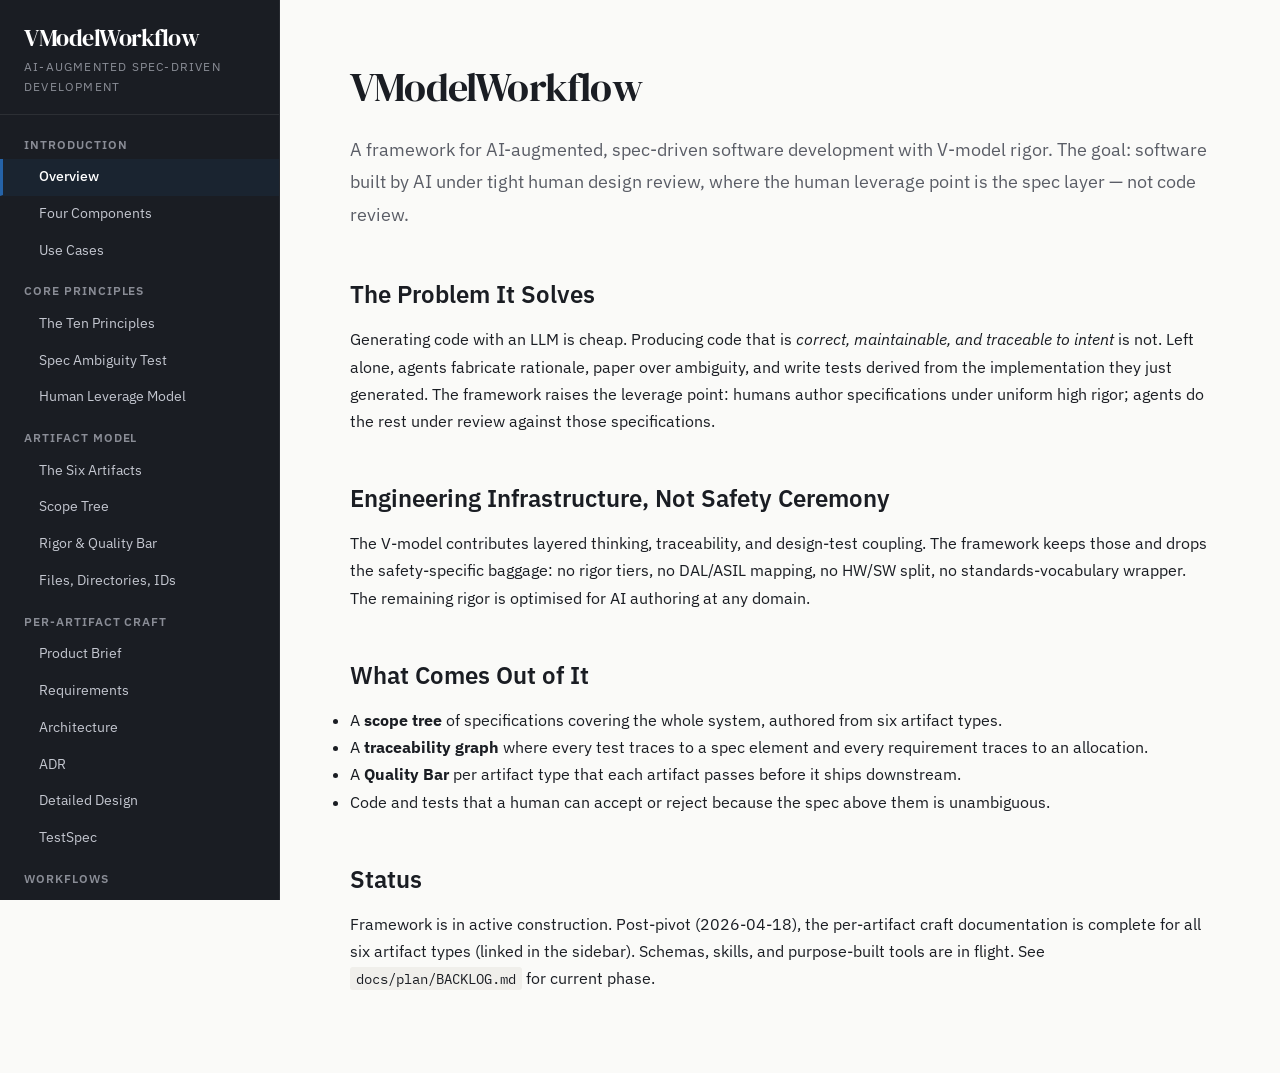
<file: docs/guide/index.html>
<!DOCTYPE html>
<html lang="en">
<head>
  <meta charset="UTF-8">
  <meta name="viewport" content="width=device-width, initial-scale=1.0">
  <title>VModelWorkflow — AI-Augmented Spec-Driven Development</title>
  <link rel="stylesheet" href="css/main.css">
</head>
<body>

<!-- ============================================================
     SIDEBAR
     ============================================================ -->
<aside class="sidebar">
  <div class="sidebar-header">
    <h1>VModelWorkflow</h1>
    <div class="subtitle">AI-Augmented Spec-Driven Development</div>
  </div>

  <nav class="sidebar-nav">
    <div class="nav-group">
      <span class="nav-group-label">Introduction</span>
      <a class="nav-link" data-section="overview" href="#overview">Overview</a>
      <a class="nav-link" data-section="four-components" href="#four-components">Four Components</a>
      <a class="nav-link" data-section="use-cases" href="#use-cases">Use Cases</a>
    </div>

    <div class="nav-group">
      <span class="nav-group-label">Core Principles</span>
      <a class="nav-link" data-section="principles" href="#principles">The Ten Principles</a>
      <a class="nav-link" data-section="spec-ambiguity-test" href="#spec-ambiguity-test">Spec Ambiguity Test</a>
      <a class="nav-link" data-section="human-leverage" href="#human-leverage">Human Leverage Model</a>
    </div>

    <div class="nav-group">
      <span class="nav-group-label">Artifact Model</span>
      <a class="nav-link" data-section="artifact-set" href="#artifact-set">The Six Artifacts</a>
      <a class="nav-link" data-section="scope-tree" href="#scope-tree">Scope Tree</a>
      <a class="nav-link" data-section="quality-bar" href="#quality-bar">Rigor &amp; Quality Bar</a>
      <a class="nav-link" data-section="file-shape" href="#file-shape">Files, Directories, IDs</a>
    </div>

    <div class="nav-group">
      <span class="nav-group-label">Per-Artifact Craft</span>
      <a class="nav-link" href="artifacts/product-brief.html">Product Brief</a>
      <a class="nav-link" href="artifacts/requirements.html">Requirements</a>
      <a class="nav-link" href="artifacts/architecture.html">Architecture</a>
      <a class="nav-link" href="artifacts/adr.html">ADR</a>
      <a class="nav-link" href="artifacts/detailed-design.html">Detailed Design</a>
      <a class="nav-link" href="artifacts/testspec.html">TestSpec</a>
    </div>

    <div class="nav-group">
      <span class="nav-group-label">Workflows</span>
      <a class="nav-link" data-section="spec-greenfield" href="#spec-greenfield">Specification (Greenfield)</a>
      <a class="nav-link" data-section="spec-retrofit" href="#spec-retrofit">Specification (Retrofit)</a>
      <a class="nav-link" data-section="update-mode" href="#update-mode">Update Mode</a>
      <a class="nav-link" data-section="build-workflow" href="#build-workflow">Build Workflow</a>
    </div>

    <div class="nav-group">
      <span class="nav-group-label">Further Reading</span>
      <a class="nav-link" data-section="skills" href="#skills">Skills Architecture</a>
      <a class="nav-link" data-section="references" href="#references">References</a>
    </div>
  </nav>
</aside>

<!-- ============================================================
     MAIN CONTENT
     ============================================================ -->
<main class="main-content">

  <!-- ===================== OVERVIEW ===================== -->
  <section id="overview" class="content-section active">
    <h2>VModelWorkflow</h2>
    <p class="lead">A framework for AI-augmented, spec-driven software development with V-model rigor. The goal: software built by AI under tight human design review, where the human leverage point is the spec layer &mdash; not code review.</p>

    <h3>The Problem It Solves</h3>
    <p>Generating code with an LLM is cheap. Producing code that is <em>correct, maintainable, and traceable to intent</em> is not. Left alone, agents fabricate rationale, paper over ambiguity, and write tests derived from the implementation they just generated. The framework raises the leverage point: humans author specifications under uniform high rigor; agents do the rest under review against those specifications.</p>

    <h3>Engineering Infrastructure, Not Safety Ceremony</h3>
    <p>The V-model contributes layered thinking, traceability, and design-test coupling. The framework keeps those and drops the safety-specific baggage: no rigor tiers, no DAL/ASIL mapping, no HW/SW split, no standards-vocabulary wrapper. The remaining rigor is optimised for AI authoring at any domain.</p>

    <h3>What Comes Out of It</h3>
    <ul>
      <li>A <strong>scope tree</strong> of specifications covering the whole system, authored from six artifact types.</li>
      <li>A <strong>traceability graph</strong> where every test traces to a spec element and every requirement traces to an allocation.</li>
      <li>A <strong>Quality Bar</strong> per artifact type that each artifact passes before it ships downstream.</li>
      <li>Code and tests that a human can accept or reject because the spec above them is unambiguous.</li>
    </ul>

    <h3>Status</h3>
    <p>Framework is in active construction. Post-pivot (2026-04-18), the per-artifact craft documentation is complete for all six artifact types (linked in the sidebar). Schemas, skills, and purpose-built tools are in flight. See <code>docs/plan/BACKLOG.md</code> for current phase.</p>
  </section>

  <!-- ===================== FOUR COMPONENTS ===================== -->
  <section id="four-components" class="content-section">
    <h2>Four Components</h2>
    <p class="lead">Four independently usable components. Adopt one, adopt all four. Full value comes from combining them.</p>

    <div class="card-grid">
      <div class="card">
        <h4>Documentation</h4>
        <p>Single source of truth. Per artifact type: five sections &mdash; V-model context, best practices, anti-patterns, examples, Quality Bar. AI skills are derived from this, not the other way round.</p>
      </div>
      <div class="card">
        <h4>Templates &amp; Schemas</h4>
        <p>Per-artifact YAML schemas encode structural rigor. Canonical Quality Bar YAML encodes semantic rigor. Scaffolder templates seed new artifacts. Schemas are mechanically validatable.</p>
      </div>
      <div class="card">
        <h4>Traceability</h4>
        <p>Forward links live in artifact front-matter. Reverse relationships (<code>realized_by</code>, <code>verified_by</code>, <code>derives</code>) are computed, not stored. Validation rules enforce completeness, cycle-freedom, and reference integrity.</p>
      </div>
      <div class="card">
        <h4>AI Skills</h4>
        <p>Craft skills (standalone authoring/review per artifact type) plus framework skills (orchestration, traceability, retrofit). Built against the documentation. Evaluated on the cheapest viable model tier.</p>
      </div>
    </div>

    <h3>Why Independent</h3>
    <div class="card">
      <p><strong>Documentation alone</strong> &mdash; teaches the craft.</p>
      <p><strong>Templates + docs</strong> &mdash; manual spec authoring.</p>
      <p><strong>Traceability + templates</strong> &mdash; automated completeness checking.</p>
      <p><strong>Craft skills + docs</strong> &mdash; AI-assisted spec authoring without framework-specific machinery.</p>
      <p><strong>All four</strong> &mdash; full AI-augmented spec-driven development.</p>
    </div>
  </section>

  <!-- ===================== USE CASES ===================== -->
  <section id="use-cases" class="content-section">
    <h2>Use Cases</h2>

    <h3>Greenfield Development</h3>
    <p>Top-down through the scope tree. Start at the root with a Product Brief. Decompose into branches (Requirements + Architecture + TestSpec at each level). Terminate at leaves with a Detailed Design + TestSpec. Each layer's specification is authored under human steering before any code is written; agents handle the mechanical decomposition work under review.</p>

    <h3>Legacy Retrofit (Primary Market Entry)</h3>
    <p>Bottom-up from existing code. Topology discovery proposes a scope tree. Per-leaf recovery drafts Detailed Design and TestSpec from code + tests. Branch and root recovery draft Architecture, Requirements, ADRs from child contracts. Human fills rationale; AI never fabricates it. The retrofit output is an honest floor of documentation &mdash; an artifact set with many <code>recovery_status: unknown</code> fields is the correct outcome when rationale is lost, not a partial failure.</p>

    <h3>Target Audience</h3>
    <p>Mid-to-senior software engineers and architects orchestrating AI agents on real codebases. Not a product-management tool; not a rigor-optional framework. If the rigor is not needed for the work at hand, this is not the right tool.</p>

    <h3>First Pilot</h3>
    <p>Java 17, Gradle, JUnit 5. A legacy codebase of ~100k lines, ~10% test coverage, requirements in mixed Word/spreadsheet/DOORS formats. The retrofit path is the primary entry vector.</p>
  </section>

  <!-- ===================== PRINCIPLES ===================== -->
  <section id="principles" class="content-section">
    <h2>The Ten Core Principles</h2>
    <p class="lead">Load-bearing axioms. Every later decision in the framework implements one or more of these.</p>

    <ol>
      <li>
        <strong>Documentation is the foundation.</strong>
        Domain knowledge lives in docs first; schemas, templates, skills are derived. If we cannot explain it in docs, we cannot claim AI skills will produce compliant output.
      </li>
      <li>
        <strong>Spec Ambiguity Test.</strong>
        Every specification artifact &mdash; at every layer &mdash; must be unambiguous enough that a junior engineer or low-mid-tier AI could act on it without guessing. Meta-gate for all specification work.
      </li>
      <li>
        <strong>Uniform high rigor.</strong>
        No rigor tiers. Every artifact is authored at maximum rigor. Rigor is encoded per-artifact as a Quality Bar checklist, not as a configurable level.
      </li>
      <li>
        <strong>Workflow decoupling.</strong>
        Specification, Build, and Retrofit are independent workflows, loosely coupled through artifacts only. No workflow calls, subscribes to, or has runtime knowledge of another.
      </li>
      <li>
        <strong>Tool/skill split.</strong>
        Tools do mechanical deterministic work (no LLM). Skills do interpretive creative work (LLM-driven). Never skills for what tools can do; never tools for what needs judgment.
      </li>
      <li>
        <strong>Tools as independent products.</strong>
        The framework bundles no tools. Tools live in their own repos, are distributed separately, and are invoked via stable CLI contracts. Each project declares its available subset.
      </li>
      <li>
        <strong>Retrofit never fabricates.</strong>
        AI must never invent content that is not derivable from code, tests, or committed evidence. Human-only fields default to <code>recovery_status: unknown</code> unless a human supplies them.
      </li>
      <li>
        <strong>Human leverage at the spec level.</strong>
        The human reviews specifications &mdash; where design intent lives &mdash; not code. Upper layers have higher human involvement per change; lower layers have higher AI autonomy.
      </li>
      <li>
        <strong>Components are independent (SOLID).</strong>
        No forced coupling between Documentation, Templates, Traceability, and Skills. Adopt incrementally.
      </li>
      <li>
        <strong>Tests derive from the layer's artifact, not from the code below.</strong>
        Unit tests derive from Detailed Design. Integration tests from Architecture. System tests from Product Brief + root Requirements. V-model verification restored.
      </li>
    </ol>
  </section>

  <!-- ===================== SPEC AMBIGUITY TEST ===================== -->
  <section id="spec-ambiguity-test" class="content-section">
    <h2>The Spec Ambiguity Test</h2>
    <p class="lead">The universal meta-gate. Every specification artifact at every layer must pass it before it is allowed downstream.</p>

    <div class="card" style="border-left: 4px solid var(--accent-trace);">
      <h4>The Test</h4>
      <p>Could a <em>junior engineer or low-mid-tier AI</em> act on this artifact and produce correct work &mdash; without guessing, without hunting external context, without pinging the author?</p>
      <p>If no, the artifact is not ready. The layer above is not done.</p>
    </div>

    <h3>Why This Is the Right Bar</h3>
    <ul>
      <li>Senior engineers silently patch ambiguity with expertise. Juniors reveal it. Low-mid-tier AI reveals it cheaply and at scale.</li>
      <li>If the cheapest capable worker can produce correct work from the spec, the spec is doing its job. If only the senior author can, the spec is a stand-in for tribal knowledge.</li>
      <li>The framework's value proposition &mdash; AI agents producing well-structured software under human design review &mdash; collapses the moment specifications require interpretation beyond what a low-mid-tier model can do.</li>
    </ul>

    <h3>Where It Bites</h3>
    <p>Every Quality Bar checklist on every artifact page ends with the Spec Ambiguity Test as its meta-gate. Passing every other checklist item does not substitute for passing this one. Failing this one blocks the artifact regardless of other passes.</p>
  </section>

  <!-- ===================== HUMAN LEVERAGE MODEL ===================== -->
  <section id="human-leverage" class="content-section">
    <h2>Human Leverage Model</h2>
    <p class="lead">Human drives at the strategic level. AI executes at the tactical level. Human verifies at the quality gate. Not an autonomous pipeline with checkpoints.</p>

    <h3>Autonomy Gradient</h3>
    <table class="field-table">
      <thead>
        <tr><th>Layer / Artifact</th><th>Agent Role</th><th>Human Role</th><th>Agent Autonomy</th></tr>
      </thead>
      <tbody>
        <tr><td>Product Brief</td><td>Proposes structure, checks gaps, drafts candidate outcomes</td><td>Drives all content &mdash; only humans know stakeholders and intent</td><td>Low</td></tr>
        <tr><td>Requirements (non-leaf)</td><td>Structures, checks completeness, suggests EARS, flags ambiguity</td><td>Drives content; validates against parent allocation</td><td>Medium</td></tr>
        <tr><td>Architecture (non-leaf)</td><td>Proposes decomposition, checks consistency, drafts Composition</td><td>Decides trade-offs; decides technology picks &rarr; ADRs</td><td>Medium</td></tr>
        <tr><td>ADR</td><td>Drafts from discussion, enforces reversibility prompt</td><td>Owns the decision</td><td>Medium drafting / Low decision</td></tr>
        <tr><td>Detailed Design (leaf)</td><td>Heavy lifting on specification</td><td>Validates trade-offs, approves</td><td>Medium-High</td></tr>
        <tr><td>TestSpec</td><td>Derives cases using derivation strategies</td><td>Reviews coverage against intent</td><td>Medium-High</td></tr>
        <tr><td>Build (code + tests)</td><td>Autonomous executor given a complete spec</td><td>Reviews output</td><td>High</td></tr>
      </tbody>
    </table>

    <p>Upper layers are interactive advisors. Lower layers are autonomous executors. Skill design matches the autonomy level of the layer it targets.</p>
  </section>

  <!-- ===================== ARTIFACT SET ===================== -->
  <section id="artifact-set" class="content-section">
    <h2>The Six Artifacts</h2>
    <p class="lead">One anchor artifact at the root. Four at every non-leaf scope. One at every leaf. ADRs cross-cutting across scopes. Every spec element is verified by tests at its own layer.</p>

    <table class="field-table">
      <thead>
        <tr><th>Artifact</th><th>Lives at</th><th>Job</th><th>Verified by</th><th>Page</th></tr>
      </thead>
      <tbody>
        <tr>
          <td><strong>Product Brief</strong></td>
          <td>Root only</td>
          <td>Anchor: why, for whom, what problem</td>
          <td>Stakeholder review</td>
          <td><a href="artifacts/product-brief.html">product-brief.html</a></td>
        </tr>
        <tr>
          <td><strong>Requirements</strong></td>
          <td>Non-leaf scopes</td>
          <td>Testable behavior specifications</td>
          <td>Acceptance / integration tests</td>
          <td><a href="artifacts/requirements.html">requirements.html</a></td>
        </tr>
        <tr>
          <td><strong>Architecture</strong></td>
          <td>Non-leaf scopes</td>
          <td>Decomposition + composition pattern</td>
          <td>Integration tests</td>
          <td><a href="artifacts/architecture.html">architecture.html</a></td>
        </tr>
        <tr>
          <td><strong>ADR</strong></td>
          <td>Cross-cutting</td>
          <td>Justify individual load-bearing decisions</td>
          <td>Review</td>
          <td><a href="artifacts/adr.html">adr.html</a></td>
        </tr>
        <tr>
          <td><strong>Detailed Design</strong></td>
          <td>Leaf scopes</td>
          <td>Internal logic, contracts, algorithms</td>
          <td>Unit tests</td>
          <td><a href="artifacts/detailed-design.html">detailed-design.html</a></td>
        </tr>
        <tr>
          <td><strong>TestSpec</strong></td>
          <td>Every scope</td>
          <td>Test specification for this scope</td>
          <td>(its own test code)</td>
          <td><a href="artifacts/testspec.html">testspec.html</a></td>
        </tr>
      </tbody>
    </table>

    <h3>ADRs Are Cross-Cutting</h3>
    <p>ADRs are pulled out as first-class artifacts, not inlined in Architecture. They live in a flat <code>/specs/adrs/</code> directory and are referenced by <code>governing_adrs</code> from any spec artifact they bound. Authoring default: <em>during</em> Architecture authoring as the composition exposes a decision.</p>

    <h3>TestSpec Has Three Flavors</h3>
    <p>Same envelope, different weight per layer. <strong>Leaf</strong> tests are unit tests &mdash; thin TestSpec cases; test code carries most of the intent. <strong>Branch</strong> tests are integration tests &mdash; preconditions, fixtures, doubles. <strong>Root</strong> tests are system / e2e scenarios &mdash; heavy steps, preconditions, expected; scenarios map to Product Brief outcomes.</p>

    <p>The canonical structural reference for all six artifacts is <code>docs/plan/TARGET_ARCHITECTURE.md §5.3</code>. Each sidebar-linked page teaches the craft for one artifact under the five-section structure.</p>
  </section>

  <!-- ===================== SCOPE TREE ===================== -->
  <section id="scope-tree" class="content-section">
    <h2>Scope Tree</h2>
    <p class="lead">The system is modelled as a tree of scopes, discovered per-system, of variable depth. The same decision types apply at every depth.</p>

    <h3>Abstract Vocabulary</h3>
    <ul>
      <li><strong>Root</strong> &mdash; the whole product. Exactly one per system. Holds the Product Brief.</li>
      <li><strong>Branch</strong> &mdash; any non-leaf scope. Holds its own Requirements, Architecture, TestSpec, and child scopes.</li>
      <li><strong>Leaf</strong> &mdash; where subdivision stops earning its keep. Holds a Detailed Design, TestSpec, and ultimately code.</li>
    </ul>

    <p>Projects may tag scopes with domain-local names (<code>level_name: "subsystem" | "component" | "module"</code>) for display. The framework still uses root/branch/leaf internally. <strong>Layer axis = decision kind, not structural scope.</strong> Requirements / architecture / design / tests are decision types that apply at any scope depth.</p>

    <h3>Heuristics for When to Subdivide</h3>
    <ul>
      <li><strong>Depth test</strong> &mdash; if children interact in ways the parent's Architecture cannot explain, go deeper.</li>
      <li><strong>Cognitive-load test</strong> &mdash; a scope should fit in one Requirements+Architecture pair a reviewer can hold in their head.</li>
      <li><strong>Change-blast test</strong> &mdash; if subdividing would not let parts change independently, you have gone too deep.</li>
    </ul>

    <h3>Deployment and Wiring</h3>
    <p>Architecture Composition is the authoritative spec for runtime pattern, wiring approach, and deployment intent. IaC artifacts (terraform / Kubernetes / docker-compose) implement that intent &mdash; no separate Detailed Design layer above them. Integration and end-to-end coverage are carried by branch- and root-scope TestSpec tracing to Architecture Composition and child interfaces.</p>
  </section>

  <!-- ===================== QUALITY BAR ===================== -->
  <section id="quality-bar" class="content-section">
    <h2>Rigor &amp; Quality Bar</h2>
    <p class="lead">No tiers. No T0/T1/T2, no DAL, no ASIL. Every artifact is authored at uniform highest rigor, encoded per-artifact as a Quality Bar checklist.</p>

    <h3>Why Uniform</h3>
    <p>Tier systems create escape valves that defeat themselves. The rigor-cost curve is flat for AI authoring: the marginal cost of producing a well-structured artifact versus a lightly-structured one is negligible once the authoring skill exists. Tiers add configuration complexity, invite miscalibration, and give authors a plausible-deniability lever for cutting corners.</p>

    <h3>Two Layers of Rigor</h3>
    <div class="card-grid">
      <div class="card">
        <h4>Structural (mechanical)</h4>
        <p>Lives in the artifact schema. Mandatory sections, required fields, required traceability links. Mechanically validatable: <code>vmodel validate &lt;artifact&gt;</code> returns pass/fail.</p>
      </div>
      <div class="card">
        <h4>Semantic (Quality Bar)</h4>
        <p>A concrete Yes/No checklist grouped by concern, subject to the Spec Ambiguity Test as its meta-gate. Authored as the fifth section in each artifact page; extracted as canonical YAML in Phase 3.</p>
      </div>
    </div>

    <h3>Cascade</h3>
    <p>Quality Bar is additive per layer. Upstream failure blocks downstream approval. A leaf Detailed Design cannot pass review if its parent Architecture Quality Bar has unresolved items. Tooling surfaces the chain rather than allowing a reviewer to rubber-stamp a leaf on top of a broken parent.</p>

    <h3>No Relaxed Variants</h3>
    <p>There is no "lightweight mode" for small projects or prototypes. If the rigor is not needed, the framework is not the right tool.</p>

    <h3>Per-Artifact Dimensions</h3>
    <table class="field-table">
      <thead>
        <tr><th>Artifact</th><th>Key dimensions</th></tr>
      </thead>
      <tbody>
        <tr><td>Product Brief</td><td>Stakeholder completeness, problem evidence, outcome specificity, non-goals explicit, success criteria measurable</td></tr>
        <tr><td>Requirements</td><td>EARS where apt, rationale present, QAs measurable, interface contracts, constraint inheritance traced</td></tr>
        <tr><td>Architecture</td><td>Composition section complete (patterns, wiring, deployment intent), every child allocated, every req allocated, ADRs linked, interfaces contracted</td></tr>
        <tr><td>ADR</td><td>Context specific, &ge; 2 alternatives, reversibility sub-prompt answered, affected scopes listed</td></tr>
        <tr><td>Detailed Design</td><td>Junior-implementable, contracts on every public function, state machines explicit, error handling complete, language-portable</td></tr>
        <tr><td>TestSpec</td><td>Derivation strategies applied, coverage targets declared, every spec element has &ge; 1 test, non-empty <code>verifies</code> on every case</td></tr>
      </tbody>
    </table>
  </section>

  <!-- ===================== FILE SHAPE ===================== -->
  <section id="file-shape" class="content-section">
    <h2>Files, Directories, IDs</h2>

    <h3>File Shape</h3>
    <p>Single-file Markdown per artifact. YAML front-matter for metadata and outgoing traceability links. Body: prose sections + embedded YAML blocks for repeated structured items (per-requirement, per-child, per-test-case, per-function) + Mermaid diagrams. <strong>Artifacts are self-contained</strong> &mdash; an artifact that requires a separate lookup to be understood fails the Spec Ambiguity Test.</p>

    <h3>Directory Layout</h3>
    <p>The scope tree mirrors the directory tree under a configurable <code>/specs/</code> root. ADRs flat in <code>/specs/adrs/</code>.</p>

    <div class="code-block"><code>/specs/
  product_brief.md            # root scope
  requirements.md             # root scope
  architecture.md             # root scope
  testspec.md                 # root scope
  /adrs/                      # flat, cross-cutting
    adr-001-use-postgres.md
  /app/                       # branch scope
    requirements.md
    architecture.md
    testspec.md
    /checkout/                # leaf scope
      detailed_design.md
      testspec.md</code></div>

    <p>Root-scope artifacts live directly at <code>/specs/</code>. "Root" is implicit, not a directory name. Scope directories use <code>kebab-case</code>; artifact filenames are <code>snake_case</code>.</p>

    <h3>ID Scheme</h3>
    <p>Prefix-scope-sequence, stable across file renames. Traceability links reference IDs, not paths.</p>

    <table class="field-table">
      <thead>
        <tr><th>Artifact</th><th>Format</th><th>Example</th></tr>
      </thead>
      <tbody>
        <tr><td>Product Brief</td><td><code>PB</code></td><td><code>PB</code></td></tr>
        <tr><td>Requirement</td><td><code>REQ-{scope}-{seq}</code></td><td><code>REQ-app-checkout-042</code></td></tr>
        <tr><td>Architecture</td><td><code>ARCH-{scope}</code></td><td><code>ARCH-app-checkout</code></td></tr>
        <tr><td>Detailed Design</td><td><code>DD-{scope}-{name}</code></td><td><code>DD-app-checkout-discount-calc</code></td></tr>
        <tr><td>TestSpec</td><td><code>TS-{scope}</code></td><td><code>TS-app-checkout</code></td></tr>
        <tr><td>Test Case</td><td><code>TC-{testspec-id}-{seq}</code></td><td><code>TC-TS-app-checkout-007</code></td></tr>
        <tr><td>ADR</td><td><code>ADR-{seq}-{slug}</code></td><td><code>ADR-012-use-postgres</code></td></tr>
      </tbody>
    </table>
  </section>

  <!-- ===================== SPEC GREENFIELD ===================== -->
  <section id="spec-greenfield" class="content-section">
    <h2>Specification Workflow &mdash; Greenfield</h2>
    <p class="lead">Top-down from root scope. Per-layer unified pattern: specify &rarr; (build elsewhere) &rarr; allocate to children &rarr; recurse.</p>

    <h3>Per-Layer Pattern</h3>
    <div class="code-block"><code>Input: parent allocation (or Product Brief at root)
        &darr;
   SPECIFY (what)
   &mdash; Non-leaf: Requirements + Architecture
   &mdash; Leaf:     Detailed Design
   &mdash; Any:      ADRs (technical picks &rarr; constraints flow down)
   &mdash; Any:      TestSpec (authored here, before any code)
        &darr;
   (Build workflow &mdash; separately, elsewhere)
   &mdash; Root:    deploy orchestration + e2e / system tests
   &mdash; Branch:  wiring / glue code   + integration tests
   &mdash; Leaf:    code                 + unit tests
        &darr;
   Non-leaf: allocate reqs to children &rarr; recurse</code></div>

    <h3>Completion Criterion Per Scope</h3>
    <ul>
      <li>Every spec artifact passes its Quality Bar (structural + semantic).</li>
      <li>Traceability validation passes for the scope.</li>
      <li>Every TestSpec case has non-empty <code>verifies</code>.</li>
      <li>No <code>recovery_status: unknown</code> on any blocking field.</li>
    </ul>
    <p>Anyone can query this. The Specification workflow emits it <em>at nobody</em>; it is a derived property of the traceability graph.</p>

    <h3>Human-Gate Gradient</h3>
    <p>Higher layers drive more human involvement per change; lower layers have higher AI autonomy. This is a property of skills and flow, not encoded in schemas. See <a href="#human-leverage" onclick="window.showSection &amp;&amp; showSection('human-leverage')">Human Leverage Model</a>.</p>
  </section>

  <!-- ===================== SPEC RETROFIT ===================== -->
  <section id="spec-retrofit" class="content-section">
    <h2>Specification Workflow &mdash; Retrofit</h2>
    <p class="lead">Not a separate workflow. The Specification workflow run bottom-up with a topology-discovery phase prepended. Same artifact set, same Quality Bar, same Spec Ambiguity Test.</p>

    <h3>Four Phases</h3>
    <ol>
      <li><strong>Topology discovery.</strong> Dependency / package / module analysis produces a candidate scope tree. AI proposes; human validates. Output: an agreed scope tree before any artifact authoring.</li>
      <li><strong>Leaf recovery.</strong> Per leaf, from code + existing tests, draft a Detailed Design, TestSpec, and leaf ADRs for visible technology. Human adds intent (why this leaf exists, what invariants must hold). Spec Ambiguity Test is the gate.</li>
      <li><strong>Branch + root recovery.</strong> Bottom-up. Draft Architecture from child designs (composition pattern, interfaces, allocations). Draft Requirements from child contracts + externally supplied QAs. Draft TestSpec (integration at branch, system at root). Draft ADRs for visible technology. Human supplies missing rationale.</li>
      <li><strong>Product Brief recovery</strong> (optional). Requires conversations with product owners / users. Deferred when stakeholders are inaccessible; the system runs on everything below without it.</li>
    </ol>

    <h3>Read-Only on Code</h3>
    <p>Retrofit produces specifications + a gap report. Code modifications are a separate follow-up activity.</p>

    <h3>Recovery Status Discipline</h3>
    <p>Fields split by type.</p>
    <div class="card-grid">
      <div class="card">
        <h4>Code-derivable fields</h4>
        <p>Evidence exists in code, tests, git, schemas, committed comments.</p>
        <p>Allowed states: <code>verified</code> | <code>reconstructed</code> | <code>unknown</code>.</p>
      </div>
      <div class="card" style="border-left: 4px solid var(--accent-trace);">
        <h4>Human-only fields</h4>
        <p>No code-derivable source. ADR context / alternatives / rationale / anticipated consequences. Requirements rationale. Product Brief sections. Detailed Design intent.</p>
        <p>Allowed states: <code>verified</code> | <code>unknown</code> only. <strong>No <code>reconstructed</code> state.</strong></p>
      </div>
    </div>
    <p>The retrofit skill <strong>must refuse</strong> to populate human-only fields with AI inference. Enforced at the skill / tool level. Fabrication of rationale is a hard rule violation, not a quality issue.</p>

    <h3>Gap Report</h3>
    <p>First-class deliverable, alongside artifacts.</p>
    <table class="field-table">
      <thead>
        <tr><th>Gap</th><th>Meaning</th><th>Framework response</th></tr>
      </thead>
      <tbody>
        <tr><td>Unintentioned leaf</td><td>Leaf with no discoverable purpose after human review</td><td>Candidate for removal / refactoring</td></tr>
        <tr><td>Test coverage gap</td><td>DD contract has no linked test</td><td>Backlog item for test writing</td></tr>
        <tr><td>Ambiguous spec</td><td>Artifact fails Spec Ambiguity Test even after human review</td><td>Refactor code for clarity, or document the gap</td></tr>
        <tr><td>Lost rationale</td><td>Requirement derivable but rationale absent</td><td><code>recovery_status: unknown</code> &rarr; stakeholder follow-up</td></tr>
        <tr><td>Structural drift</td><td>Retrofit-derived architecture differs from existing documented architecture</td><td>Flag; reconciliation required</td></tr>
        <tr><td>ADR without decision record</td><td>Technology visible in code but context lost</td><td>ADR drafted with <code>recovery_status: unknown</code> on context / alternatives</td></tr>
      </tbody>
    </table>

    <p>Primary purpose of retrofit: establish an honest floor of documentation from which forward development can proceed. Secondary: surface gaps. A retrofit output with many <code>unknown</code> fields is not a partial failure &mdash; it is the correct outcome when rationale is lost.</p>
  </section>

  <!-- ===================== UPDATE MODE ===================== -->
  <section id="update-mode" class="content-section">
    <h2>Update Mode</h2>
    <p class="lead">Enter at the highest layer that must change. A change enters at layer N if N is where something genuinely new (not derivable from existing artifacts) gets introduced.</p>

    <h3>Entry-Layer Decision Table</h3>
    <table class="field-table">
      <thead>
        <tr><th>Change source</th><th>Entry layer</th></tr>
      </thead>
      <tbody>
        <tr><td>New stakeholder, outcome, scope expansion</td><td>Product Brief</td></tr>
        <tr><td>New behavior under an existing outcome</td><td>Requirements (at the scope where it applies)</td></tr>
        <tr><td>Re-allocation of existing behavior to a different component</td><td>Architecture</td></tr>
        <tr><td>Technology swap / pattern change</td><td>ADR + Architecture Composition</td></tr>
        <tr><td>Algorithm or state-machine change</td><td>Detailed Design</td></tr>
        <tr><td>Bug fix where spec was correct, code was wrong</td><td>Implementation (Build workflow)</td></tr>
        <tr><td>Bug fix where spec was ambiguous or wrong</td><td>The layer whose spec was wrong</td></tr>
      </tbody>
    </table>

    <h3>Candidate-Set Propagation</h3>
    <p>Tooling walks traceability forward from the entry-layer change and produces a <strong>candidate set</strong> of artifacts that may need updates. The change is incomplete until every candidate is either updated or explicitly closed as "no change needed" with a brief reason.</p>

    <h3>Upward Propagation</h3>
    <p>If a gap is discovered downstream, the change's entry layer retroactively rises. The impact set recomputes from the higher entry. If a code fix implies the spec was wrong, the spec is the entry &mdash; not the code.</p>
  </section>

  <!-- ===================== BUILD WORKFLOW ===================== -->
  <section id="build-workflow" class="content-section">
    <h2>Build Workflow</h2>
    <p class="lead">Consumes specifications, produces code + tests. Designed in its own later session; decisions already fixed below.</p>

    <h3>Already Decided</h3>
    <ul>
      <li><strong>No runtime coupling to Specification.</strong> Artifacts are the sole contract.</li>
      <li><strong>Build chunks as it sees fit.</strong> Pick-up strategy is Build's call based on its own context budget and decomposition choices.</li>
      <li><strong>Build-side artifacts add <code>realizes</code> links</strong> to the traceability graph. Spec artifacts stay oblivious to them.</li>
      <li><strong>Insufficient spec &rarr; escalate.</strong> When Build cannot implement, the change enters the Specification workflow at the appropriate layer. Build does not hunt external channels for intent; if intent is not in the spec, the spec failed the Spec Ambiguity Test and the spec updates.</li>
      <li><strong>Declarative IaC has no extra DD layer.</strong> Architecture Composition is the intent spec; IaC (terraform / k8s / compose) is the implementation.</li>
    </ul>

    <h3>Open Question</h3>
    <p>Whether imperative wiring code (DI containers, middleware stacks, event-bus setup) warrants its own Detailed Design, or whether Architecture Composition + integration TestSpec is sufficient. Deferred to the Build workflow design session.</p>
  </section>

  <!-- ===================== SKILLS ===================== -->
  <section id="skills" class="content-section">
    <h2>Skills Architecture</h2>
    <p class="lead">Three-layer model: skills (atomic units) &rarr; agents (specialised execution environments) &rarr; orchestration (pipeline control). Skills are built against the Documentation component.</p>

    <h3>The Three Layers</h3>
    <ul>
      <li><strong>Skills</strong> &mdash; atomic units. <em>Craft skills</em> (standalone best practices, framework-independent) and <em>framework skills</em> (VModelWorkflow-specific: template formats, traceability link creation, orchestration glue).</li>
      <li><strong>Agents</strong> &mdash; specialised execution environments. Subagents with isolated contexts, scoped tool access, structured I/O contracts. Compose skills into producer and reviewer roles.</li>
      <li><strong>Orchestration</strong> &mdash; pipeline control. Research / plan session, task decomposer, pipeline controller. Document-based handoffs via YAML on disk &mdash; any session can crash and restart from the last written artifact.</li>
    </ul>

    <h3>Skill Design Rules</h3>
    <ul>
      <li>Naming: <code>vmodel-skill-*</code> and <code>vmodel-agent-*</code>.</li>
      <li>Evaluated on the cheapest viable model tier (typically Haiku) with baseline comparison. Skills must prove value at the cheap tier &mdash; otherwise the leverage is illusory.</li>
      <li>Document-based handoffs for crash-tolerance and auditability.</li>
    </ul>

    <div class="card">
      <p><strong>Stale-reference note.</strong> The detailed skills-architecture HTML at <a href="skills-architecture.html">skills-architecture.html</a> is <em>pre-pivot</em> and does not reflect the six-artifact model. It will be rewritten in Phase 5 (<code>BACKLOG §3.5</code>). Until then, treat the detailed page as historical record; this section plus <code>TARGET_ARCHITECTURE §11</code> are authoritative.</p>
    </div>
  </section>

  <!-- ===================== REFERENCES ===================== -->
  <section id="references" class="content-section">
    <h2>References</h2>

    <h3>Planning Documents (authoritative)</h3>
    <ul>
      <li><code>docs/plan/TARGET_ARCHITECTURE.md</code> &mdash; stable architectural reference. Six-artifact model, workflows, rigor model, traceability model, tools architecture, open questions.</li>
      <li><code>docs/plan/BACKLOG.md</code> &mdash; execution plan. Phase state, upcoming work, deferred items.</li>
      <li><code>docs/plan/PHASE2_AUTHORING_PATTERN.md</code> &mdash; craft-documentation authoring pattern captured during Phase 2.</li>
      <li><code>CLAUDE.md</code> &mdash; project conventions and working process.</li>
    </ul>

    <h3>Per-Artifact Craft Pages</h3>
    <ul>
      <li><a href="artifacts/product-brief.html">Product Brief</a></li>
      <li><a href="artifacts/requirements.html">Requirements</a></li>
      <li><a href="artifacts/architecture.html">Architecture</a></li>
      <li><a href="artifacts/adr.html">ADR</a></li>
      <li><a href="artifacts/detailed-design.html">Detailed Design</a></li>
      <li><a href="artifacts/testspec.html">TestSpec</a></li>
    </ul>

    <h3>Archive</h3>
    <p>Pre-pivot design record preserved at <code>archive/pre-pivot-2026-04-18/</code>. Includes: original status session (<code>status.md</code>), concept-map README, pre-pivot artifact HTML pages (superseded by the six post-pivot pages above), and archived domain-translation JSON plugins.</p>
  </section>

</main>

<!-- ============================================================
     SCRIPTS
     ============================================================ -->
<script src="js/app.js"></script>
<script>
(function() {
  'use strict';

  const nav = createNavigation(document);

  window.showSection = function(sectionId) {
    nav.showSection(sectionId);
    history.replaceState(null, '', '#' + sectionId);
  };

  document.querySelectorAll('.nav-link').forEach(link => {
    link.addEventListener('click', function(e) {
      const href = this.getAttribute('href') || '';
      if (href && !href.startsWith('#')) return;
      e.preventDefault();
      const section = this.getAttribute('data-section');
      if (section) window.showSection(section);
    });
  });

  function navigateFromHash() {
    const hash = window.location.hash.replace('#', '');
    if (hash) {
      nav.showSection(hash);
    } else {
      nav.showSection('overview');
    }
  }
  window.addEventListener('hashchange', navigateFromHash);
  navigateFromHash();
})();
</script>

</body>
</html>
</file>
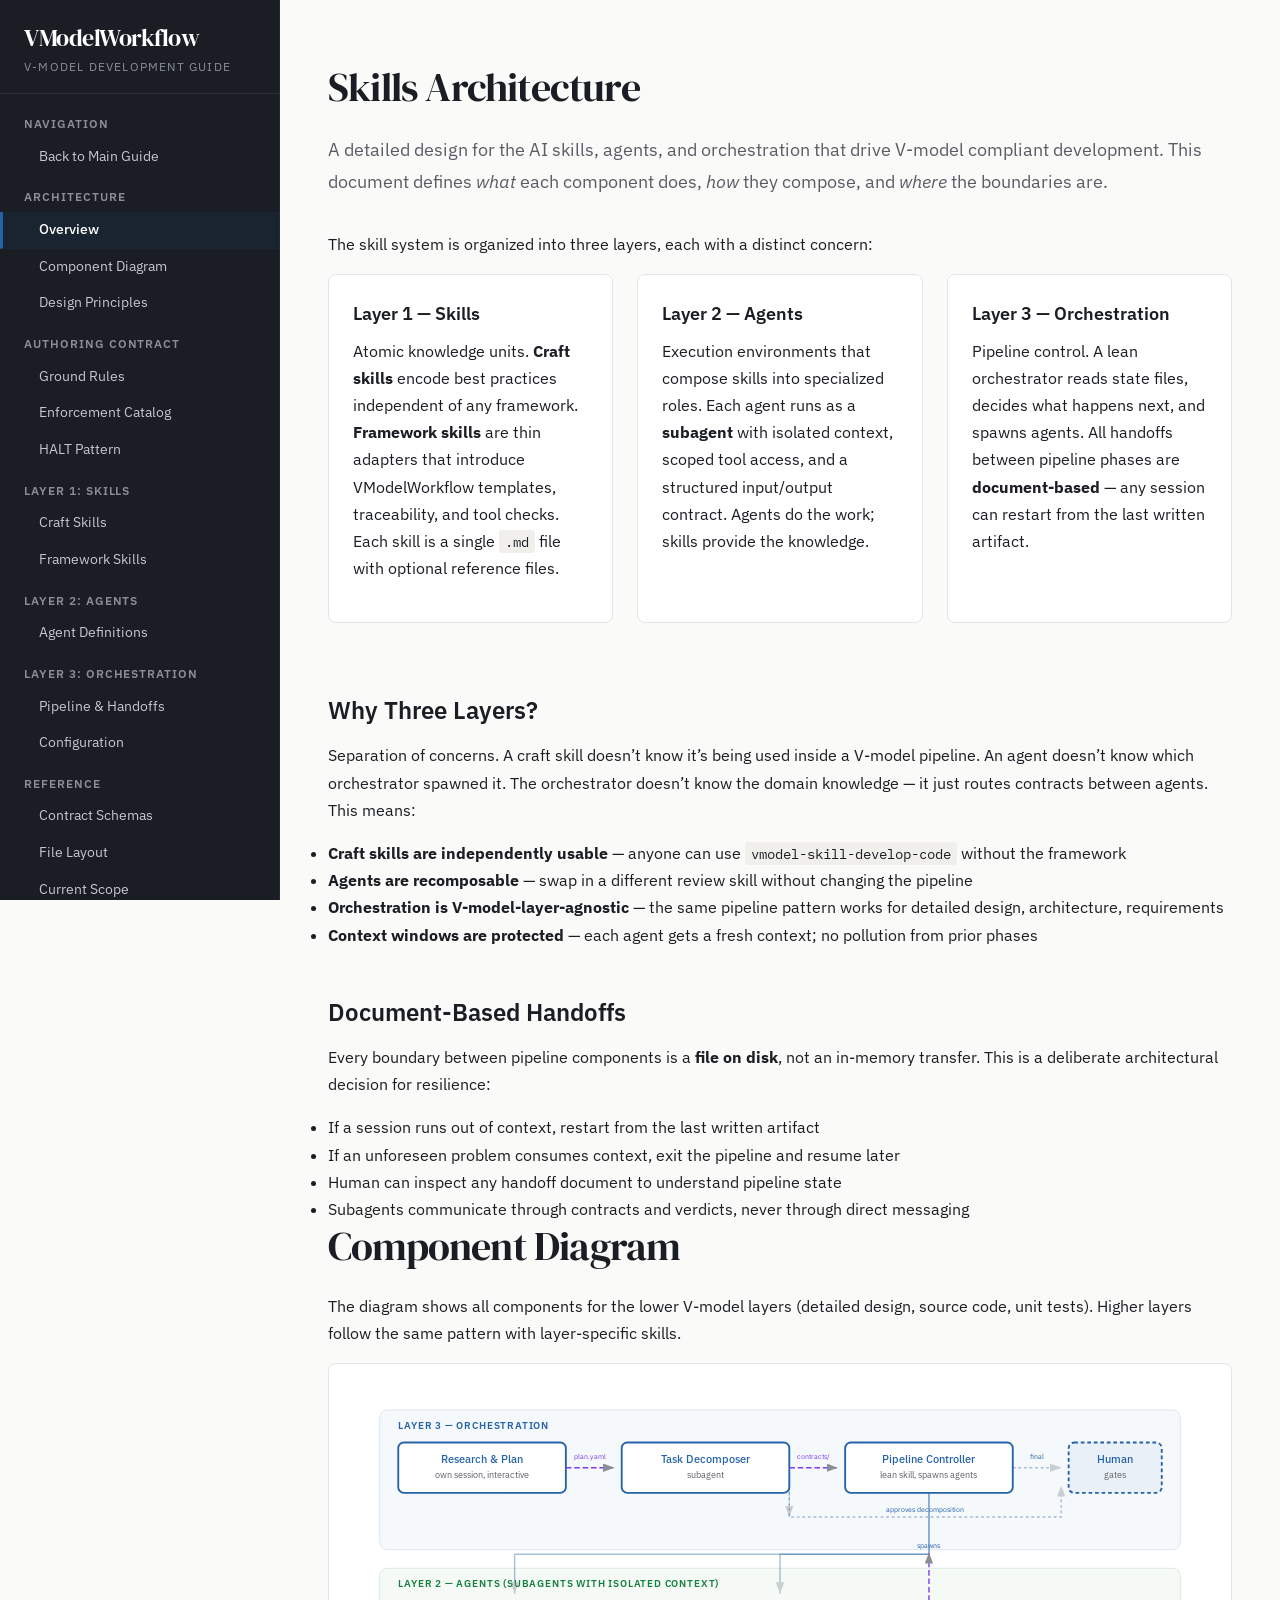
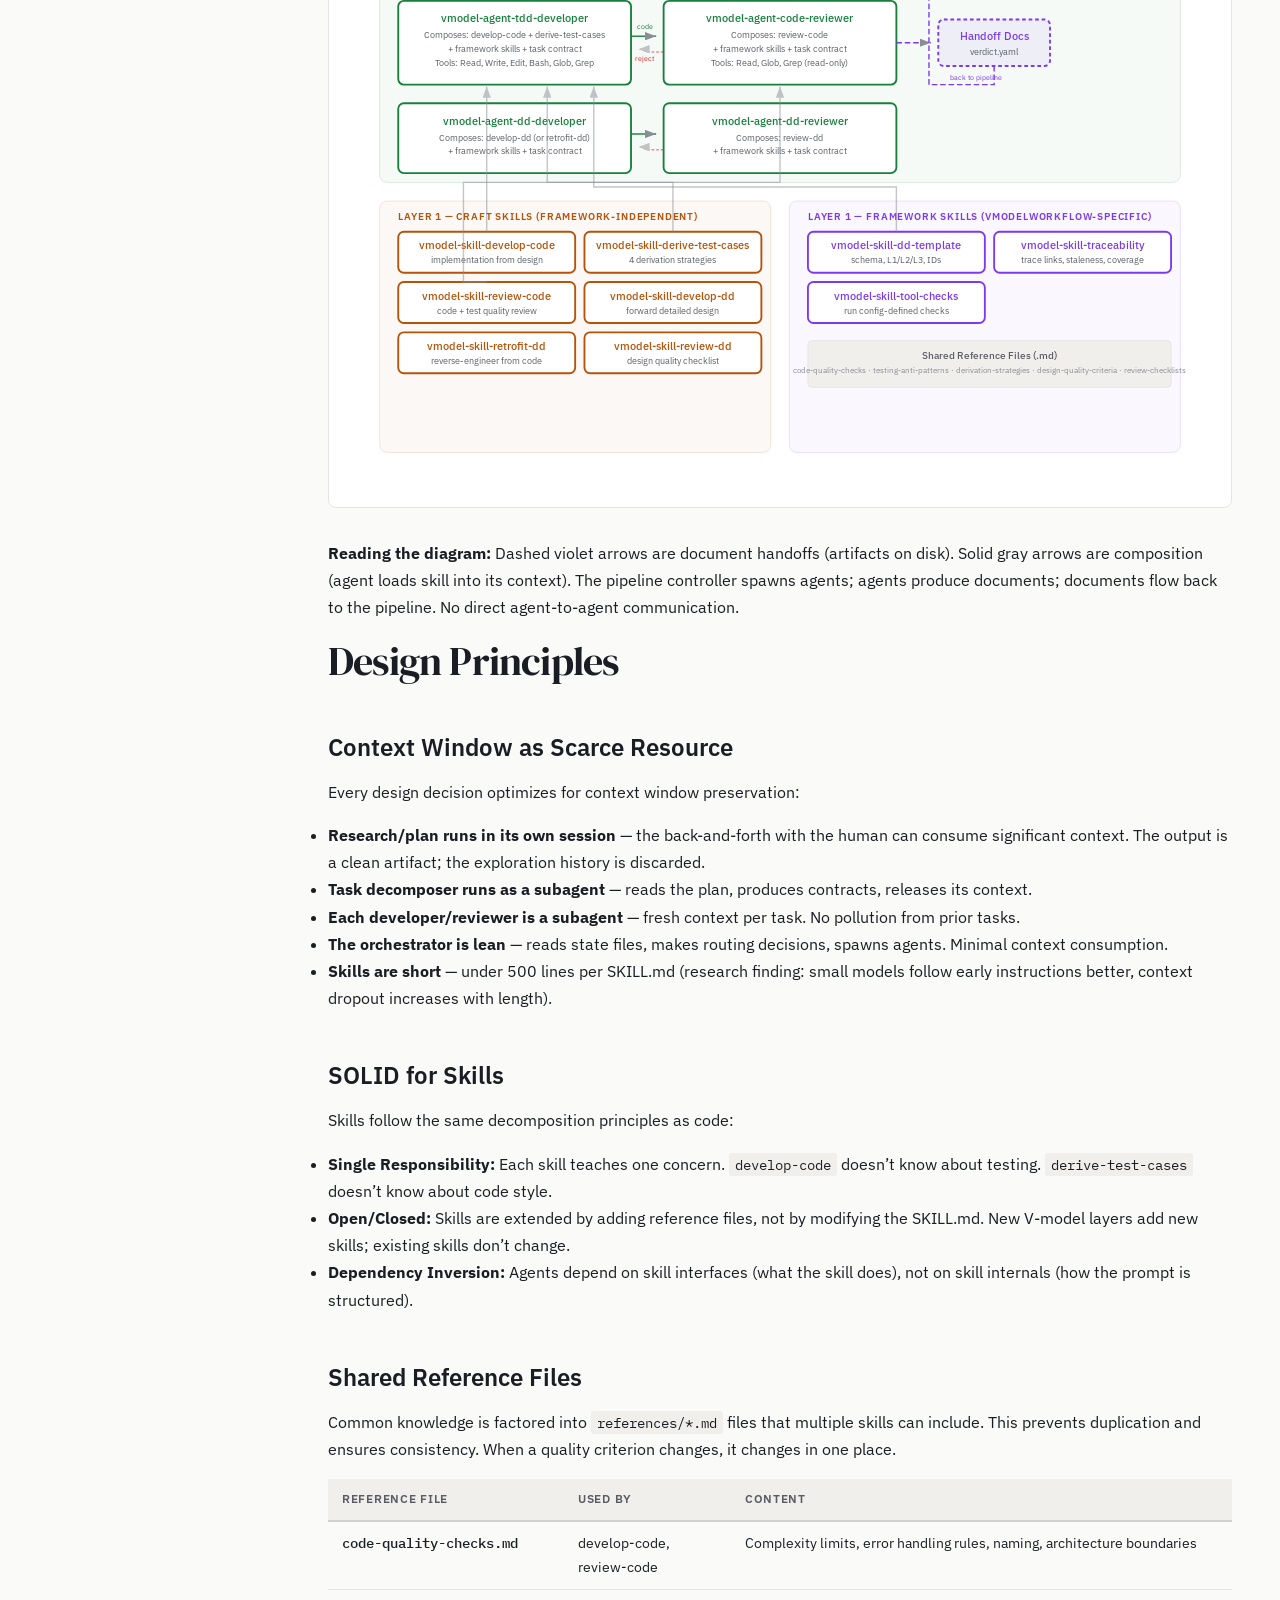
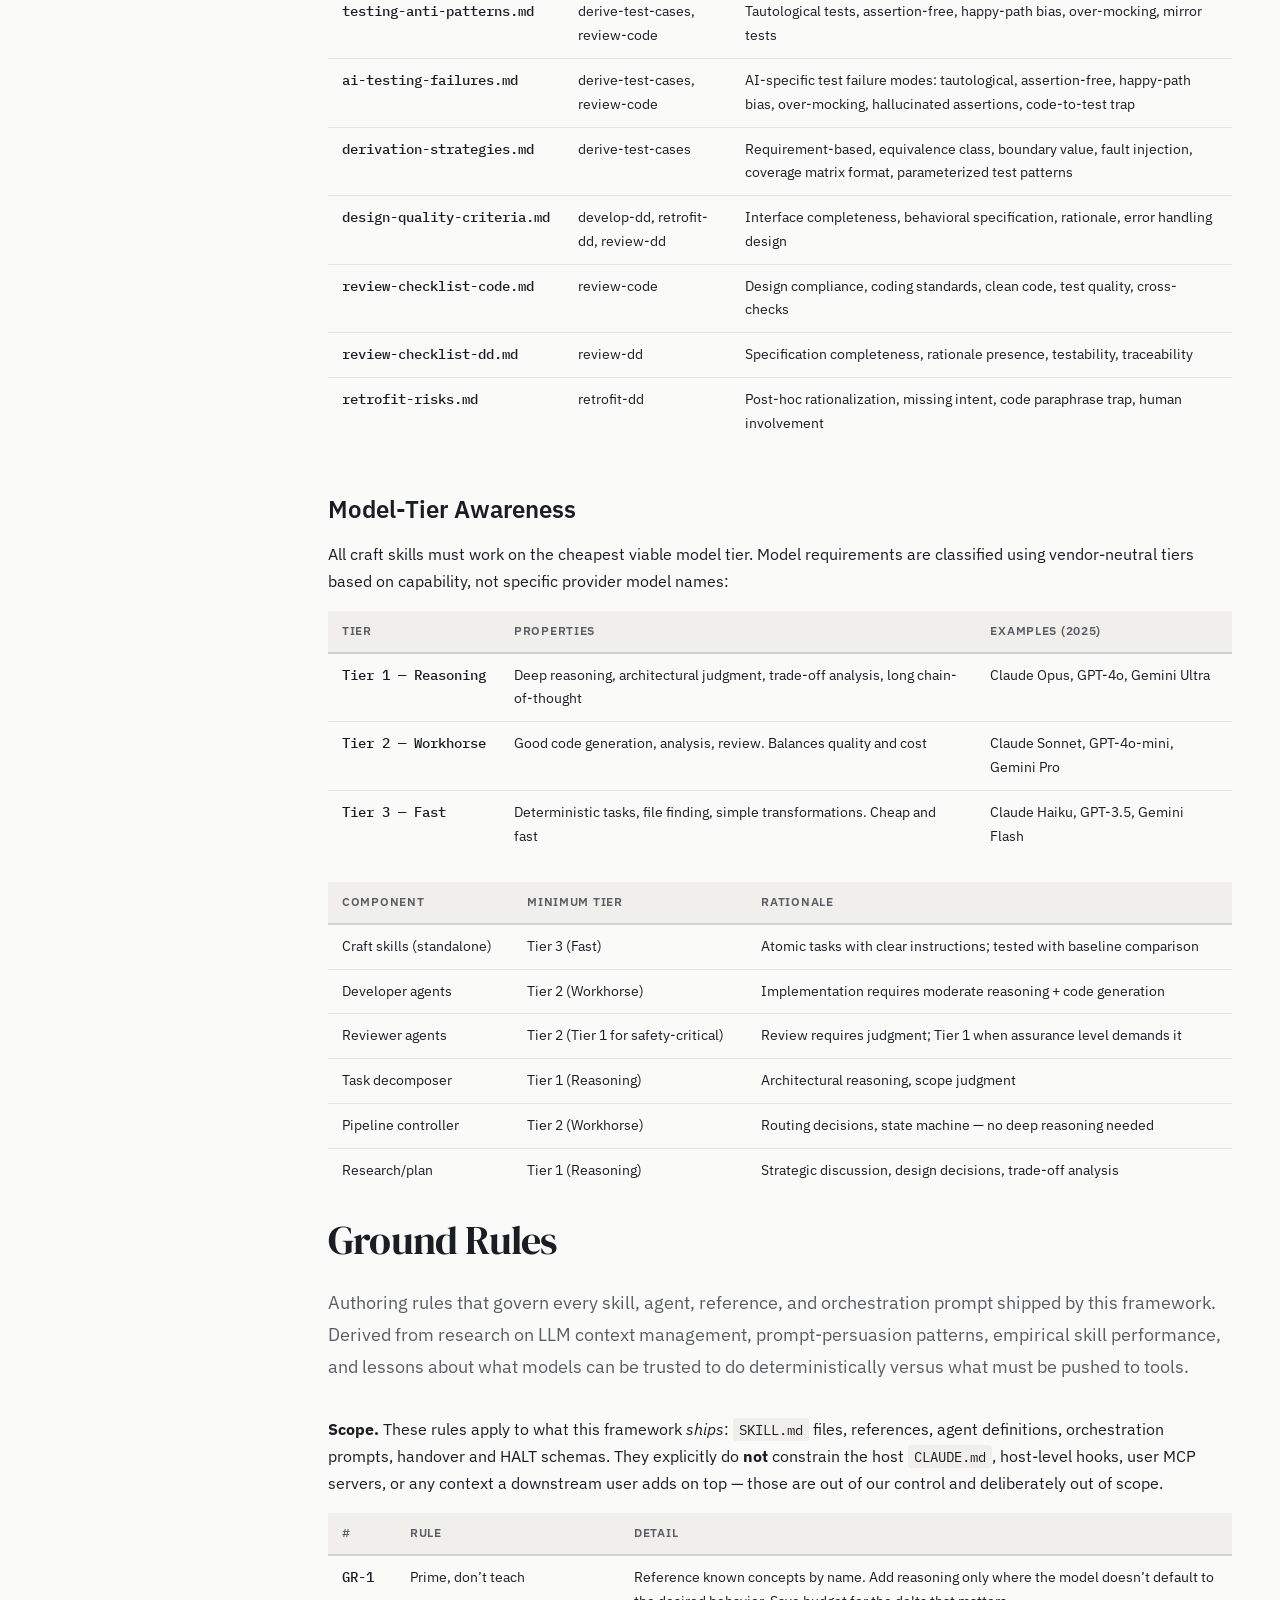
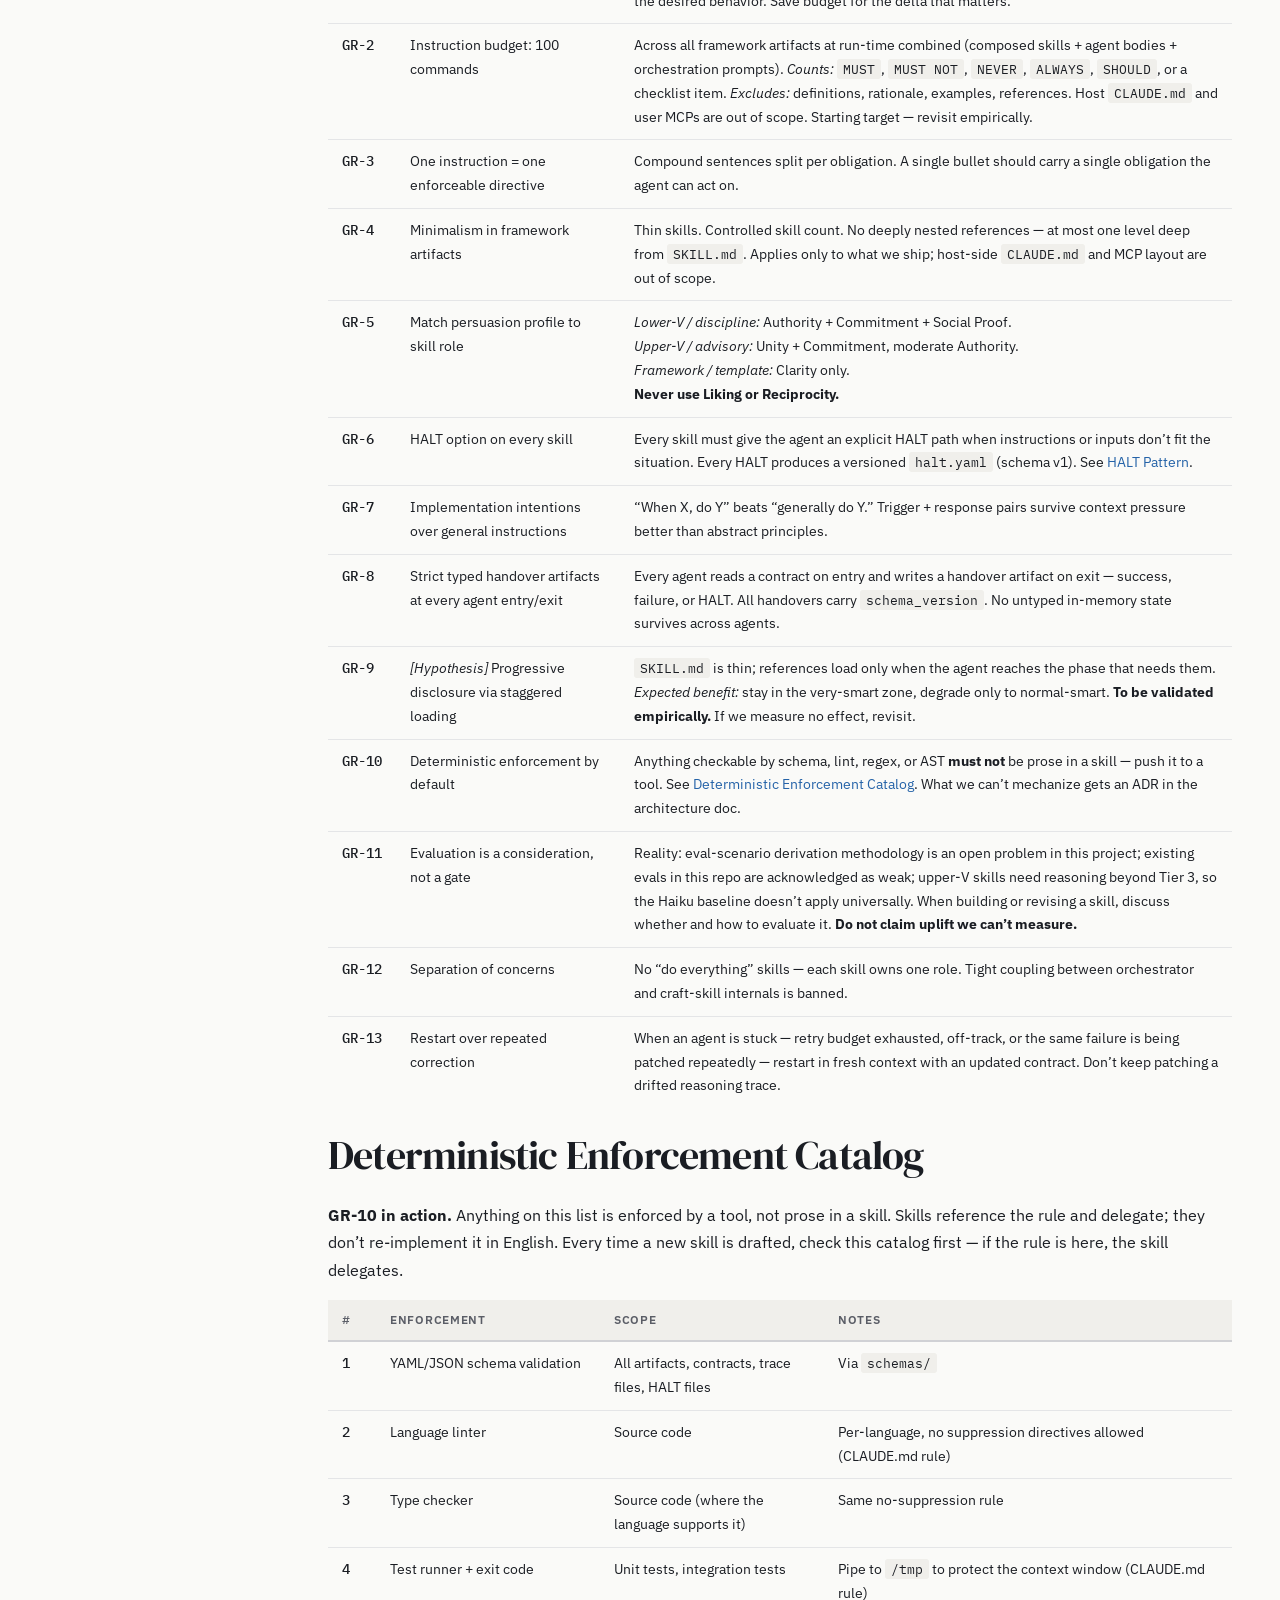
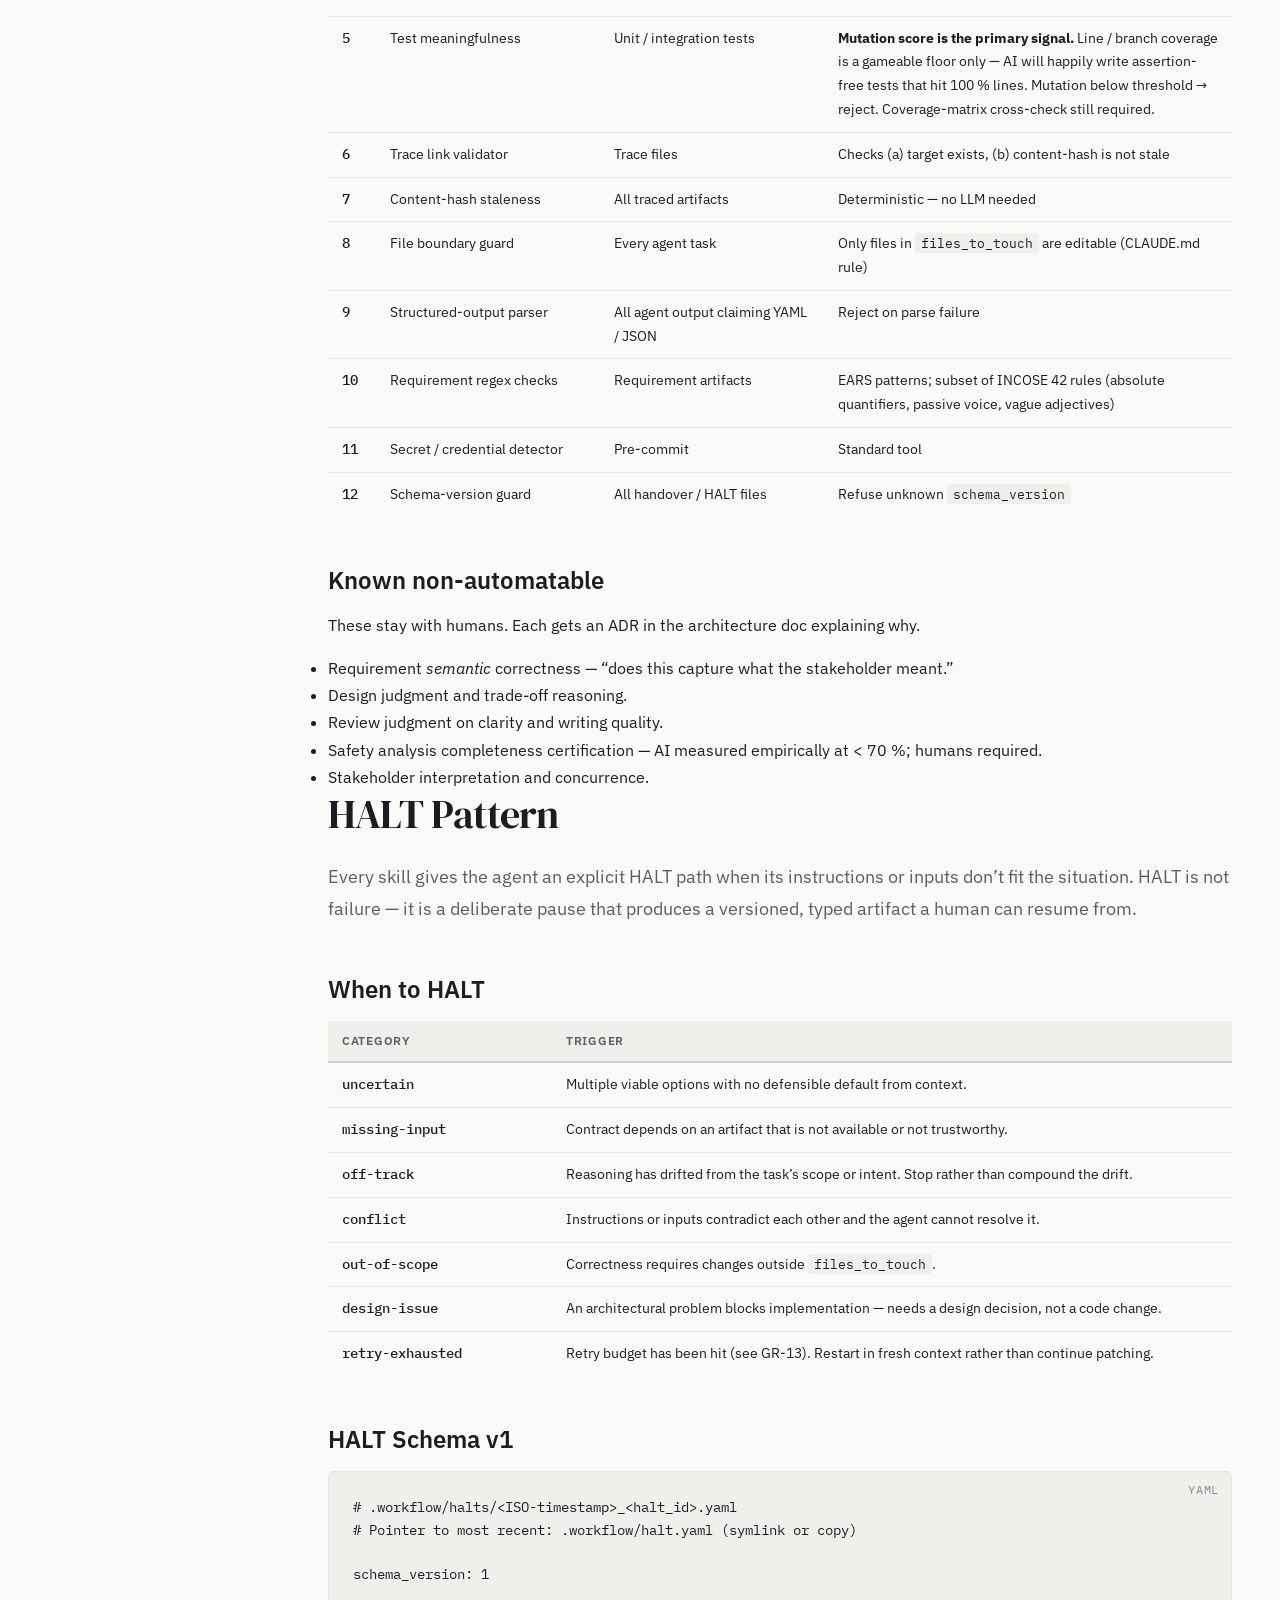
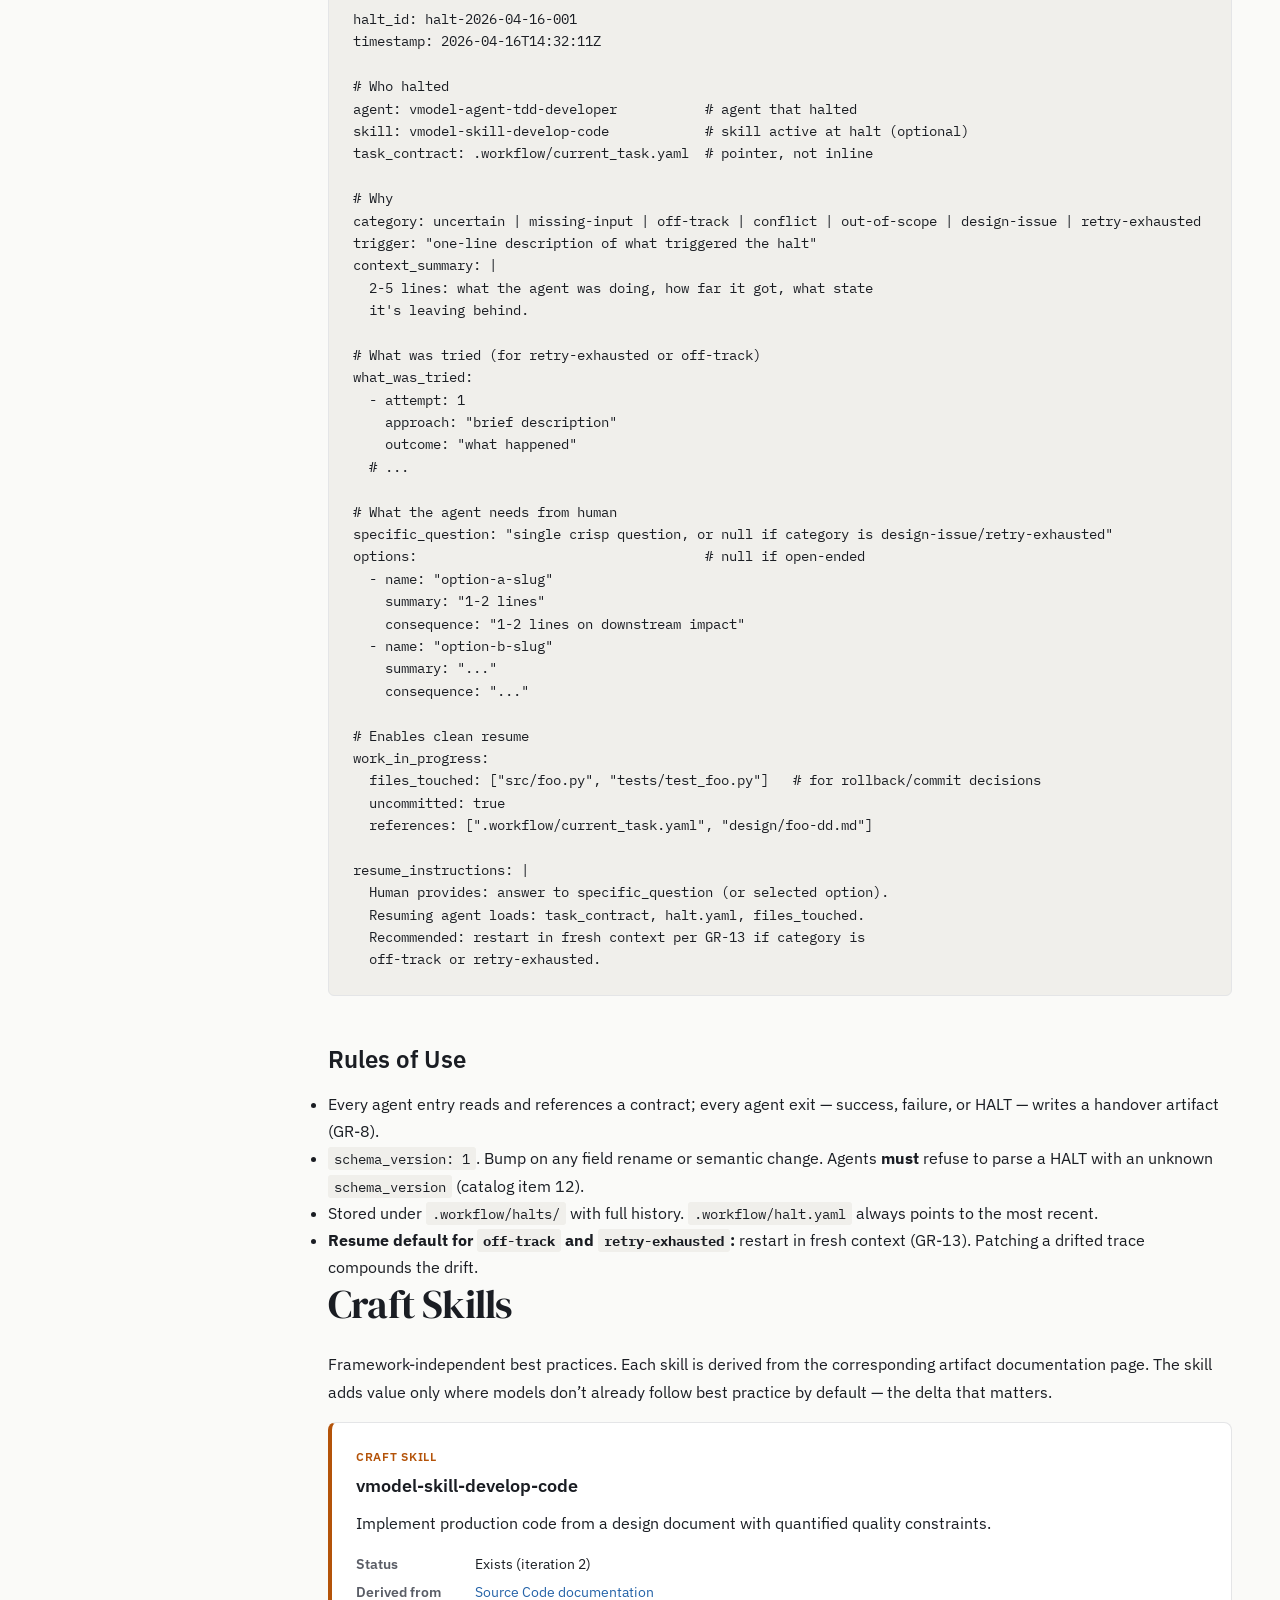
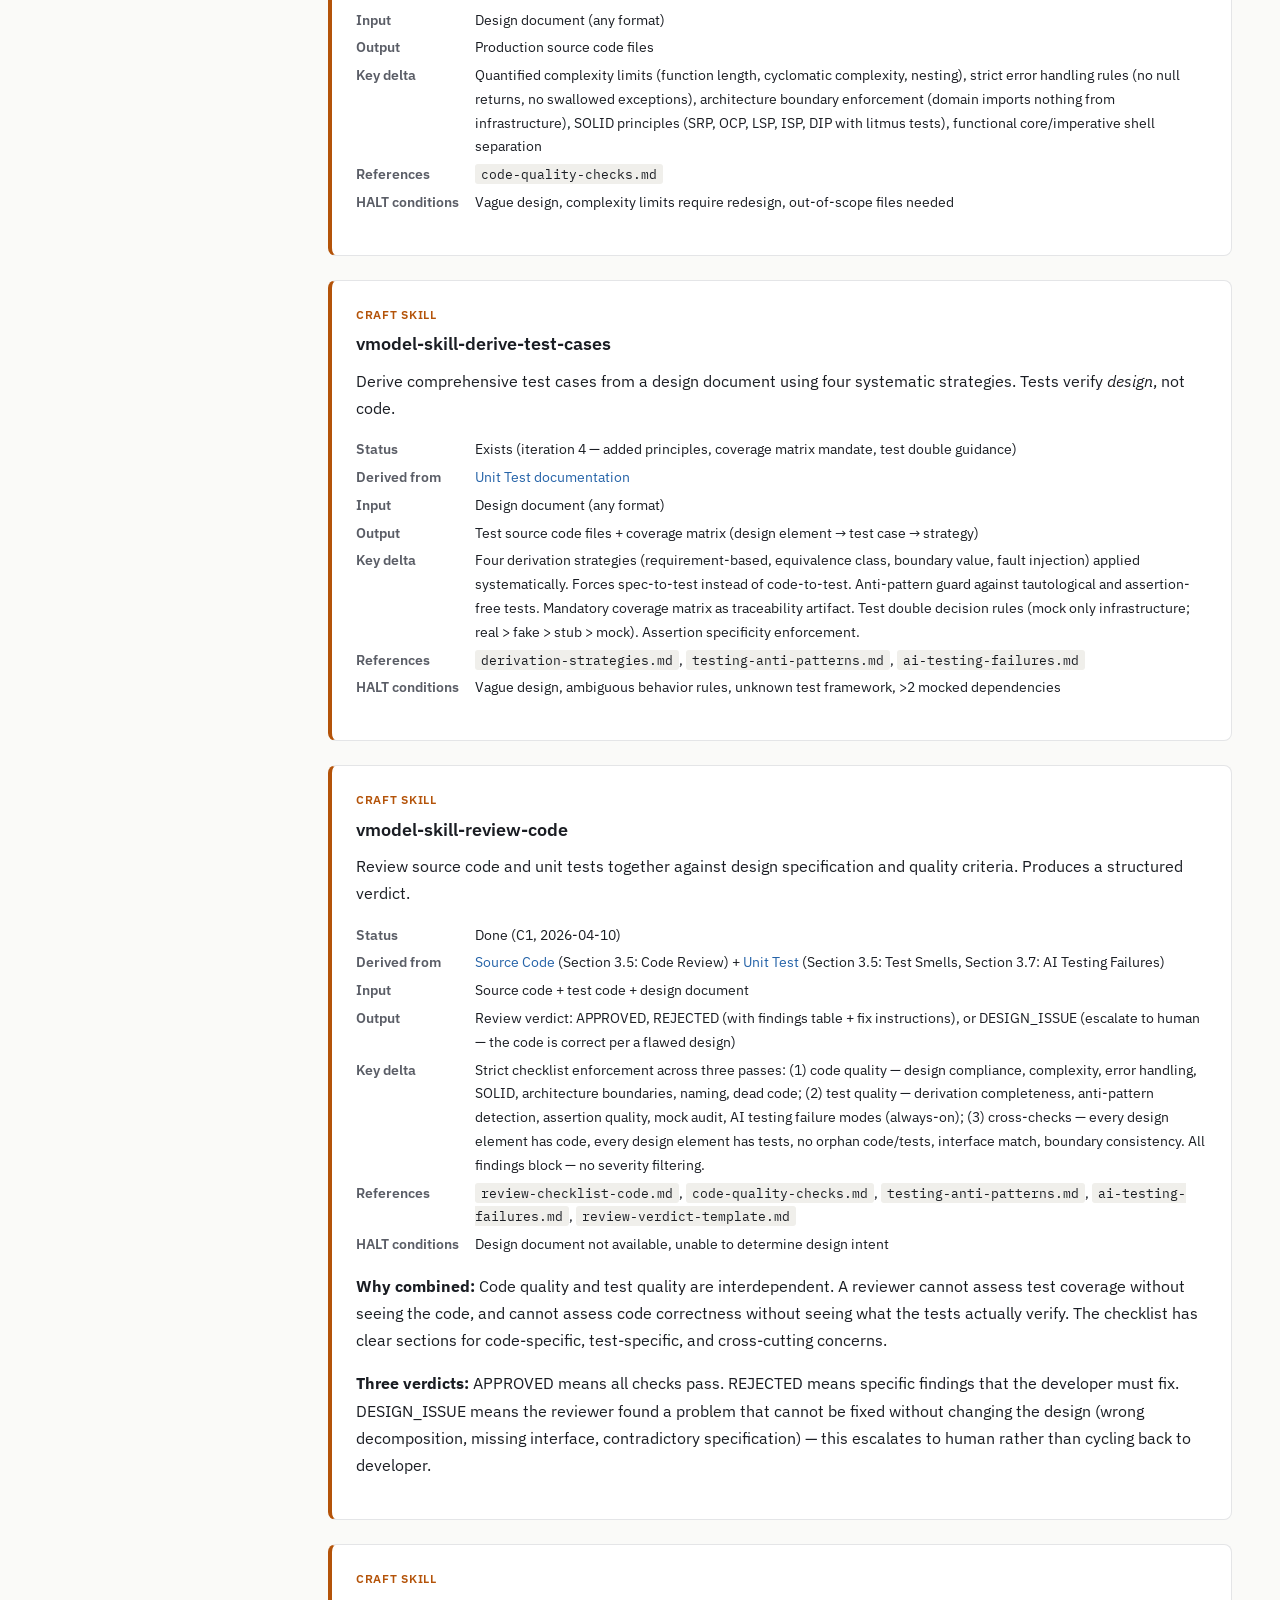
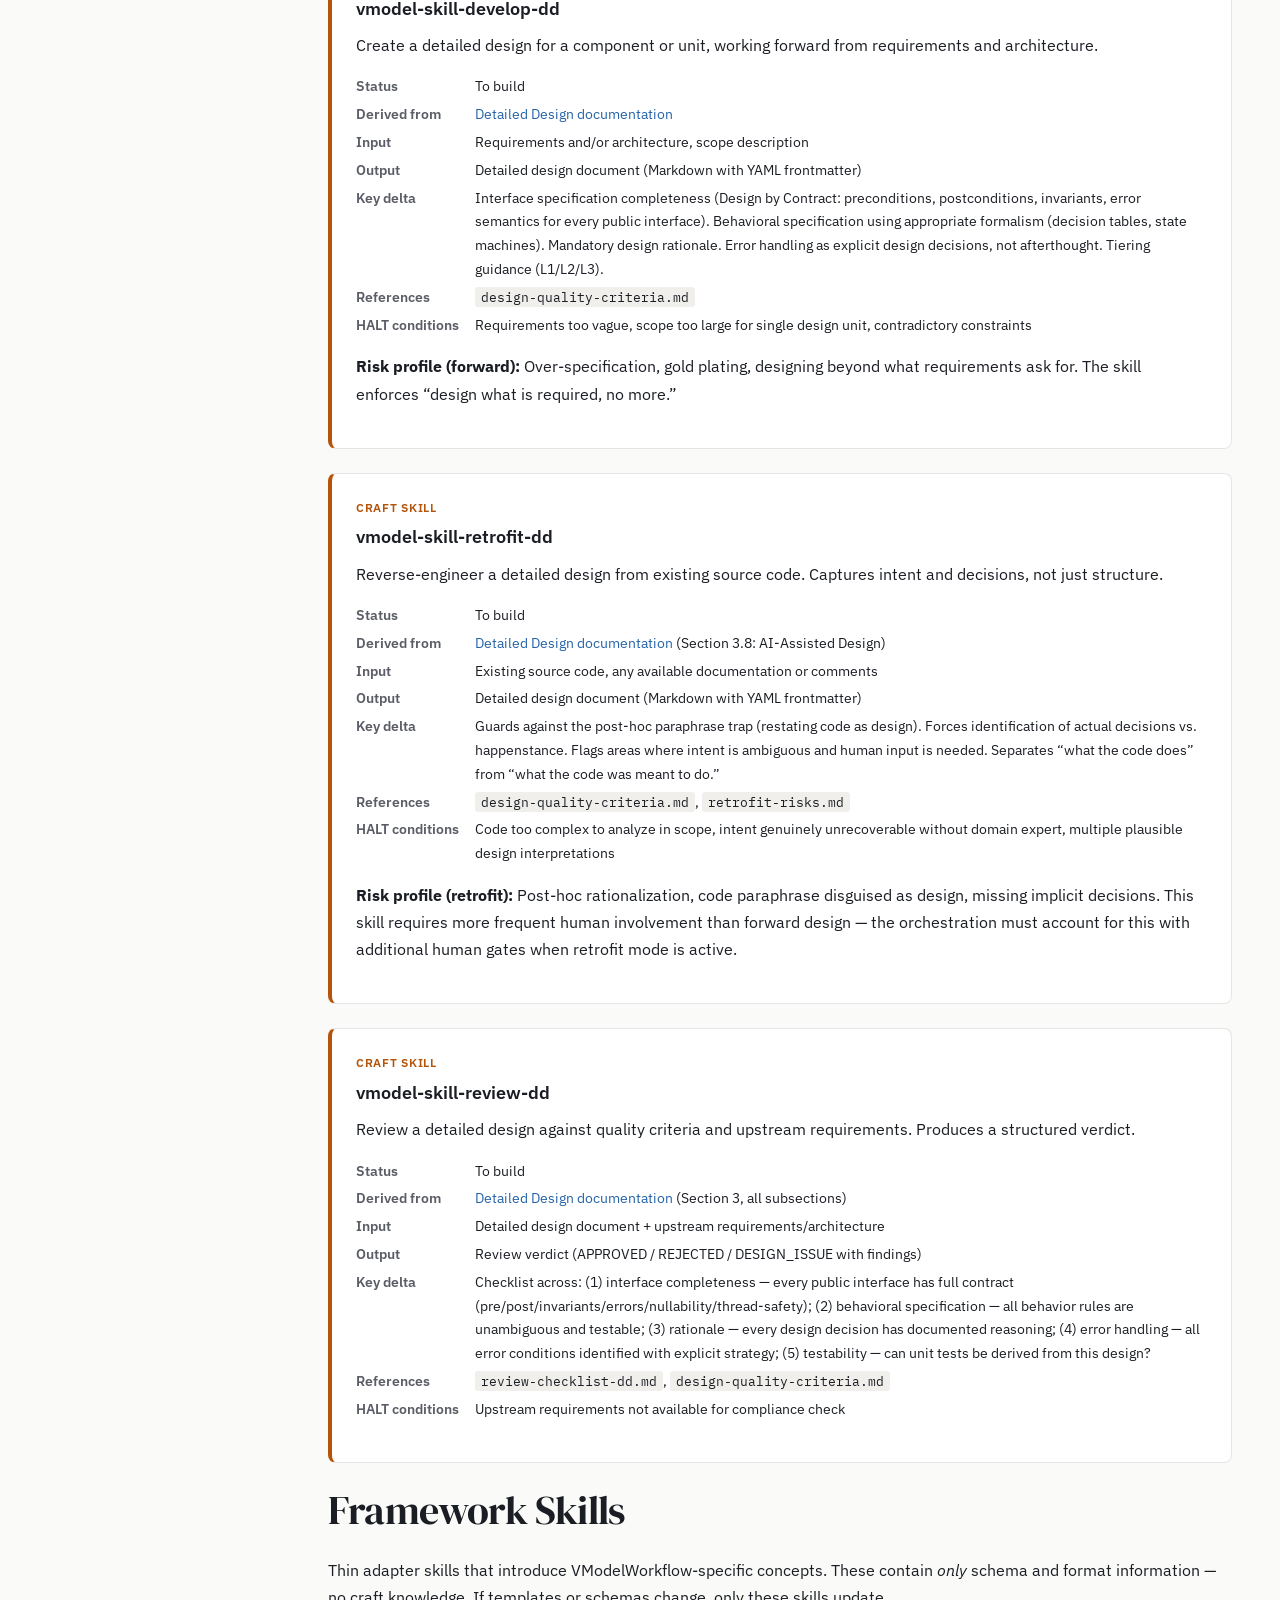
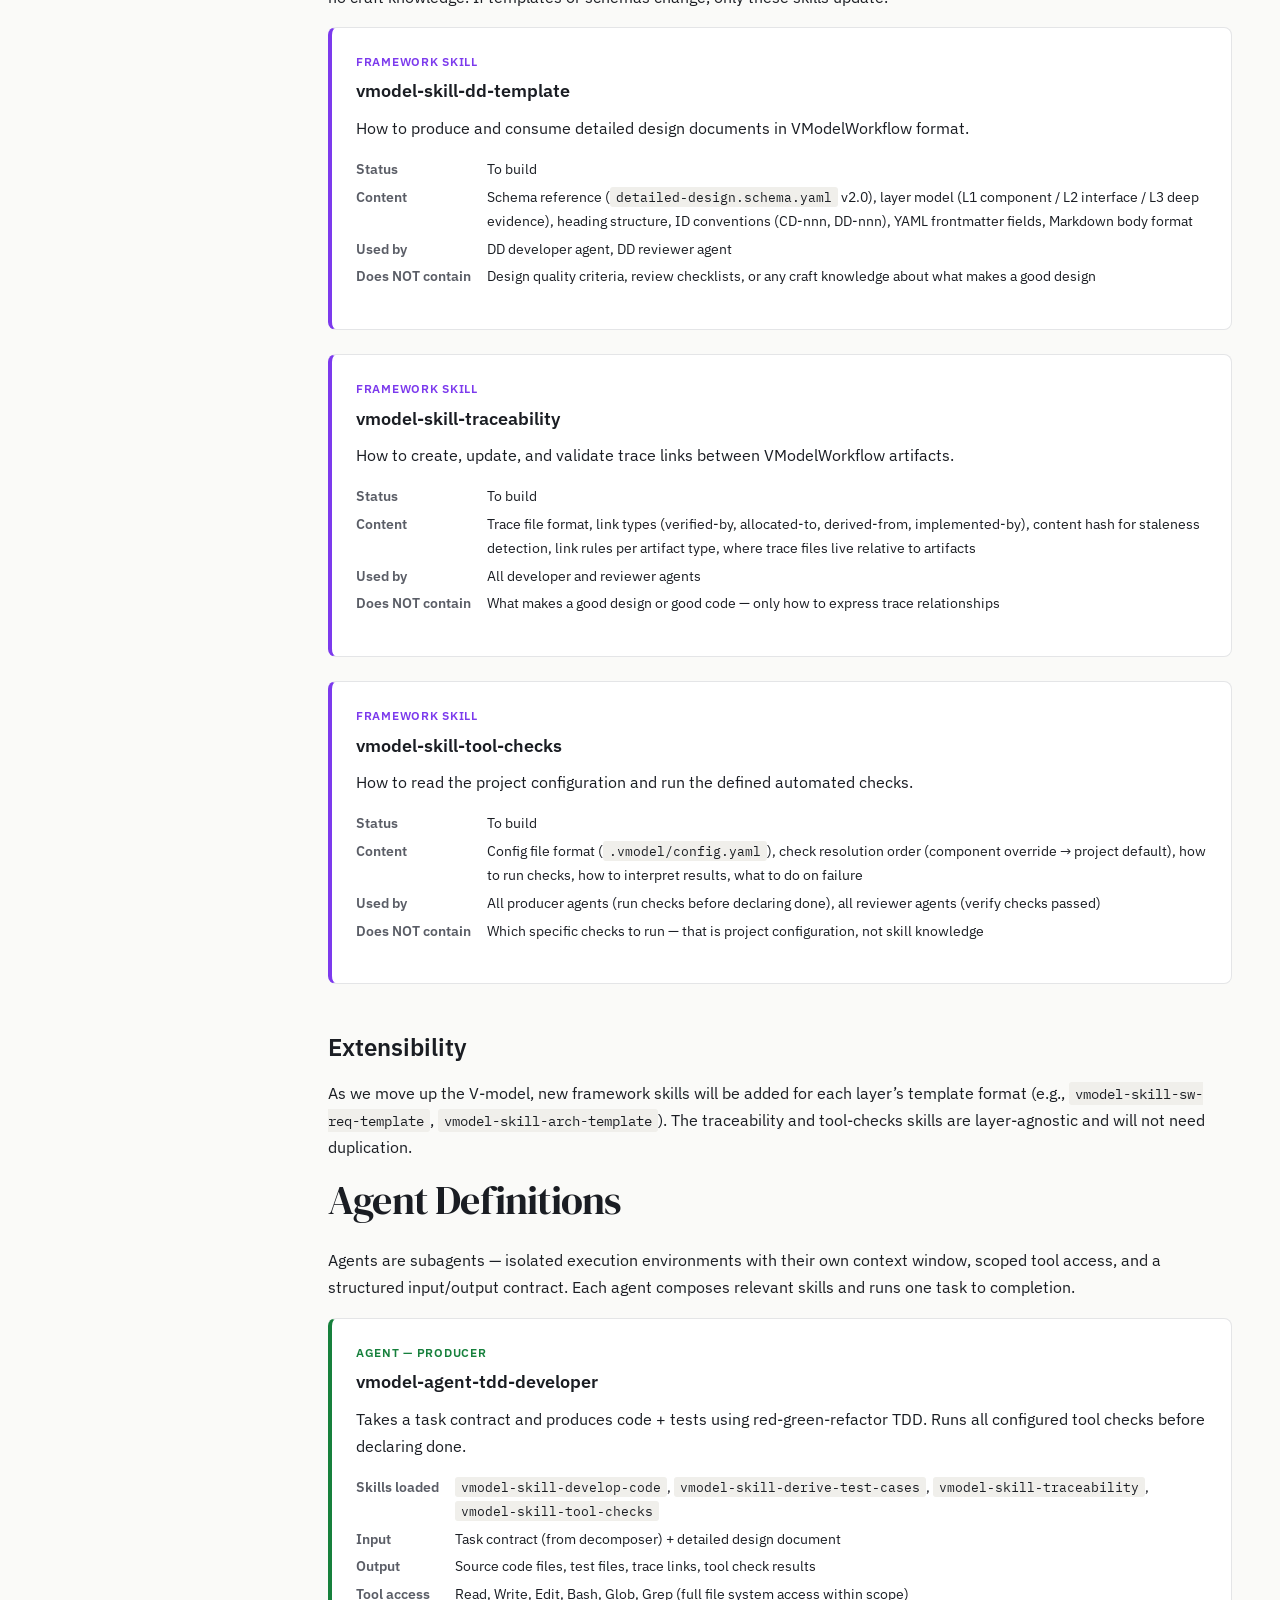
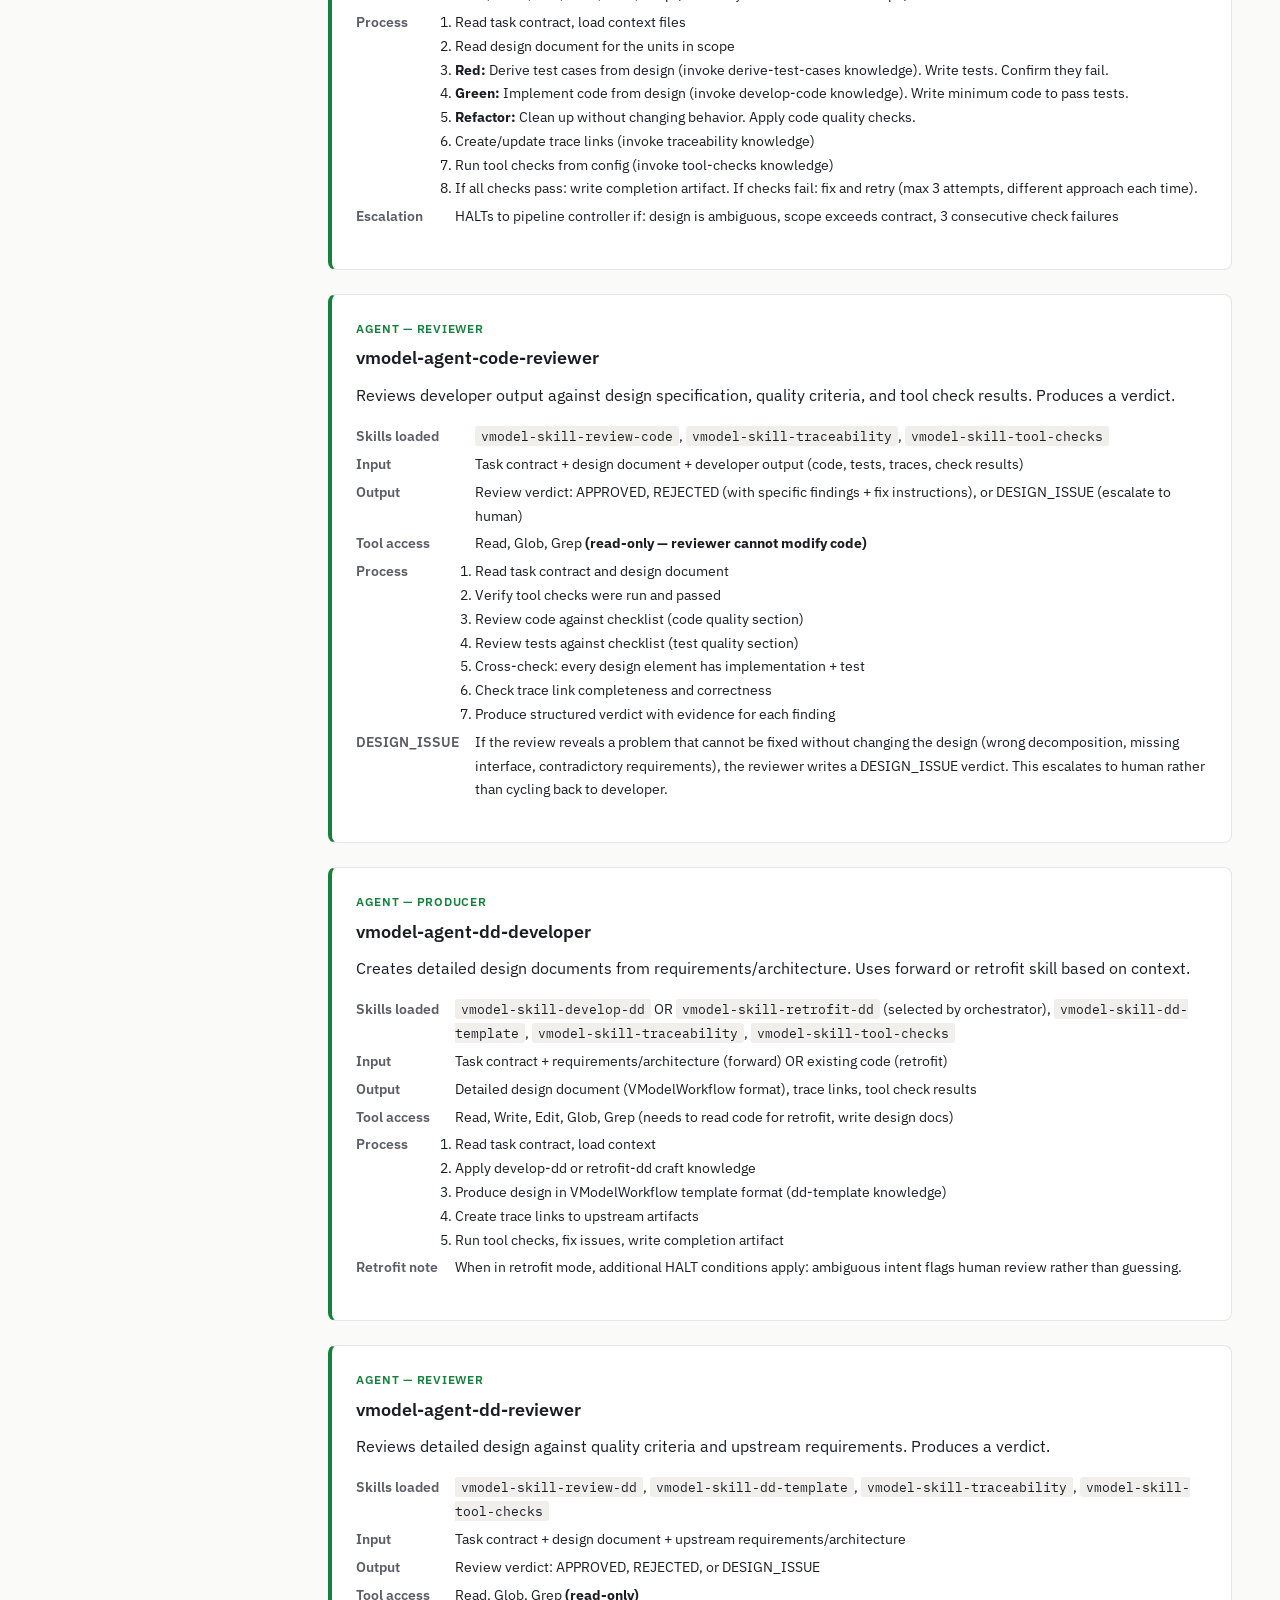
<file: docs/guide/skills-architecture.html>
<!DOCTYPE html>
<html lang="en">
<head>
  <meta charset="UTF-8">
  <meta name="viewport" content="width=device-width, initial-scale=1.0">
  <title>Skills Architecture — VModelWorkflow Guide</title>
  <link rel="stylesheet" href="css/main.css">
  <style>
    /* Skills Architecture — page-specific styles */
    .arch-diagram {
      width: 100%;
      height: auto;
      font-family: var(--font-body);
    }
    .arch-diagram .layer-bg {
      rx: 8;
      ry: 8;
    }
    .arch-diagram .component-box {
      rx: 6;
      ry: 6;
      stroke-width: 2;
      cursor: default;
      transition: filter 0.2s var(--ease-out);
    }
    .arch-diagram .component-box:hover {
      filter: drop-shadow(0 2px 8px rgba(0,0,0,0.12));
    }
    .arch-diagram text {
      font-family: var(--font-body);
      pointer-events: none;
    }
    .arch-diagram .layer-label {
      font-size: 11px;
      font-weight: 600;
      text-transform: uppercase;
      letter-spacing: 0.08em;
    }
    .arch-diagram .comp-label {
      font-size: 12px;
      font-weight: 500;
    }
    .arch-diagram .comp-sublabel {
      font-size: 10px;
      fill: var(--fg-secondary);
    }
    .arch-diagram .flow-arrow {
      stroke-width: 1.5;
      fill: none;
      marker-end: url(#arrowhead);
    }
    .arch-diagram .doc-flow {
      stroke: var(--accent-trace);
      stroke-dasharray: 6,3;
    }
    .arch-diagram .compose-flow {
      stroke: var(--fg-muted);
      opacity: 0.5;
    }

    .skill-card {
      border-left: 4px solid var(--accent-left);
    }
    .skill-card.craft {
      border-left-color: var(--accent-bottom);
    }
    .skill-card.framework {
      border-left-color: var(--accent-trace);
    }
    .skill-card.agent {
      border-left-color: var(--accent-right);
    }
    .skill-card.orchestration {
      border-left-color: var(--accent-left);
    }
    .skill-card .skill-type {
      font-size: var(--size-xs);
      font-weight: 600;
      text-transform: uppercase;
      letter-spacing: 0.06em;
      margin-bottom: var(--space-xs);
    }
    .skill-card.craft .skill-type { color: var(--accent-bottom); }
    .skill-card.framework .skill-type { color: var(--accent-trace); }
    .skill-card.agent .skill-type { color: var(--accent-right); }
    .skill-card.orchestration .skill-type { color: var(--accent-left); }

    .pipeline-flow {
      display: flex;
      align-items: stretch;
      gap: 0;
      margin: var(--space-xl) 0;
      overflow-x: auto;
    }
    .pipeline-step {
      flex: 1;
      min-width: 160px;
      padding: var(--space-md);
      background: var(--bg-surface);
      border: 1px solid var(--border-subtle);
      text-align: center;
      position: relative;
    }
    .pipeline-step:first-child {
      border-radius: 8px 0 0 8px;
    }
    .pipeline-step:last-child {
      border-radius: 0 8px 8px 0;
    }
    .pipeline-step .step-label {
      font-size: var(--size-xs);
      font-weight: 600;
      text-transform: uppercase;
      letter-spacing: 0.06em;
      color: var(--fg-muted);
      margin-bottom: var(--space-xs);
    }
    .pipeline-step .step-name {
      font-weight: 600;
      font-size: var(--size-sm);
    }
    .pipeline-step .step-detail {
      font-size: var(--size-xs);
      color: var(--fg-secondary);
      margin-top: var(--space-xs);
    }
    .pipeline-step .step-artifact {
      font-family: var(--font-mono);
      font-size: var(--size-xs);
      color: var(--accent-trace);
      margin-top: var(--space-sm);
      padding-top: var(--space-sm);
      border-top: 1px solid var(--border-subtle);
    }
    .pipeline-step + .pipeline-step::before {
      content: '';
      position: absolute;
      left: -1px;
      top: 50%;
      transform: translateY(-50%);
      width: 0;
      height: 0;
      border-top: 8px solid transparent;
      border-bottom: 8px solid transparent;
      border-left: 8px solid var(--border-medium);
    }

    .human-gate {
      background: rgba(37, 99, 168, 0.04);
      border-color: var(--accent-left);
      border-width: 2px;
    }
    .human-gate .step-label {
      color: var(--accent-left);
    }

    .feedback-arrow {
      display: flex;
      align-items: center;
      justify-content: center;
      padding: var(--space-sm);
      color: var(--fg-muted);
      font-size: var(--size-xs);
      font-style: italic;
    }

    .ref-grid {
      display: grid;
      grid-template-columns: auto 1fr;
      gap: var(--space-xs) var(--space-md);
      font-size: var(--size-sm);
      margin-bottom: var(--space-md);
    }
    .ref-grid dt {
      font-weight: 600;
      color: var(--fg-secondary);
      white-space: nowrap;
    }
    .ref-grid dd {
      color: var(--fg-primary);
    }
  </style>
</head>
<body>

<!-- ============================================================
     SIDEBAR
     ============================================================ -->
<aside class="sidebar">
  <div class="sidebar-header">
    <h1>VModelWorkflow</h1>
    <div class="subtitle">V-Model Development Guide</div>
  </div>

  <nav class="sidebar-nav">
    <div class="nav-group">
      <span class="nav-group-label">Navigation</span>
      <a class="nav-link" href="index.html">Back to Main Guide</a>
    </div>

    <div class="nav-group">
      <span class="nav-group-label">Architecture</span>
      <a class="nav-link" href="#sa-intro">Overview</a>
      <a class="nav-link" href="#sa-diagram">Component Diagram</a>
      <a class="nav-link" href="#sa-principles">Design Principles</a>
    </div>

    <div class="nav-group">
      <span class="nav-group-label">Authoring Contract</span>
      <a class="nav-link" href="#sa-ground-rules">Ground Rules</a>
      <a class="nav-link" href="#sa-enforcement">Enforcement Catalog</a>
      <a class="nav-link" href="#sa-halt">HALT Pattern</a>
    </div>

    <div class="nav-group">
      <span class="nav-group-label">Layer 1: Skills</span>
      <a class="nav-link" href="#sa-craft">Craft Skills</a>
      <a class="nav-link" href="#sa-framework">Framework Skills</a>
    </div>

    <div class="nav-group">
      <span class="nav-group-label">Layer 2: Agents</span>
      <a class="nav-link" href="#sa-agents">Agent Definitions</a>
    </div>

    <div class="nav-group">
      <span class="nav-group-label">Layer 3: Orchestration</span>
      <a class="nav-link" href="#sa-pipeline">Pipeline &amp; Handoffs</a>
      <a class="nav-link" href="#sa-config">Configuration</a>
    </div>

    <div class="nav-group">
      <span class="nav-group-label">Reference</span>
      <a class="nav-link" href="#sa-contracts">Contract Schemas</a>
      <a class="nav-link" href="#sa-file-layout">File Layout</a>
      <a class="nav-link" href="#sa-scope">Current Scope</a>
    </div>

    <div class="nav-group">
      <span class="nav-group-label">Related</span>
      <a class="nav-link" href="artifacts/detailed-design.html">Detailed Design</a>
      <a class="nav-link" href="artifacts/source-code.html">Source Code</a>
      <a class="nav-link" href="artifacts/unit-test.html">Unit Test</a>
    </div>
  </nav>
</aside>

<!-- ============================================================
     MAIN CONTENT
     ============================================================ -->
<main class="main-content" style="margin-left: var(--sidebar-width); padding: var(--space-3xl) var(--space-2xl); max-width: calc(var(--content-max) + var(--space-2xl) * 2 + var(--sidebar-width));">


  <!-- ===================== SECTION 1: OVERVIEW ===================== -->
  <section id="sa-intro">
    <h2>Skills Architecture</h2>
    <p class="lead">A detailed design for the AI skills, agents, and orchestration that drive V-model compliant development. This document defines <em>what</em> each component does, <em>how</em> they compose, and <em>where</em> the boundaries are.</p>

    <p>The skill system is organized into three layers, each with a distinct concern:</p>

    <div class="card-grid">
      <div class="card">
        <h4>Layer 1 &mdash; Skills</h4>
        <p>Atomic knowledge units. <strong>Craft skills</strong> encode best practices independent of any framework. <strong>Framework skills</strong> are thin adapters that introduce VModelWorkflow templates, traceability, and tool checks. Each skill is a single <code>.md</code> file with optional reference files.</p>
      </div>
      <div class="card">
        <h4>Layer 2 &mdash; Agents</h4>
        <p>Execution environments that compose skills into specialized roles. Each agent runs as a <strong>subagent</strong> with isolated context, scoped tool access, and a structured input/output contract. Agents do the work; skills provide the knowledge.</p>
      </div>
      <div class="card">
        <h4>Layer 3 &mdash; Orchestration</h4>
        <p>Pipeline control. A lean orchestrator reads state files, decides what happens next, and spawns agents. All handoffs between pipeline phases are <strong>document-based</strong> &mdash; any session can restart from the last written artifact.</p>
      </div>
    </div>

    <h3>Why Three Layers?</h3>
    <p>Separation of concerns. A craft skill doesn&rsquo;t know it&rsquo;s being used inside a V-model pipeline. An agent doesn&rsquo;t know which orchestrator spawned it. The orchestrator doesn&rsquo;t know the domain knowledge &mdash; it just routes contracts between agents. This means:</p>
    <ul>
      <li><strong>Craft skills are independently usable</strong> &mdash; anyone can use <code>vmodel-skill-develop-code</code> without the framework</li>
      <li><strong>Agents are recomposable</strong> &mdash; swap in a different review skill without changing the pipeline</li>
      <li><strong>Orchestration is V-model-layer-agnostic</strong> &mdash; the same pipeline pattern works for detailed design, architecture, requirements</li>
      <li><strong>Context windows are protected</strong> &mdash; each agent gets a fresh context; no pollution from prior phases</li>
    </ul>

    <h3>Document-Based Handoffs</h3>
    <p>Every boundary between pipeline components is a <strong>file on disk</strong>, not an in-memory transfer. This is a deliberate architectural decision for resilience:</p>
    <ul>
      <li>If a session runs out of context, restart from the last written artifact</li>
      <li>If an unforeseen problem consumes context, exit the pipeline and resume later</li>
      <li>Human can inspect any handoff document to understand pipeline state</li>
      <li>Subagents communicate through contracts and verdicts, never through direct messaging</li>
    </ul>
  </section>


  <!-- ===================== SECTION 2: COMPONENT DIAGRAM ===================== -->
  <section id="sa-diagram">
    <h2>Component Diagram</h2>
    <p>The diagram shows all components for the lower V-model layers (detailed design, source code, unit tests). Higher layers follow the same pattern with layer-specific skills.</p>

    <div class="v-diagram-container">
      <svg class="arch-diagram" viewBox="0 0 900 720" xmlns="http://www.w3.org/2000/svg">
        <defs>
          <marker id="arrowhead" markerWidth="8" markerHeight="6" refX="8" refY="3" orient="auto">
            <polygon points="0 0, 8 3, 0 6" fill="var(--fg-muted)" />
          </marker>
          <marker id="arrowhead-trace" markerWidth="8" markerHeight="6" refX="8" refY="3" orient="auto">
            <polygon points="0 0, 8 3, 0 6" fill="var(--accent-trace)" />
          </marker>
        </defs>

        <!-- ═══════ LAYER 3: ORCHESTRATION ═══════ -->
        <rect class="layer-bg" x="20" y="15" width="860" height="150" fill="rgba(37,99,168,0.04)" stroke="rgba(37,99,168,0.15)" stroke-width="1" />
        <text class="layer-label" x="40" y="35" fill="var(--accent-left)">Layer 3 — Orchestration</text>

        <!-- Research-Plan (separate session) -->
        <rect class="component-box" x="40" y="50" width="180" height="54" fill="var(--bg-surface)" stroke="var(--accent-left)" />
        <text class="comp-label" x="130" y="72" text-anchor="middle" fill="var(--accent-left)">Research &amp; Plan</text>
        <text class="comp-sublabel" x="130" y="88" text-anchor="middle">own session, interactive</text>

        <!-- Task Decomposer -->
        <rect class="component-box" x="280" y="50" width="180" height="54" fill="var(--bg-surface)" stroke="var(--accent-left)" />
        <text class="comp-label" x="370" y="72" text-anchor="middle" fill="var(--accent-left)">Task Decomposer</text>
        <text class="comp-sublabel" x="370" y="88" text-anchor="middle">subagent</text>

        <!-- Pipeline Controller -->
        <rect class="component-box" x="520" y="50" width="180" height="54" fill="var(--bg-surface)" stroke="var(--accent-left)" />
        <text class="comp-label" x="610" y="72" text-anchor="middle" fill="var(--accent-left)">Pipeline Controller</text>
        <text class="comp-sublabel" x="610" y="88" text-anchor="middle">lean skill, spawns agents</text>

        <!-- Human gates -->
        <rect class="component-box" x="760" y="50" width="100" height="54" fill="rgba(37,99,168,0.06)" stroke="var(--accent-left)" stroke-dasharray="4,3" />
        <text class="comp-label" x="810" y="72" text-anchor="middle" fill="var(--accent-left)">Human</text>
        <text class="comp-sublabel" x="810" y="88" text-anchor="middle">gates</text>

        <!-- Handoff arrows L3 -->
        <line class="flow-arrow doc-flow" x1="220" y1="77" x2="272" y2="77" stroke="var(--accent-trace)" marker-end="url(#arrowhead-trace)" />
        <text x="246" y="68" font-size="8" fill="var(--accent-trace)" text-anchor="middle">plan.yaml</text>

        <line class="flow-arrow doc-flow" x1="460" y1="77" x2="512" y2="77" stroke="var(--accent-trace)" marker-end="url(#arrowhead-trace)" />
        <text x="486" y="68" font-size="8" fill="var(--accent-trace)" text-anchor="middle">contracts/</text>

        <!-- Human gate arrows -->
        <line class="flow-arrow" x1="460" y1="92" x2="460" y2="130" x2="760" y2="92" stroke="var(--accent-left)" stroke-dasharray="3,3" opacity="0.4" />
        <path class="flow-arrow" d="M 460 96 L 460 130 L 752 130 L 752 96" stroke="var(--accent-left)" stroke-dasharray="3,3" opacity="0.4" fill="none" marker-end="url(#arrowhead)" />
        <text x="606" y="125" font-size="8" fill="var(--accent-left)" text-anchor="middle">approves decomposition</text>

        <path class="flow-arrow" d="M 700 77 L 752 77" stroke="var(--accent-left)" stroke-dasharray="3,3" opacity="0.4" fill="none" marker-end="url(#arrowhead)" />
        <text x="726" y="68" font-size="8" fill="var(--accent-left)" text-anchor="middle">final</text>

        <!-- ═══════ LAYER 2: AGENTS ═══════ -->
        <rect class="layer-bg" x="20" y="185" width="860" height="230" fill="rgba(22,128,60,0.04)" stroke="rgba(22,128,60,0.15)" stroke-width="1" />
        <text class="layer-label" x="40" y="205" fill="var(--accent-right)">Layer 2 — Agents (subagents with isolated context)</text>

        <!-- TDD Developer Agent -->
        <rect class="component-box" x="40" y="220" width="250" height="90" fill="var(--bg-surface)" stroke="var(--accent-right)" />
        <text class="comp-label" x="165" y="243" text-anchor="middle" fill="var(--accent-right)">vmodel-agent-tdd-developer</text>
        <text class="comp-sublabel" x="165" y="260" text-anchor="middle">Composes: develop-code + derive-test-cases</text>
        <text class="comp-sublabel" x="165" y="275" text-anchor="middle">+ framework skills + task contract</text>
        <text class="comp-sublabel" x="165" y="290" text-anchor="middle">Tools: Read, Write, Edit, Bash, Glob, Grep</text>

        <!-- Code Reviewer Agent -->
        <rect class="component-box" x="325" y="220" width="250" height="90" fill="var(--bg-surface)" stroke="var(--accent-right)" />
        <text class="comp-label" x="450" y="243" text-anchor="middle" fill="var(--accent-right)">vmodel-agent-code-reviewer</text>
        <text class="comp-sublabel" x="450" y="260" text-anchor="middle">Composes: review-code</text>
        <text class="comp-sublabel" x="450" y="275" text-anchor="middle">+ framework skills + task contract</text>
        <text class="comp-sublabel" x="450" y="290" text-anchor="middle">Tools: Read, Glob, Grep (read-only)</text>

        <!-- Feedback arrow between developer and reviewer -->
        <line class="flow-arrow" x1="290" y1="258" x2="317" y2="258" stroke="var(--accent-right)" marker-end="url(#arrowhead)" />
        <path class="flow-arrow" d="M 325 275 L 305 275 L 305 272 L 298 272" stroke="#dc2626" stroke-dasharray="3,2" fill="none" marker-end="url(#arrowhead)" opacity="0.5" />
        <text x="305" y="250" font-size="7" fill="var(--accent-right)" text-anchor="middle">code</text>
        <text x="305" y="285" font-size="7" fill="#dc2626" text-anchor="middle">reject</text>

        <!-- DD Developer Agent -->
        <rect class="component-box" x="40" y="330" width="250" height="75" fill="var(--bg-surface)" stroke="var(--accent-right)" />
        <text class="comp-label" x="165" y="353" text-anchor="middle" fill="var(--accent-right)">vmodel-agent-dd-developer</text>
        <text class="comp-sublabel" x="165" y="370" text-anchor="middle">Composes: develop-dd (or retrofit-dd)</text>
        <text class="comp-sublabel" x="165" y="385" text-anchor="middle">+ framework skills + task contract</text>

        <!-- DD Reviewer Agent -->
        <rect class="component-box" x="325" y="330" width="250" height="75" fill="var(--bg-surface)" stroke="var(--accent-right)" />
        <text class="comp-label" x="450" y="353" text-anchor="middle" fill="var(--accent-right)">vmodel-agent-dd-reviewer</text>
        <text class="comp-sublabel" x="450" y="370" text-anchor="middle">Composes: review-dd</text>
        <text class="comp-sublabel" x="450" y="385" text-anchor="middle">+ framework skills + task contract</text>

        <!-- Feedback arrow between DD developer and reviewer -->
        <line class="flow-arrow" x1="290" y1="363" x2="317" y2="363" stroke="var(--accent-right)" marker-end="url(#arrowhead)" />
        <path class="flow-arrow" d="M 325 380 L 305 380 L 305 377 L 298 377" stroke="#dc2626" stroke-dasharray="3,2" fill="none" marker-end="url(#arrowhead)" opacity="0.5" />

        <!-- Pipeline controller to agents -->
        <path class="flow-arrow" d="M 610 104 L 610 170 L 165 170 L 165 212" stroke="var(--accent-left)" fill="none" marker-end="url(#arrowhead)" opacity="0.4" />
        <path class="flow-arrow" d="M 610 104 L 610 170 L 450 170 L 450 212" stroke="var(--accent-left)" fill="none" marker-end="url(#arrowhead)" opacity="0.4" />
        <text x="610" y="163" font-size="8" fill="var(--accent-left)" text-anchor="middle">spawns</text>

        <!-- Verdict document flow -->
        <rect class="component-box" x="620" y="240" width="120" height="50" fill="rgba(124,58,237,0.06)" stroke="var(--accent-trace)" stroke-dasharray="4,3" />
        <text class="comp-label" x="680" y="262" text-anchor="middle" fill="var(--accent-trace)" font-size="11">Handoff Docs</text>
        <text class="comp-sublabel" x="680" y="278" text-anchor="middle">verdict.yaml</text>

        <line class="flow-arrow doc-flow" x1="575" y1="265" x2="612" y2="265" stroke="var(--accent-trace)" marker-end="url(#arrowhead-trace)" />
        <path class="flow-arrow doc-flow" d="M 680 290 L 680 310 L 610 310 L 610 168" stroke="var(--accent-trace)" fill="none" marker-end="url(#arrowhead-trace)" />
        <text x="660" y="305" font-size="7" fill="var(--accent-trace)" text-anchor="middle">back to pipeline</text>

        <!-- ═══════ LAYER 1: SKILLS ═══════ -->
        <rect class="layer-bg" x="20" y="435" width="420" height="270" fill="rgba(180,83,9,0.04)" stroke="rgba(180,83,9,0.15)" stroke-width="1" />
        <text class="layer-label" x="40" y="455" fill="var(--accent-bottom)">Layer 1 — Craft Skills (framework-independent)</text>

        <rect class="layer-bg" x="460" y="435" width="420" height="270" fill="rgba(124,58,237,0.04)" stroke="rgba(124,58,237,0.15)" stroke-width="1" />
        <text class="layer-label" x="480" y="455" fill="var(--accent-trace)">Layer 1 — Framework Skills (VModelWorkflow-specific)</text>

        <!-- Craft Skills -->
        <rect class="component-box" x="40" y="468" width="190" height="44" fill="var(--bg-surface)" stroke="var(--accent-bottom)" />
        <text class="comp-label" x="135" y="487" text-anchor="middle" fill="var(--accent-bottom)" font-size="11">vmodel-skill-develop-code</text>
        <text class="comp-sublabel" x="135" y="502" text-anchor="middle">implementation from design</text>

        <rect class="component-box" x="240" y="468" width="190" height="44" fill="var(--bg-surface)" stroke="var(--accent-bottom)" />
        <text class="comp-label" x="335" y="487" text-anchor="middle" fill="var(--accent-bottom)" font-size="11">vmodel-skill-derive-test-cases</text>
        <text class="comp-sublabel" x="335" y="502" text-anchor="middle">4 derivation strategies</text>

        <rect class="component-box" x="40" y="522" width="190" height="44" fill="var(--bg-surface)" stroke="var(--accent-bottom)" />
        <text class="comp-label" x="135" y="541" text-anchor="middle" fill="var(--accent-bottom)" font-size="11">vmodel-skill-review-code</text>
        <text class="comp-sublabel" x="135" y="556" text-anchor="middle">code + test quality review</text>

        <rect class="component-box" x="240" y="522" width="190" height="44" fill="var(--bg-surface)" stroke="var(--accent-bottom)" />
        <text class="comp-label" x="335" y="541" text-anchor="middle" fill="var(--accent-bottom)" font-size="11">vmodel-skill-develop-dd</text>
        <text class="comp-sublabel" x="335" y="556" text-anchor="middle">forward detailed design</text>

        <rect class="component-box" x="40" y="576" width="190" height="44" fill="var(--bg-surface)" stroke="var(--accent-bottom)" />
        <text class="comp-label" x="135" y="595" text-anchor="middle" fill="var(--accent-bottom)" font-size="11">vmodel-skill-retrofit-dd</text>
        <text class="comp-sublabel" x="135" y="610" text-anchor="middle">reverse-engineer from code</text>

        <rect class="component-box" x="240" y="576" width="190" height="44" fill="var(--bg-surface)" stroke="var(--accent-bottom)" />
        <text class="comp-label" x="335" y="595" text-anchor="middle" fill="var(--accent-bottom)" font-size="11">vmodel-skill-review-dd</text>
        <text class="comp-sublabel" x="335" y="610" text-anchor="middle">design quality checklist</text>

        <!-- Framework Skills -->
        <rect class="component-box" x="480" y="468" width="190" height="44" fill="var(--bg-surface)" stroke="var(--accent-trace)" />
        <text class="comp-label" x="575" y="487" text-anchor="middle" fill="var(--accent-trace)" font-size="11">vmodel-skill-dd-template</text>
        <text class="comp-sublabel" x="575" y="502" text-anchor="middle">schema, L1/L2/L3, IDs</text>

        <rect class="component-box" x="680" y="468" width="190" height="44" fill="var(--bg-surface)" stroke="var(--accent-trace)" />
        <text class="comp-label" x="775" y="487" text-anchor="middle" fill="var(--accent-trace)" font-size="11">vmodel-skill-traceability</text>
        <text class="comp-sublabel" x="775" y="502" text-anchor="middle">trace links, staleness, coverage</text>

        <rect class="component-box" x="480" y="522" width="190" height="44" fill="var(--bg-surface)" stroke="var(--accent-trace)" />
        <text class="comp-label" x="575" y="541" text-anchor="middle" fill="var(--accent-trace)" font-size="11">vmodel-skill-tool-checks</text>
        <text class="comp-sublabel" x="575" y="556" text-anchor="middle">run config-defined checks</text>

        <!-- Shared reference files -->
        <rect x="480" y="585" width="390" height="50" rx="4" fill="var(--bg-code)" stroke="var(--border-subtle)" />
        <text x="675" y="605" text-anchor="middle" font-size="11" fill="var(--fg-secondary)" font-weight="500">Shared Reference Files (.md)</text>
        <text x="675" y="620" text-anchor="middle" font-size="9" fill="var(--fg-muted)">code-quality-checks · testing-anti-patterns · derivation-strategies · design-quality-criteria · review-checklists</text>

        <!-- Composition arrows (skills to agents) -->
        <path class="flow-arrow compose-flow" d="M 135 468 L 135 415 L 135 312" stroke="var(--fg-muted)" fill="none" marker-end="url(#arrowhead)" />
        <path class="flow-arrow compose-flow" d="M 335 468 L 335 415 L 200 415 L 200 312" stroke="var(--fg-muted)" fill="none" marker-end="url(#arrowhead)" />
        <path class="flow-arrow compose-flow" d="M 135 522 L 110 522 L 110 415 L 450 415 L 450 312" stroke="var(--fg-muted)" fill="none" marker-end="url(#arrowhead)" />
        <path class="flow-arrow compose-flow" d="M 575 468 L 575 420 L 250 420 L 250 312" stroke="var(--fg-muted)" fill="none" marker-end="url(#arrowhead)" />
      </svg>
    </div>

    <p><strong>Reading the diagram:</strong> Dashed violet arrows are document handoffs (artifacts on disk). Solid gray arrows are composition (agent loads skill into its context). The pipeline controller spawns agents; agents produce documents; documents flow back to the pipeline. No direct agent-to-agent communication.</p>
  </section>


  <!-- ===================== SECTION 3: DESIGN PRINCIPLES ===================== -->
  <section id="sa-principles">
    <h2>Design Principles</h2>

    <h3>Context Window as Scarce Resource</h3>
    <p>Every design decision optimizes for context window preservation:</p>
    <ul>
      <li><strong>Research/plan runs in its own session</strong> &mdash; the back-and-forth with the human can consume significant context. The output is a clean artifact; the exploration history is discarded.</li>
      <li><strong>Task decomposer runs as a subagent</strong> &mdash; reads the plan, produces contracts, releases its context.</li>
      <li><strong>Each developer/reviewer is a subagent</strong> &mdash; fresh context per task. No pollution from prior tasks.</li>
      <li><strong>The orchestrator is lean</strong> &mdash; reads state files, makes routing decisions, spawns agents. Minimal context consumption.</li>
      <li><strong>Skills are short</strong> &mdash; under 500 lines per SKILL.md (research finding: small models follow early instructions better, context dropout increases with length).</li>
    </ul>

    <h3>SOLID for Skills</h3>
    <p>Skills follow the same decomposition principles as code:</p>
    <ul>
      <li><strong>Single Responsibility:</strong> Each skill teaches one concern. <code>develop-code</code> doesn&rsquo;t know about testing. <code>derive-test-cases</code> doesn&rsquo;t know about code style.</li>
      <li><strong>Open/Closed:</strong> Skills are extended by adding reference files, not by modifying the SKILL.md. New V-model layers add new skills; existing skills don&rsquo;t change.</li>
      <li><strong>Dependency Inversion:</strong> Agents depend on skill interfaces (what the skill does), not on skill internals (how the prompt is structured).</li>
    </ul>

    <h3>Shared Reference Files</h3>
    <p>Common knowledge is factored into <code>references/*.md</code> files that multiple skills can include. This prevents duplication and ensures consistency. When a quality criterion changes, it changes in one place.</p>

    <table class="field-table">
      <thead>
        <tr><th>Reference File</th><th>Used By</th><th>Content</th></tr>
      </thead>
      <tbody>
        <tr>
          <td class="field-name">code-quality-checks.md</td>
          <td>develop-code, review-code</td>
          <td>Complexity limits, error handling rules, naming, architecture boundaries</td>
        </tr>
        <tr>
          <td class="field-name">testing-anti-patterns.md</td>
          <td>derive-test-cases, review-code</td>
          <td>Tautological tests, assertion-free, happy-path bias, over-mocking, mirror tests</td>
        </tr>
        <tr>
          <td class="field-name">ai-testing-failures.md</td>
          <td>derive-test-cases, review-code</td>
          <td>AI-specific test failure modes: tautological, assertion-free, happy-path bias, over-mocking, hallucinated assertions, code-to-test trap</td>
        </tr>
        <tr>
          <td class="field-name">derivation-strategies.md</td>
          <td>derive-test-cases</td>
          <td>Requirement-based, equivalence class, boundary value, fault injection, coverage matrix format, parameterized test patterns</td>
        </tr>
        <tr>
          <td class="field-name">design-quality-criteria.md</td>
          <td>develop-dd, retrofit-dd, review-dd</td>
          <td>Interface completeness, behavioral specification, rationale, error handling design</td>
        </tr>
        <tr>
          <td class="field-name">review-checklist-code.md</td>
          <td>review-code</td>
          <td>Design compliance, coding standards, clean code, test quality, cross-checks</td>
        </tr>
        <tr>
          <td class="field-name">review-checklist-dd.md</td>
          <td>review-dd</td>
          <td>Specification completeness, rationale presence, testability, traceability</td>
        </tr>
        <tr>
          <td class="field-name">retrofit-risks.md</td>
          <td>retrofit-dd</td>
          <td>Post-hoc rationalization, missing intent, code paraphrase trap, human involvement</td>
        </tr>
      </tbody>
    </table>

    <h3>Model-Tier Awareness</h3>
    <p>All craft skills must work on the cheapest viable model tier. Model requirements are classified using vendor-neutral tiers based on capability, not specific provider model names:</p>

    <table class="field-table">
      <thead>
        <tr><th>Tier</th><th>Properties</th><th>Examples (2025)</th></tr>
      </thead>
      <tbody>
        <tr><td class="field-name">Tier 1 &mdash; Reasoning</td><td>Deep reasoning, architectural judgment, trade-off analysis, long chain-of-thought</td><td>Claude Opus, GPT-4o, Gemini Ultra</td></tr>
        <tr><td class="field-name">Tier 2 &mdash; Workhorse</td><td>Good code generation, analysis, review. Balances quality and cost</td><td>Claude Sonnet, GPT-4o-mini, Gemini Pro</td></tr>
        <tr><td class="field-name">Tier 3 &mdash; Fast</td><td>Deterministic tasks, file finding, simple transformations. Cheap and fast</td><td>Claude Haiku, GPT-3.5, Gemini Flash</td></tr>
      </tbody>
    </table>

    <table class="field-table" style="margin-top: var(--space-lg);">
      <thead>
        <tr><th>Component</th><th>Minimum Tier</th><th>Rationale</th></tr>
      </thead>
      <tbody>
        <tr><td>Craft skills (standalone)</td><td>Tier 3 (Fast)</td><td>Atomic tasks with clear instructions; tested with baseline comparison</td></tr>
        <tr><td>Developer agents</td><td>Tier 2 (Workhorse)</td><td>Implementation requires moderate reasoning + code generation</td></tr>
        <tr><td>Reviewer agents</td><td>Tier 2 (Tier 1 for safety-critical)</td><td>Review requires judgment; Tier 1 when assurance level demands it</td></tr>
        <tr><td>Task decomposer</td><td>Tier 1 (Reasoning)</td><td>Architectural reasoning, scope judgment</td></tr>
        <tr><td>Pipeline controller</td><td>Tier 2 (Workhorse)</td><td>Routing decisions, state machine &mdash; no deep reasoning needed</td></tr>
        <tr><td>Research/plan</td><td>Tier 1 (Reasoning)</td><td>Strategic discussion, design decisions, trade-off analysis</td></tr>
      </tbody>
    </table>
  </section>


  <!-- ===================== SECTION: GROUND RULES ===================== -->
  <section id="sa-ground-rules">
    <h2>Ground Rules</h2>
    <p class="lead">Authoring rules that govern every skill, agent, reference, and orchestration prompt shipped by this framework. Derived from research on LLM context management, prompt-persuasion patterns, empirical skill performance, and lessons about what models can be trusted to do deterministically versus what must be pushed to tools.</p>

    <p><strong>Scope.</strong> These rules apply to what this framework <em>ships</em>: <code>SKILL.md</code> files, references, agent definitions, orchestration prompts, handover and HALT schemas. They explicitly do <strong>not</strong> constrain the host <code>CLAUDE.md</code>, host-level hooks, user MCP servers, or any context a downstream user adds on top &mdash; those are out of our control and deliberately out of scope.</p>

    <table class="field-table">
      <thead>
        <tr><th style="width: 4rem;">#</th><th style="width: 14rem;">Rule</th><th>Detail</th></tr>
      </thead>
      <tbody>
        <tr>
          <td class="field-name">GR-1</td>
          <td>Prime, don&rsquo;t teach</td>
          <td>Reference known concepts by name. Add reasoning only where the model doesn&rsquo;t default to the desired behavior. Save budget for the delta that matters.</td>
        </tr>
        <tr>
          <td class="field-name">GR-2</td>
          <td>Instruction budget: 100 commands</td>
          <td>Across all framework artifacts at run-time combined (composed skills + agent bodies + orchestration prompts). <em>Counts:</em> <code>MUST</code>, <code>MUST NOT</code>, <code>NEVER</code>, <code>ALWAYS</code>, <code>SHOULD</code>, or a checklist item. <em>Excludes:</em> definitions, rationale, examples, references. Host <code>CLAUDE.md</code> and user MCPs are out of scope. Starting target &mdash; revisit empirically.</td>
        </tr>
        <tr>
          <td class="field-name">GR-3</td>
          <td>One instruction = one enforceable directive</td>
          <td>Compound sentences split per obligation. A single bullet should carry a single obligation the agent can act on.</td>
        </tr>
        <tr>
          <td class="field-name">GR-4</td>
          <td>Minimalism in framework artifacts</td>
          <td>Thin skills. Controlled skill count. No deeply nested references &mdash; at most one level deep from <code>SKILL.md</code>. Applies only to what we ship; host-side <code>CLAUDE.md</code> and MCP layout are out of scope.</td>
        </tr>
        <tr>
          <td class="field-name">GR-5</td>
          <td>Match persuasion profile to skill role</td>
          <td>
            <em>Lower-V / discipline:</em> Authority + Commitment + Social Proof.<br>
            <em>Upper-V / advisory:</em> Unity + Commitment, moderate Authority.<br>
            <em>Framework / template:</em> Clarity only.<br>
            <strong>Never use Liking or Reciprocity.</strong>
          </td>
        </tr>
        <tr>
          <td class="field-name">GR-6</td>
          <td>HALT option on every skill</td>
          <td>Every skill must give the agent an explicit HALT path when instructions or inputs don&rsquo;t fit the situation. Every HALT produces a versioned <code>halt.yaml</code> (schema v1). See <a href="#sa-halt">HALT Pattern</a>.</td>
        </tr>
        <tr>
          <td class="field-name">GR-7</td>
          <td>Implementation intentions over general instructions</td>
          <td>&ldquo;When X, do Y&rdquo; beats &ldquo;generally do Y.&rdquo; Trigger + response pairs survive context pressure better than abstract principles.</td>
        </tr>
        <tr>
          <td class="field-name">GR-8</td>
          <td>Strict typed handover artifacts at every agent entry/exit</td>
          <td>Every agent reads a contract on entry and writes a handover artifact on exit &mdash; success, failure, or HALT. All handovers carry <code>schema_version</code>. No untyped in-memory state survives across agents.</td>
        </tr>
        <tr>
          <td class="field-name">GR-9</td>
          <td><em>[Hypothesis]</em> Progressive disclosure via staggered loading</td>
          <td><code>SKILL.md</code> is thin; references load only when the agent reaches the phase that needs them. <em>Expected benefit:</em> stay in the very-smart zone, degrade only to normal-smart. <strong>To be validated empirically.</strong> If we measure no effect, revisit.</td>
        </tr>
        <tr>
          <td class="field-name">GR-10</td>
          <td>Deterministic enforcement by default</td>
          <td>Anything checkable by schema, lint, regex, or AST <strong>must not</strong> be prose in a skill &mdash; push it to a tool. See <a href="#sa-enforcement">Deterministic Enforcement Catalog</a>. What we can&rsquo;t mechanize gets an ADR in the architecture doc.</td>
        </tr>
        <tr>
          <td class="field-name">GR-11</td>
          <td>Evaluation is a consideration, not a gate</td>
          <td>Reality: eval-scenario derivation methodology is an open problem in this project; existing evals in this repo are acknowledged as weak; upper-V skills need reasoning beyond Tier 3, so the Haiku baseline doesn&rsquo;t apply universally. When building or revising a skill, discuss whether and how to evaluate it. <strong>Do not claim uplift we can&rsquo;t measure.</strong></td>
        </tr>
        <tr>
          <td class="field-name">GR-12</td>
          <td>Separation of concerns</td>
          <td>No &ldquo;do everything&rdquo; skills &mdash; each skill owns one role. Tight coupling between orchestrator and craft-skill internals is banned.</td>
        </tr>
        <tr>
          <td class="field-name">GR-13</td>
          <td>Restart over repeated correction</td>
          <td>When an agent is stuck &mdash; retry budget exhausted, off-track, or the same failure is being patched repeatedly &mdash; restart in fresh context with an updated contract. Don&rsquo;t keep patching a drifted reasoning trace.</td>
        </tr>
      </tbody>
    </table>
  </section>


  <!-- ===================== SECTION: ENFORCEMENT CATALOG ===================== -->
  <section id="sa-enforcement">
    <h2>Deterministic Enforcement Catalog</h2>
    <p><strong>GR-10 in action.</strong> Anything on this list is enforced by a tool, not prose in a skill. Skills reference the rule and delegate; they don&rsquo;t re-implement it in English. Every time a new skill is drafted, check this catalog first &mdash; if the rule is here, the skill delegates.</p>

    <table class="field-table">
      <thead>
        <tr><th style="width: 3rem;">#</th><th style="width: 14rem;">Enforcement</th><th style="width: 14rem;">Scope</th><th>Notes</th></tr>
      </thead>
      <tbody>
        <tr>
          <td class="field-name">1</td>
          <td>YAML/JSON schema validation</td>
          <td>All artifacts, contracts, trace files, HALT files</td>
          <td>Via <code>schemas/</code></td>
        </tr>
        <tr>
          <td class="field-name">2</td>
          <td>Language linter</td>
          <td>Source code</td>
          <td>Per-language, no suppression directives allowed (CLAUDE.md rule)</td>
        </tr>
        <tr>
          <td class="field-name">3</td>
          <td>Type checker</td>
          <td>Source code (where the language supports it)</td>
          <td>Same no-suppression rule</td>
        </tr>
        <tr>
          <td class="field-name">4</td>
          <td>Test runner + exit code</td>
          <td>Unit tests, integration tests</td>
          <td>Pipe to <code>/tmp</code> to protect the context window (CLAUDE.md rule)</td>
        </tr>
        <tr>
          <td class="field-name">5</td>
          <td>Test meaningfulness</td>
          <td>Unit / integration tests</td>
          <td><strong>Mutation score is the primary signal.</strong> Line / branch coverage is a gameable floor only &mdash; AI will happily write assertion-free tests that hit 100&nbsp;% lines. Mutation below threshold &rarr; reject. Coverage-matrix cross-check still required.</td>
        </tr>
        <tr>
          <td class="field-name">6</td>
          <td>Trace link validator</td>
          <td>Trace files</td>
          <td>Checks (a) target exists, (b) content-hash is not stale</td>
        </tr>
        <tr>
          <td class="field-name">7</td>
          <td>Content-hash staleness</td>
          <td>All traced artifacts</td>
          <td>Deterministic &mdash; no LLM needed</td>
        </tr>
        <tr>
          <td class="field-name">8</td>
          <td>File boundary guard</td>
          <td>Every agent task</td>
          <td>Only files in <code>files_to_touch</code> are editable (CLAUDE.md rule)</td>
        </tr>
        <tr>
          <td class="field-name">9</td>
          <td>Structured-output parser</td>
          <td>All agent output claiming YAML / JSON</td>
          <td>Reject on parse failure</td>
        </tr>
        <tr>
          <td class="field-name">10</td>
          <td>Requirement regex checks</td>
          <td>Requirement artifacts</td>
          <td>EARS patterns; subset of INCOSE&nbsp;42 rules (absolute quantifiers, passive voice, vague adjectives)</td>
        </tr>
        <tr>
          <td class="field-name">11</td>
          <td>Secret / credential detector</td>
          <td>Pre-commit</td>
          <td>Standard tool</td>
        </tr>
        <tr>
          <td class="field-name">12</td>
          <td>Schema-version guard</td>
          <td>All handover / HALT files</td>
          <td>Refuse unknown <code>schema_version</code></td>
        </tr>
      </tbody>
    </table>

    <h3>Known non-automatable</h3>
    <p>These stay with humans. Each gets an ADR in the architecture doc explaining why.</p>
    <ul>
      <li>Requirement <em>semantic</em> correctness &mdash; &ldquo;does this capture what the stakeholder meant.&rdquo;</li>
      <li>Design judgment and trade-off reasoning.</li>
      <li>Review judgment on clarity and writing quality.</li>
      <li>Safety analysis completeness certification &mdash; AI measured empirically at &lt;&nbsp;70&nbsp;%; humans required.</li>
      <li>Stakeholder interpretation and concurrence.</li>
    </ul>
  </section>


  <!-- ===================== SECTION: HALT PATTERN ===================== -->
  <section id="sa-halt">
    <h2>HALT Pattern</h2>
    <p class="lead">Every skill gives the agent an explicit HALT path when its instructions or inputs don&rsquo;t fit the situation. HALT is not failure &mdash; it is a deliberate pause that produces a versioned, typed artifact a human can resume from.</p>

    <h3>When to HALT</h3>
    <table class="field-table">
      <thead>
        <tr><th style="width: 14rem;">Category</th><th>Trigger</th></tr>
      </thead>
      <tbody>
        <tr><td class="field-name">uncertain</td><td>Multiple viable options with no defensible default from context.</td></tr>
        <tr><td class="field-name">missing-input</td><td>Contract depends on an artifact that is not available or not trustworthy.</td></tr>
        <tr><td class="field-name">off-track</td><td>Reasoning has drifted from the task&rsquo;s scope or intent. Stop rather than compound the drift.</td></tr>
        <tr><td class="field-name">conflict</td><td>Instructions or inputs contradict each other and the agent cannot resolve it.</td></tr>
        <tr><td class="field-name">out-of-scope</td><td>Correctness requires changes outside <code>files_to_touch</code>.</td></tr>
        <tr><td class="field-name">design-issue</td><td>An architectural problem blocks implementation &mdash; needs a design decision, not a code change.</td></tr>
        <tr><td class="field-name">retry-exhausted</td><td>Retry budget has been hit (see GR-13). Restart in fresh context rather than continue patching.</td></tr>
      </tbody>
    </table>

    <h3>HALT Schema v1</h3>
    <div class="code-block">
      <span class="lang-label">YAML</span>
      <code># .workflow/halts/&lt;ISO-timestamp&gt;_&lt;halt_id&gt;.yaml
# Pointer to most recent: .workflow/halt.yaml (symlink or copy)

schema_version: 1

halt_id: halt-2026-04-16-001
timestamp: 2026-04-16T14:32:11Z

# Who halted
agent: vmodel-agent-tdd-developer           # agent that halted
skill: vmodel-skill-develop-code            # skill active at halt (optional)
task_contract: .workflow/current_task.yaml  # pointer, not inline

# Why
category: uncertain | missing-input | off-track | conflict | out-of-scope | design-issue | retry-exhausted
trigger: "one-line description of what triggered the halt"
context_summary: |
  2-5 lines: what the agent was doing, how far it got, what state
  it's leaving behind.

# What was tried (for retry-exhausted or off-track)
what_was_tried:
  - attempt: 1
    approach: "brief description"
    outcome: "what happened"
  # ...

# What the agent needs from human
specific_question: "single crisp question, or null if category is design-issue/retry-exhausted"
options:                                    # null if open-ended
  - name: "option-a-slug"
    summary: "1-2 lines"
    consequence: "1-2 lines on downstream impact"
  - name: "option-b-slug"
    summary: "..."
    consequence: "..."

# Enables clean resume
work_in_progress:
  files_touched: ["src/foo.py", "tests/test_foo.py"]   # for rollback/commit decisions
  uncommitted: true
  references: [".workflow/current_task.yaml", "design/foo-dd.md"]

resume_instructions: |
  Human provides: answer to specific_question (or selected option).
  Resuming agent loads: task_contract, halt.yaml, files_touched.
  Recommended: restart in fresh context per GR-13 if category is
  off-track or retry-exhausted.</code>
    </div>

    <h3>Rules of Use</h3>
    <ul>
      <li>Every agent entry reads and references a contract; every agent exit &mdash; success, failure, or HALT &mdash; writes a handover artifact (GR-8).</li>
      <li><code>schema_version: 1</code>. Bump on any field rename or semantic change. Agents <strong>must</strong> refuse to parse a HALT with an unknown <code>schema_version</code> (catalog item&nbsp;12).</li>
      <li>Stored under <code>.workflow/halts/</code> with full history. <code>.workflow/halt.yaml</code> always points to the most recent.</li>
      <li><strong>Resume default for <code>off-track</code> and <code>retry-exhausted</code>:</strong> restart in fresh context (GR-13). Patching a drifted trace compounds the drift.</li>
    </ul>
  </section>


  <!-- ===================== SECTION 4: CRAFT SKILLS ===================== -->
  <section id="sa-craft">
    <h2>Craft Skills</h2>
    <p>Framework-independent best practices. Each skill is derived from the corresponding artifact documentation page. The skill adds value only where models don&rsquo;t already follow best practice by default &mdash; the delta that matters.</p>

    <!-- develop-code -->
    <div class="card skill-card craft">
      <div class="skill-type">Craft Skill</div>
      <h4>vmodel-skill-develop-code</h4>
      <p>Implement production code from a design document with quantified quality constraints.</p>
      <dl class="ref-grid">
        <dt>Status</dt><dd>Exists (iteration 2)</dd>
        <dt>Derived from</dt><dd><a href="artifacts/source-code.html">Source Code documentation</a></dd>
        <dt>Input</dt><dd>Design document (any format)</dd>
        <dt>Output</dt><dd>Production source code files</dd>
        <dt>Key delta</dt><dd>Quantified complexity limits (function length, cyclomatic complexity, nesting), strict error handling rules (no null returns, no swallowed exceptions), architecture boundary enforcement (domain imports nothing from infrastructure), SOLID principles (SRP, OCP, LSP, ISP, DIP with litmus tests), functional core/imperative shell separation</dd>
        <dt>References</dt><dd><code>code-quality-checks.md</code></dd>
        <dt>HALT conditions</dt><dd>Vague design, complexity limits require redesign, out-of-scope files needed</dd>
      </dl>
    </div>

    <!-- derive-test-cases -->
    <div class="card skill-card craft">
      <div class="skill-type">Craft Skill</div>
      <h4>vmodel-skill-derive-test-cases</h4>
      <p>Derive comprehensive test cases from a design document using four systematic strategies. Tests verify <em>design</em>, not code.</p>
      <dl class="ref-grid">
        <dt>Status</dt><dd>Exists (iteration 4 &mdash; added principles, coverage matrix mandate, test double guidance)</dd>
        <dt>Derived from</dt><dd><a href="artifacts/unit-test.html">Unit Test documentation</a></dd>
        <dt>Input</dt><dd>Design document (any format)</dd>
        <dt>Output</dt><dd>Test source code files + coverage matrix (design element &rarr; test case &rarr; strategy)</dd>
        <dt>Key delta</dt><dd>Four derivation strategies (requirement-based, equivalence class, boundary value, fault injection) applied systematically. Forces spec-to-test instead of code-to-test. Anti-pattern guard against tautological and assertion-free tests. Mandatory coverage matrix as traceability artifact. Test double decision rules (mock only infrastructure; real &gt; fake &gt; stub &gt; mock). Assertion specificity enforcement.</dd>
        <dt>References</dt><dd><code>derivation-strategies.md</code>, <code>testing-anti-patterns.md</code>, <code>ai-testing-failures.md</code></dd>
        <dt>HALT conditions</dt><dd>Vague design, ambiguous behavior rules, unknown test framework, &gt;2 mocked dependencies</dd>
      </dl>
    </div>

    <!-- review-code -->
    <div class="card skill-card craft">
      <div class="skill-type">Craft Skill</div>
      <h4>vmodel-skill-review-code</h4>
      <p>Review source code and unit tests together against design specification and quality criteria. Produces a structured verdict.</p>
      <dl class="ref-grid">
        <dt>Status</dt><dd>Done (C1, 2026-04-10)</dd>
        <dt>Derived from</dt><dd><a href="artifacts/source-code.html">Source Code</a> (Section 3.5: Code Review) + <a href="artifacts/unit-test.html">Unit Test</a> (Section 3.5: Test Smells, Section 3.7: AI Testing Failures)</dd>
        <dt>Input</dt><dd>Source code + test code + design document</dd>
        <dt>Output</dt><dd>Review verdict: APPROVED, REJECTED (with findings table + fix instructions), or DESIGN_ISSUE (escalate to human &mdash; the code is correct per a flawed design)</dd>
        <dt>Key delta</dt><dd>Strict checklist enforcement across three passes: (1) code quality &mdash; design compliance, complexity, error handling, SOLID, architecture boundaries, naming, dead code; (2) test quality &mdash; derivation completeness, anti-pattern detection, assertion quality, mock audit, AI testing failure modes (always-on); (3) cross-checks &mdash; every design element has code, every design element has tests, no orphan code/tests, interface match, boundary consistency. All findings block &mdash; no severity filtering.</dd>
        <dt>References</dt><dd><code>review-checklist-code.md</code>, <code>code-quality-checks.md</code>, <code>testing-anti-patterns.md</code>, <code>ai-testing-failures.md</code>, <code>review-verdict-template.md</code></dd>
        <dt>HALT conditions</dt><dd>Design document not available, unable to determine design intent</dd>
      </dl>
      <p><strong>Why combined:</strong> Code quality and test quality are interdependent. A reviewer cannot assess test coverage without seeing the code, and cannot assess code correctness without seeing what the tests actually verify. The checklist has clear sections for code-specific, test-specific, and cross-cutting concerns.</p>
      <p><strong>Three verdicts:</strong> APPROVED means all checks pass. REJECTED means specific findings that the developer must fix. DESIGN_ISSUE means the reviewer found a problem that cannot be fixed without changing the design (wrong decomposition, missing interface, contradictory specification) &mdash; this escalates to human rather than cycling back to developer.</p>
    </div>

    <!-- develop-dd -->
    <div class="card skill-card craft">
      <div class="skill-type">Craft Skill</div>
      <h4>vmodel-skill-develop-dd</h4>
      <p>Create a detailed design for a component or unit, working forward from requirements and architecture.</p>
      <dl class="ref-grid">
        <dt>Status</dt><dd>To build</dd>
        <dt>Derived from</dt><dd><a href="artifacts/detailed-design.html">Detailed Design documentation</a></dd>
        <dt>Input</dt><dd>Requirements and/or architecture, scope description</dd>
        <dt>Output</dt><dd>Detailed design document (Markdown with YAML frontmatter)</dd>
        <dt>Key delta</dt><dd>Interface specification completeness (Design by Contract: preconditions, postconditions, invariants, error semantics for every public interface). Behavioral specification using appropriate formalism (decision tables, state machines). Mandatory design rationale. Error handling as explicit design decisions, not afterthought. Tiering guidance (L1/L2/L3).</dd>
        <dt>References</dt><dd><code>design-quality-criteria.md</code></dd>
        <dt>HALT conditions</dt><dd>Requirements too vague, scope too large for single design unit, contradictory constraints</dd>
      </dl>
      <p><strong>Risk profile (forward):</strong> Over-specification, gold plating, designing beyond what requirements ask for. The skill enforces &ldquo;design what is required, no more.&rdquo;</p>
    </div>

    <!-- retrofit-dd -->
    <div class="card skill-card craft">
      <div class="skill-type">Craft Skill</div>
      <h4>vmodel-skill-retrofit-dd</h4>
      <p>Reverse-engineer a detailed design from existing source code. Captures intent and decisions, not just structure.</p>
      <dl class="ref-grid">
        <dt>Status</dt><dd>To build</dd>
        <dt>Derived from</dt><dd><a href="artifacts/detailed-design.html">Detailed Design documentation</a> (Section 3.8: AI-Assisted Design)</dd>
        <dt>Input</dt><dd>Existing source code, any available documentation or comments</dd>
        <dt>Output</dt><dd>Detailed design document (Markdown with YAML frontmatter)</dd>
        <dt>Key delta</dt><dd>Guards against the post-hoc paraphrase trap (restating code as design). Forces identification of actual decisions vs. happenstance. Flags areas where intent is ambiguous and human input is needed. Separates &ldquo;what the code does&rdquo; from &ldquo;what the code was meant to do.&rdquo;</dd>
        <dt>References</dt><dd><code>design-quality-criteria.md</code>, <code>retrofit-risks.md</code></dd>
        <dt>HALT conditions</dt><dd>Code too complex to analyze in scope, intent genuinely unrecoverable without domain expert, multiple plausible design interpretations</dd>
      </dl>
      <p><strong>Risk profile (retrofit):</strong> Post-hoc rationalization, code paraphrase disguised as design, missing implicit decisions. This skill requires more frequent human involvement than forward design &mdash; the orchestration must account for this with additional human gates when retrofit mode is active.</p>
    </div>

    <!-- review-dd -->
    <div class="card skill-card craft">
      <div class="skill-type">Craft Skill</div>
      <h4>vmodel-skill-review-dd</h4>
      <p>Review a detailed design against quality criteria and upstream requirements. Produces a structured verdict.</p>
      <dl class="ref-grid">
        <dt>Status</dt><dd>To build</dd>
        <dt>Derived from</dt><dd><a href="artifacts/detailed-design.html">Detailed Design documentation</a> (Section 3, all subsections)</dd>
        <dt>Input</dt><dd>Detailed design document + upstream requirements/architecture</dd>
        <dt>Output</dt><dd>Review verdict (APPROVED / REJECTED / DESIGN_ISSUE with findings)</dd>
        <dt>Key delta</dt><dd>Checklist across: (1) interface completeness &mdash; every public interface has full contract (pre/post/invariants/errors/nullability/thread-safety); (2) behavioral specification &mdash; all behavior rules are unambiguous and testable; (3) rationale &mdash; every design decision has documented reasoning; (4) error handling &mdash; all error conditions identified with explicit strategy; (5) testability &mdash; can unit tests be derived from this design?</dd>
        <dt>References</dt><dd><code>review-checklist-dd.md</code>, <code>design-quality-criteria.md</code></dd>
        <dt>HALT conditions</dt><dd>Upstream requirements not available for compliance check</dd>
      </dl>
    </div>
  </section>


  <!-- ===================== SECTION 5: FRAMEWORK SKILLS ===================== -->
  <section id="sa-framework">
    <h2>Framework Skills</h2>
    <p>Thin adapter skills that introduce VModelWorkflow-specific concepts. These contain <em>only</em> schema and format information &mdash; no craft knowledge. If templates or schemas change, only these skills update.</p>

    <!-- dd-template -->
    <div class="card skill-card framework">
      <div class="skill-type">Framework Skill</div>
      <h4>vmodel-skill-dd-template</h4>
      <p>How to produce and consume detailed design documents in VModelWorkflow format.</p>
      <dl class="ref-grid">
        <dt>Status</dt><dd>To build</dd>
        <dt>Content</dt><dd>Schema reference (<code>detailed-design.schema.yaml</code> v2.0), layer model (L1 component / L2 interface / L3 deep evidence), heading structure, ID conventions (CD-nnn, DD-nnn), YAML frontmatter fields, Markdown body format</dd>
        <dt>Used by</dt><dd>DD developer agent, DD reviewer agent</dd>
        <dt>Does NOT contain</dt><dd>Design quality criteria, review checklists, or any craft knowledge about what makes a good design</dd>
      </dl>
    </div>

    <!-- traceability -->
    <div class="card skill-card framework">
      <div class="skill-type">Framework Skill</div>
      <h4>vmodel-skill-traceability</h4>
      <p>How to create, update, and validate trace links between VModelWorkflow artifacts.</p>
      <dl class="ref-grid">
        <dt>Status</dt><dd>To build</dd>
        <dt>Content</dt><dd>Trace file format, link types (verified-by, allocated-to, derived-from, implemented-by), content hash for staleness detection, link rules per artifact type, where trace files live relative to artifacts</dd>
        <dt>Used by</dt><dd>All developer and reviewer agents</dd>
        <dt>Does NOT contain</dt><dd>What makes a good design or good code &mdash; only how to express trace relationships</dd>
      </dl>
    </div>

    <!-- tool-checks -->
    <div class="card skill-card framework">
      <div class="skill-type">Framework Skill</div>
      <h4>vmodel-skill-tool-checks</h4>
      <p>How to read the project configuration and run the defined automated checks.</p>
      <dl class="ref-grid">
        <dt>Status</dt><dd>To build</dd>
        <dt>Content</dt><dd>Config file format (<code>.vmodel/config.yaml</code>), check resolution order (component override → project default), how to run checks, how to interpret results, what to do on failure</dd>
        <dt>Used by</dt><dd>All producer agents (run checks before declaring done), all reviewer agents (verify checks passed)</dd>
        <dt>Does NOT contain</dt><dd>Which specific checks to run &mdash; that is project configuration, not skill knowledge</dd>
      </dl>
    </div>

    <h3>Extensibility</h3>
    <p>As we move up the V-model, new framework skills will be added for each layer&rsquo;s template format (e.g., <code>vmodel-skill-sw-req-template</code>, <code>vmodel-skill-arch-template</code>). The traceability and tool-checks skills are layer-agnostic and will not need duplication.</p>
  </section>


  <!-- ===================== SECTION 6: AGENTS ===================== -->
  <section id="sa-agents">
    <h2>Agent Definitions</h2>
    <p>Agents are subagents &mdash; isolated execution environments with their own context window, scoped tool access, and a structured input/output contract. Each agent composes relevant skills and runs one task to completion.</p>

    <!-- TDD Developer -->
    <div class="card skill-card agent">
      <div class="skill-type">Agent — Producer</div>
      <h4>vmodel-agent-tdd-developer</h4>
      <p>Takes a task contract and produces code + tests using red-green-refactor TDD. Runs all configured tool checks before declaring done.</p>
      <dl class="ref-grid">
        <dt>Skills loaded</dt><dd><code>vmodel-skill-develop-code</code>, <code>vmodel-skill-derive-test-cases</code>, <code>vmodel-skill-traceability</code>, <code>vmodel-skill-tool-checks</code></dd>
        <dt>Input</dt><dd>Task contract (from decomposer) + detailed design document</dd>
        <dt>Output</dt><dd>Source code files, test files, trace links, tool check results</dd>
        <dt>Tool access</dt><dd>Read, Write, Edit, Bash, Glob, Grep (full file system access within scope)</dd>
        <dt>Process</dt><dd>
          <ol>
            <li>Read task contract, load context files</li>
            <li>Read design document for the units in scope</li>
            <li><strong>Red:</strong> Derive test cases from design (invoke derive-test-cases knowledge). Write tests. Confirm they fail.</li>
            <li><strong>Green:</strong> Implement code from design (invoke develop-code knowledge). Write minimum code to pass tests.</li>
            <li><strong>Refactor:</strong> Clean up without changing behavior. Apply code quality checks.</li>
            <li>Create/update trace links (invoke traceability knowledge)</li>
            <li>Run tool checks from config (invoke tool-checks knowledge)</li>
            <li>If all checks pass: write completion artifact. If checks fail: fix and retry (max 3 attempts, different approach each time).</li>
          </ol>
        </dd>
        <dt>Escalation</dt><dd>HALTs to pipeline controller if: design is ambiguous, scope exceeds contract, 3 consecutive check failures</dd>
      </dl>
    </div>

    <!-- Code Reviewer -->
    <div class="card skill-card agent">
      <div class="skill-type">Agent — Reviewer</div>
      <h4>vmodel-agent-code-reviewer</h4>
      <p>Reviews developer output against design specification, quality criteria, and tool check results. Produces a verdict.</p>
      <dl class="ref-grid">
        <dt>Skills loaded</dt><dd><code>vmodel-skill-review-code</code>, <code>vmodel-skill-traceability</code>, <code>vmodel-skill-tool-checks</code></dd>
        <dt>Input</dt><dd>Task contract + design document + developer output (code, tests, traces, check results)</dd>
        <dt>Output</dt><dd>Review verdict: APPROVED, REJECTED (with specific findings + fix instructions), or DESIGN_ISSUE (escalate to human)</dd>
        <dt>Tool access</dt><dd>Read, Glob, Grep <strong>(read-only &mdash; reviewer cannot modify code)</strong></dd>
        <dt>Process</dt><dd>
          <ol>
            <li>Read task contract and design document</li>
            <li>Verify tool checks were run and passed</li>
            <li>Review code against checklist (code quality section)</li>
            <li>Review tests against checklist (test quality section)</li>
            <li>Cross-check: every design element has implementation + test</li>
            <li>Check trace link completeness and correctness</li>
            <li>Produce structured verdict with evidence for each finding</li>
          </ol>
        </dd>
        <dt>DESIGN_ISSUE</dt><dd>If the review reveals a problem that cannot be fixed without changing the design (wrong decomposition, missing interface, contradictory requirements), the reviewer writes a DESIGN_ISSUE verdict. This escalates to human rather than cycling back to developer.</dd>
      </dl>
    </div>

    <!-- DD Developer -->
    <div class="card skill-card agent">
      <div class="skill-type">Agent — Producer</div>
      <h4>vmodel-agent-dd-developer</h4>
      <p>Creates detailed design documents from requirements/architecture. Uses forward or retrofit skill based on context.</p>
      <dl class="ref-grid">
        <dt>Skills loaded</dt><dd><code>vmodel-skill-develop-dd</code> OR <code>vmodel-skill-retrofit-dd</code> (selected by orchestrator), <code>vmodel-skill-dd-template</code>, <code>vmodel-skill-traceability</code>, <code>vmodel-skill-tool-checks</code></dd>
        <dt>Input</dt><dd>Task contract + requirements/architecture (forward) OR existing code (retrofit)</dd>
        <dt>Output</dt><dd>Detailed design document (VModelWorkflow format), trace links, tool check results</dd>
        <dt>Tool access</dt><dd>Read, Write, Edit, Glob, Grep (needs to read code for retrofit, write design docs)</dd>
        <dt>Process</dt><dd>
          <ol>
            <li>Read task contract, load context</li>
            <li>Apply develop-dd or retrofit-dd craft knowledge</li>
            <li>Produce design in VModelWorkflow template format (dd-template knowledge)</li>
            <li>Create trace links to upstream artifacts</li>
            <li>Run tool checks, fix issues, write completion artifact</li>
          </ol>
        </dd>
        <dt>Retrofit note</dt><dd>When in retrofit mode, additional HALT conditions apply: ambiguous intent flags human review rather than guessing.</dd>
      </dl>
    </div>

    <!-- DD Reviewer -->
    <div class="card skill-card agent">
      <div class="skill-type">Agent — Reviewer</div>
      <h4>vmodel-agent-dd-reviewer</h4>
      <p>Reviews detailed design against quality criteria and upstream requirements. Produces a verdict.</p>
      <dl class="ref-grid">
        <dt>Skills loaded</dt><dd><code>vmodel-skill-review-dd</code>, <code>vmodel-skill-dd-template</code>, <code>vmodel-skill-traceability</code>, <code>vmodel-skill-tool-checks</code></dd>
        <dt>Input</dt><dd>Task contract + design document + upstream requirements/architecture</dd>
        <dt>Output</dt><dd>Review verdict: APPROVED, REJECTED, or DESIGN_ISSUE</dd>
        <dt>Tool access</dt><dd>Read, Glob, Grep <strong>(read-only)</strong></dd>
      </dl>
    </div>

    <!-- Task Decomposer -->
    <div class="card skill-card agent">
      <div class="skill-type">Agent — Planning</div>
      <h4>vmodel-agent-task-decomposer</h4>
      <p>Reads the implementation plan and produces scoped task contracts that fit within a single agent context window.</p>
      <dl class="ref-grid">
        <dt>Skills loaded</dt><dd>(none &mdash; this is an architectural reasoning task, not a craft task)</dd>
        <dt>Input</dt><dd>Implementation plan (from research/plan phase) + detailed design documents + project config</dd>
        <dt>Output</dt><dd>Task contract files (one per task)</dd>
        <dt>Tool access</dt><dd>Read, Write, Glob, Grep</dd>
        <dt>Sizing rule</dt><dd>Each task must be completable within a single agent session. Heuristic: one component or unit at a time. If a design has 5 units, that&rsquo;s 5 task contracts, not 1.</dd>
        <dt>Model tier</dt><dd>Tier 1 — Reasoning (requires architectural judgment about scope and dependencies)</dd>
      </dl>
    </div>
  </section>


  <!-- ===================== SECTION 7: PIPELINE ===================== -->
  <section id="sa-pipeline">
    <h2>Pipeline &amp; Handoffs</h2>
    <p>The pipeline is a state machine where every transition produces a document on disk. The orchestrator is a lean skill that reads state, decides the next step, and spawns the appropriate agent.</p>

    <h3>End-to-End Flow</h3>

    <div class="pipeline-flow">
      <div class="pipeline-step human-gate">
        <div class="step-label">Phase 1 — Own Session</div>
        <div class="step-name">Research &amp; Plan</div>
        <div class="step-detail">Human-driven, interactive. Gathers context, discusses approach, makes design decisions.</div>
        <div class="step-artifact">→ implementation-plan.yaml</div>
      </div>
      <div class="pipeline-step human-gate">
        <div class="step-label">Phase 2 — Human Gate</div>
        <div class="step-name">Task Decomposition</div>
        <div class="step-detail">Subagent reads plan, produces contracts. Human approves scope.</div>
        <div class="step-artifact">→ task-contracts/*.yaml</div>
      </div>
      <div class="pipeline-step">
        <div class="step-label">Phase 3 — Automated Loop</div>
        <div class="step-name">Build → Review</div>
        <div class="step-detail">Per task: developer agent produces, reviewer agent validates. Feedback loop (max 3).</div>
        <div class="step-artifact">→ code, tests, traces, verdicts</div>
      </div>
      <div class="pipeline-step human-gate">
        <div class="step-label">Phase 4 — Human Gate</div>
        <div class="step-name">Final Review</div>
        <div class="step-detail">Human reviews all output. Approves or rejects.</div>
        <div class="step-artifact">→ approved artifacts</div>
      </div>
    </div>

    <h3>Phase 1: Research &amp; Plan</h3>
    <p>Runs in its own session. The human provides context and goals; the AI gathers information, analyzes impact, and proposes approaches. This is a back-and-forth discussion that may take significant context. The output is a clean artifact that captures all decisions &mdash; the exploration history is discarded.</p>

    <h4>Output: Implementation Plan</h4>
    <div class="code-block">
      <span class="lang-label">YAML</span>
      <code># .vmodel/pipeline/implementation-plan.yaml
plan_id: "PLAN-001"
created: "2026-04-06"
v_model_layer: "detailed-design"   # or "code+unit-test"
mode: "forward"                     # or "retrofit"

scope:
  description: "Detailed design for Fuel Control subsystem"
  components:
    - "fuel-rate-limiter"
    - "fuel-pump-controller"
  upstream_artifacts:
    - "docs/requirements/fuel-control-sw-req.yaml"
    - "docs/architecture/fuel-control-arch.yaml"

decisions:
  - id: "D1"
    topic: "Rate limiting algorithm"
    decision: "Token bucket with configurable burst size"
    rationale: "Matches timing requirements in SWREQ-042; simpler than leaky bucket for our use case"
  - id: "D2"
    topic: "Error handling strategy"
    decision: "Fail-safe: default to minimum fuel rate on sensor failure"
    rationale: "Safety requirement SR-107 mandates fail-safe behavior"

constraints:
  - "Must be thread-safe (called from ARINC 653 partition)"
  - "No dynamic memory allocation after initialization"
  - "Cycle time budget: 10ms worst case"

context_files:
  - "src/fuel-control/existing-pump-controller.java"
  - "docs/safety/fuel-control-fmea.xlsx"

notes: |
  Human confirmed token bucket approach during discussion.
  Existing pump controller code should be referenced for
  interface conventions but not modified in this scope.</code>
    </div>

    <h3>Phase 2: Task Decomposition</h3>
    <p>The task decomposer runs as a subagent (preserves orchestrator context). It reads the plan and produces one task contract per scoped unit of work. The human reviews and approves the decomposition before the automated loop begins.</p>

    <h4>Output: Task Contract</h4>
    <div class="code-block">
      <span class="lang-label">YAML</span>
      <code># .vmodel/pipeline/tasks/TASK-001.yaml
task_id: "TASK-001"
plan_ref: "PLAN-001"
status: "pending"            # pending | in_progress | review | approved | rejected | blocked

description: "Implement FuelRateLimiter unit with token bucket algorithm"
v_model_layer: "code+unit-test"

design_refs:
  - artifact: "DD-FRL-001"
    file: "docs/design/fuel-rate-limiter.md"
    sections: ["interface", "behavior", "error-handling"]

files_to_touch:
  - "src/fuel-control/FuelRateLimiter.java"
  - "src/fuel-control/FuelRateResult.java"
  - "src/fuel-control/ClampingReason.java"
  - "test/fuel-control/FuelRateLimiterTest.java"

context_to_load:
  - "src/fuel-control/FuelPumpController.java"      # interface conventions
  - "docs/design/fuel-rate-limiter.md"                # full design
  - ".vmodel/config.yaml"                             # tool checks

acceptance_criteria:
  - "All design behavior rules (B1-B7) have corresponding tests"
  - "All error conditions (E1-E4) have tests with fault injection"
  - "Tool checks pass: unit-tests, static-analysis, coverage ≥ 80%"
  - "Trace links created: DD-FRL-001 → source files, DD-FRL-001 → test files"

trace_links_expected:
  - source: "DD-FRL-001"
    targets: ["FuelRateLimiter.java", "FuelRateLimiterTest.java"]
    link_types: ["implemented-by", "verified-by"]

decisions_from_plan:
  - ref: "D1"
    summary: "Token bucket with configurable burst size"
  - ref: "D2"
    summary: "Fail-safe: default to minimum fuel rate"</code>
    </div>

    <h3>Phase 3: Build → Review Loop</h3>
    <p>For each task contract, the pipeline controller spawns a producer agent, then a reviewer agent. If the reviewer rejects, the task goes back to the producer with specific feedback. Maximum 3 attempts with different approaches. On the 3rd failure or on DESIGN_ISSUE, escalate to human.</p>

    <div class="code-block">
      <span class="lang-label">State Machine</span>
      <code>                    ┌─────────────┐
                    │   pending    │
                    └──────┬──────┘
                           │ pipeline picks up
                    ┌──────▼──────┐
              ┌────►│ in_progress  │ (developer agent)
              │     └──────┬──────┘
              │            │ developer done
              │     ┌──────▼──────┐
              │     │   review    │ (reviewer agent)
              │     └──────┬──────┘
              │            │
              │     ┌──────┴──────┐
              │     │             │
         REJECTED   │          APPROVED ──► done
         (attempt   │
          &lt; 3)      │          DESIGN_ISSUE ──► human escalation
              │     │
              └─────┘
                    │
              attempt ≥ 3 ──► human escalation</code>
    </div>

    <h4>Feedback Document (on REJECTED)</h4>
    <div class="code-block">
      <span class="lang-label">YAML</span>
      <code># .vmodel/pipeline/tasks/TASK-001-feedback.yaml
task_ref: "TASK-001"
attempt: 1
verdict: "REJECTED"
reviewer: "vmodel-agent-code-reviewer"

findings:
  - severity: "must-fix"
    category: "error-handling"
    location: "FuelRateLimiter.java:47"
    finding: "Null returned on sensor timeout instead of fail-safe default"
    fix_instruction: "Return FuelRateResult.failSafe(MIN_RATE) per design rule E2"
  - severity: "must-fix"
    category: "test-completeness"
    finding: "No test for concurrent access (design rule B6: thread-safety)"
    fix_instruction: "Add test verifying thread-safe rate calculation under concurrent calls"
  - severity: "suggestion"
    category: "naming"
    location: "FuelRateLimiter.java:23"
    finding: "Parameter 'ts' should use domain vocabulary"
    fix_instruction: "Rename to 'sensorTimestamp'"</code>
    </div>

    <h3>Retry Discipline</h3>
    <ul>
      <li><strong>Attempt 1:</strong> Developer implements from contract</li>
      <li><strong>Attempt 2:</strong> Developer receives feedback, must use a <em>different approach</em> to fix each finding</li>
      <li><strong>Before attempt 3:</strong> Root-cause tracing applied &mdash; diagnose why previous fixes didn&rsquo;t work</li>
      <li><strong>After attempt 3 failure:</strong> HALT. Escalate to human with full history (all feedback documents preserved)</li>
    </ul>
  </section>


  <!-- ===================== SECTION 8: CONFIGURATION ===================== -->
  <section id="sa-config">
    <h2>Configuration</h2>
    <p>Each project has a <code>.vmodel/config.yaml</code> that defines language, tool checks, and component-level overrides. Producer agents read this to know what checks to run. The configuration is project-specific but follows a standard schema.</p>

    <h3>Configuration Schema</h3>
    <p>Formal schema: <code>schemas/core/vmodel-config.schema.yaml</code>. Example:</p>
    <div class="code-block">
      <span class="lang-label">YAML</span>
      <code># .vmodel/config.yaml
project:
  name: "fuel-control-system"
  description: "Embedded fuel control for engine management unit"

defaults:
  language: "java"
  test_framework: "junit5"
  build_tool: "gradle"

  checks:
    code:
      - name: "unit-tests"
        command: "./gradlew test"
        required: true
      - name: "static-analysis"
        command: "./gradlew spotbugsMain"
        required: true
      - name: "coverage"
        command: "./gradlew jacocoTestReport"
        required: true
      - name: "traceability"
        command: "vmodel-trace validate"
        required: true
    detailed-design:
      - name: "schema-validation"
        command: "vmodel-schema validate docs/design/"
        required: true
      - name: "traceability"
        command: "vmodel-trace validate"
        required: true

# Component-level overrides — most specific path match wins
components:
  ml-pipeline/:
    language: "python"
    test_framework: "pytest"
    checks:
      code:
        - name: "unit-tests"
          command: "pytest ml-pipeline/tests/"
          required: true
        - name: "type-check"
          command: "mypy ml-pipeline/"
          required: true
        - name: "coverage"
          command: "pytest --cov=ml-pipeline --cov-fail-under=80"
          required: true

  frontend/:
    language: "typescript"
    test_framework: "vitest"
    checks:
      code:
        - name: "unit-tests"
          command: "npm test -- --run"
          required: true
        - name: "lint"
          command: "npm run lint"
          required: true
        - name: "type-check"
          command: "npx tsc --noEmit"
          required: true</code>
    </div>

    <h3>Resolution Order</h3>
    <p>When an agent needs to determine which checks to run for a file:</p>
    <ol>
      <li>Match the file path against component prefixes (most specific match wins)</li>
      <li>If no component matches, use <code>defaults</code></li>
      <li>Component config fully replaces defaults for that section (no merging) &mdash; keeps behavior predictable</li>
    </ol>

    <h3>Check Execution Contract</h3>
    <p>Every check command must:</p>
    <ul>
      <li>Exit 0 on success, non-zero on failure</li>
      <li>Write output to stdout/stderr (agent captures and logs to <code>/tmp</code>)</li>
      <li>Be idempotent (safe to re-run)</li>
      <li>Complete within a reasonable time</li>
    </ul>
  </section>


  <!-- ===================== SECTION 9: CONTRACT SCHEMAS ===================== -->
  <section id="sa-contracts">
    <h2>Contract Schemas</h2>
    <p>Summary of all document types that flow between pipeline components.</p>

    <table class="field-table">
      <thead>
        <tr><th>Document</th><th>Producer</th><th>Consumer</th><th>Location</th></tr>
      </thead>
      <tbody>
        <tr>
          <td class="field-name">implementation-plan.yaml</td>
          <td>Research &amp; Plan (human + AI)</td>
          <td>Task decomposer</td>
          <td><code>.vmodel/pipeline/</code></td>
        </tr>
        <tr>
          <td class="field-name">TASK-nnn.yaml</td>
          <td>Task decomposer</td>
          <td>Pipeline controller, developer agent, reviewer agent</td>
          <td><code>.vmodel/pipeline/tasks/</code></td>
        </tr>
        <tr>
          <td class="field-name">TASK-nnn-feedback.yaml</td>
          <td>Reviewer agent</td>
          <td>Pipeline controller, developer agent (on retry)</td>
          <td><code>.vmodel/pipeline/tasks/</code></td>
        </tr>
        <tr>
          <td class="field-name">pipeline-state.yaml</td>
          <td>Pipeline controller</td>
          <td>Pipeline controller (on restart)</td>
          <td><code>.vmodel/pipeline/</code></td>
        </tr>
        <tr>
          <td class="field-name">config.yaml</td>
          <td>Human (project setup)</td>
          <td>Task decomposer, all agents</td>
          <td><code>.vmodel/</code></td>
        </tr>
      </tbody>
    </table>

    <h3>Pipeline State</h3>
    <div class="code-block">
      <span class="lang-label">YAML</span>
      <code># .vmodel/pipeline/pipeline-state.yaml
plan_ref: "PLAN-001"
phase: "executing"           # planning | decomposing | executing | human-review | done
current_task: "TASK-002"

tasks:
  TASK-001: { status: "approved", attempts: 1 }
  TASK-002: { status: "in_progress", attempts: 2 }
  TASK-003: { status: "pending", attempts: 0 }

blocked: []
escalated: []</code>
    </div>

    <p>The pipeline controller reads this file on startup to determine where to resume. If the file doesn&rsquo;t exist, the pipeline starts fresh. If the session crashed mid-task, the task&rsquo;s status tells the controller whether to re-run the developer or the reviewer.</p>
  </section>


  <!-- ===================== SECTION 10: FILE LAYOUT ===================== -->
  <section id="sa-file-layout">
    <h2>File Layout</h2>
    <p>Where skills, agents, and pipeline state live in the repository.</p>

    <div class="code-block">
      <span class="lang-label">Directory Structure</span>
      <code>.claude/
  skills/
    vmodel-skill-develop-code/
      SKILL.md
      references/
        code-quality-checks.md
    vmodel-skill-derive-test-cases/
      SKILL.md
      references/
        derivation-strategies.md
        testing-anti-patterns.md
        ai-testing-failures.md
    vmodel-skill-review-code/
      SKILL.md
      references/
        review-checklist-code.md
        review-verdict-template.md
        code-quality-checks.md          ← shared with develop-code
        testing-anti-patterns.md        ← shared with derive-test-cases
        ai-testing-failures.md          ← shared with derive-test-cases
    vmodel-skill-develop-dd/
      SKILL.md
      references/
        design-quality-criteria.md
    vmodel-skill-retrofit-dd/
      SKILL.md
      references/
        design-quality-criteria.md      ← shared with develop-dd
        retrofit-risks.md
    vmodel-skill-review-dd/
      SKILL.md
      references/
        review-checklist-dd.md
        design-quality-criteria.md      ← shared with develop-dd
    vmodel-skill-dd-template/
      SKILL.md                          ← schema reference only
    vmodel-skill-traceability/
      SKILL.md                          ← trace format reference only
    vmodel-skill-tool-checks/
      SKILL.md                          ← config format reference only
  agents/
    vmodel-agent-tdd-developer.md
    vmodel-agent-code-reviewer.md
    vmodel-agent-dd-developer.md
    vmodel-agent-dd-reviewer.md
    vmodel-agent-task-decomposer.md

.vmodel/                                ← project-specific, in .gitignore
  config.yaml                           ← project configuration (committed)
  pipeline/                             ← pipeline state (gitignored)
    implementation-plan.yaml
    pipeline-state.yaml
    tasks/
      TASK-001.yaml
      TASK-001-feedback.yaml
      TASK-002.yaml</code>
    </div>

    <h3>Shared Reference Files</h3>
    <p>Reference files that are used by multiple skills are duplicated into each skill&rsquo;s <code>references/</code> directory. This is deliberate &mdash; each skill must be self-contained (no cross-skill file references). When a shared reference changes, all copies must be updated. A future meta-skill or build step may automate this synchronization.</p>

    <p><strong>Alternative considered:</strong> Symlinks or a shared <code>references/</code> directory. Rejected because the agentskills.io spec expects each skill to be self-contained, and symlink behavior varies across platforms and tools.</p>
  </section>


  <!-- ===================== SECTION 11: CURRENT SCOPE ===================== -->
  <section id="sa-scope">
    <h2>Current Scope &amp; Build Order</h2>
    <p>This architecture covers the lower V-model layers: detailed design, source code, and unit tests. Higher layers (architecture, requirements, system test) will follow the same pattern with layer-specific skills added.</p>

    <h3>What Exists</h3>
    <table class="field-table">
      <thead>
        <tr><th>Component</th><th>Status</th><th>Notes</th></tr>
      </thead>
      <tbody>
        <tr><td class="field-name">vmodel-skill-develop-code</td><td>Exists</td><td>Iteration 2 — added SOLID principles, functional core/imperative shell. Code-specific eval assertions (8 per scenario).</td></tr>
        <tr><td class="field-name">vmodel-skill-derive-test-cases</td><td>Exists</td><td>Iteration 3, eval infrastructure built</td></tr>
        <tr><td class="field-name">Artifact documentation</td><td>Complete</td><td>source-code.html, unit-test.html, detailed-design.html</td></tr>
        <tr><td class="field-name">Schemas</td><td>Partial</td><td>artifact-envelope, detailed-design v2.0, trace schema</td></tr>
      </tbody>
    </table>

    <h3>Build Order</h3>
    <p>Bottom-up, craft skills first, then framework, then agents, then orchestration:</p>
    <ol>
      <li><strong>Craft skills:</strong> review-code, develop-dd, retrofit-dd, review-dd (rename existing skills to vmodel-skill-* convention)</li>
      <li><strong>Framework skills:</strong> dd-template, traceability, tool-checks</li>
      <li><strong>Agents:</strong> tdd-developer, code-reviewer, dd-developer, dd-reviewer, task-decomposer</li>
      <li><strong>Orchestration:</strong> research-plan skill, pipeline controller skill</li>
      <li><strong>Configuration:</strong> config schema, project setup (<code>.vmodel/config.yaml</code>)</li>
    </ol>

    <p>Each step is independently useful. After step 1, anyone can use the craft skills standalone. After step 3, agents can be manually invoked. Step 4 wires everything together.</p>

    <h3>What Changes When We Add Higher Layers</h3>
    <table class="field-table">
      <thead>
        <tr><th>New Layer</th><th>New Skills Added</th><th>Existing Components Unchanged</th></tr>
      </thead>
      <tbody>
        <tr>
          <td class="field-name">SW Architecture</td>
          <td>vmodel-skill-develop-arch, vmodel-skill-review-arch, vmodel-skill-arch-template, vmodel-agent-arch-developer, vmodel-agent-arch-reviewer</td>
          <td>traceability, tool-checks, pipeline controller, config schema, all lower-layer skills</td>
        </tr>
        <tr>
          <td class="field-name">SW Requirements</td>
          <td>vmodel-skill-write-req, vmodel-skill-review-req, vmodel-skill-req-template, vmodel-agent-req-developer, vmodel-agent-req-reviewer</td>
          <td>Everything above</td>
        </tr>
      </tbody>
    </table>

    <p>The orchestration pattern (plan → decompose → build → review → human gate) is identical across layers. Layer-specific knowledge lives entirely in craft skills and template adapters.</p>
  </section>


</main>

<!-- ============================================================
     SCRIPTS
     ============================================================ -->
<script>
  // Smooth scroll for sidebar links
  document.querySelectorAll('.sidebar-nav a[href^="#"]').forEach(link => {
    link.addEventListener('click', function(e) {
      const target = document.querySelector(this.getAttribute('href'));
      if (target) {
        e.preventDefault();
        target.scrollIntoView({ behavior: 'smooth', block: 'start' });
        document.querySelectorAll('.nav-link').forEach(l => l.classList.remove('active'));
        this.classList.add('active');
      }
    });
  });

  // Highlight active section on scroll
  const sections = document.querySelectorAll('section[id]');
  const navLinks = document.querySelectorAll('.sidebar-nav a[href^="#"]');
  const observer = new IntersectionObserver(entries => {
    entries.forEach(entry => {
      if (entry.isIntersecting) {
        navLinks.forEach(link => {
          link.classList.toggle('active',
            link.getAttribute('href') === '#' + entry.target.id);
        });
      }
    });
  }, { rootMargin: '-20% 0px -70% 0px' });
  sections.forEach(s => observer.observe(s));
</script>
</body>
</html>
</file>
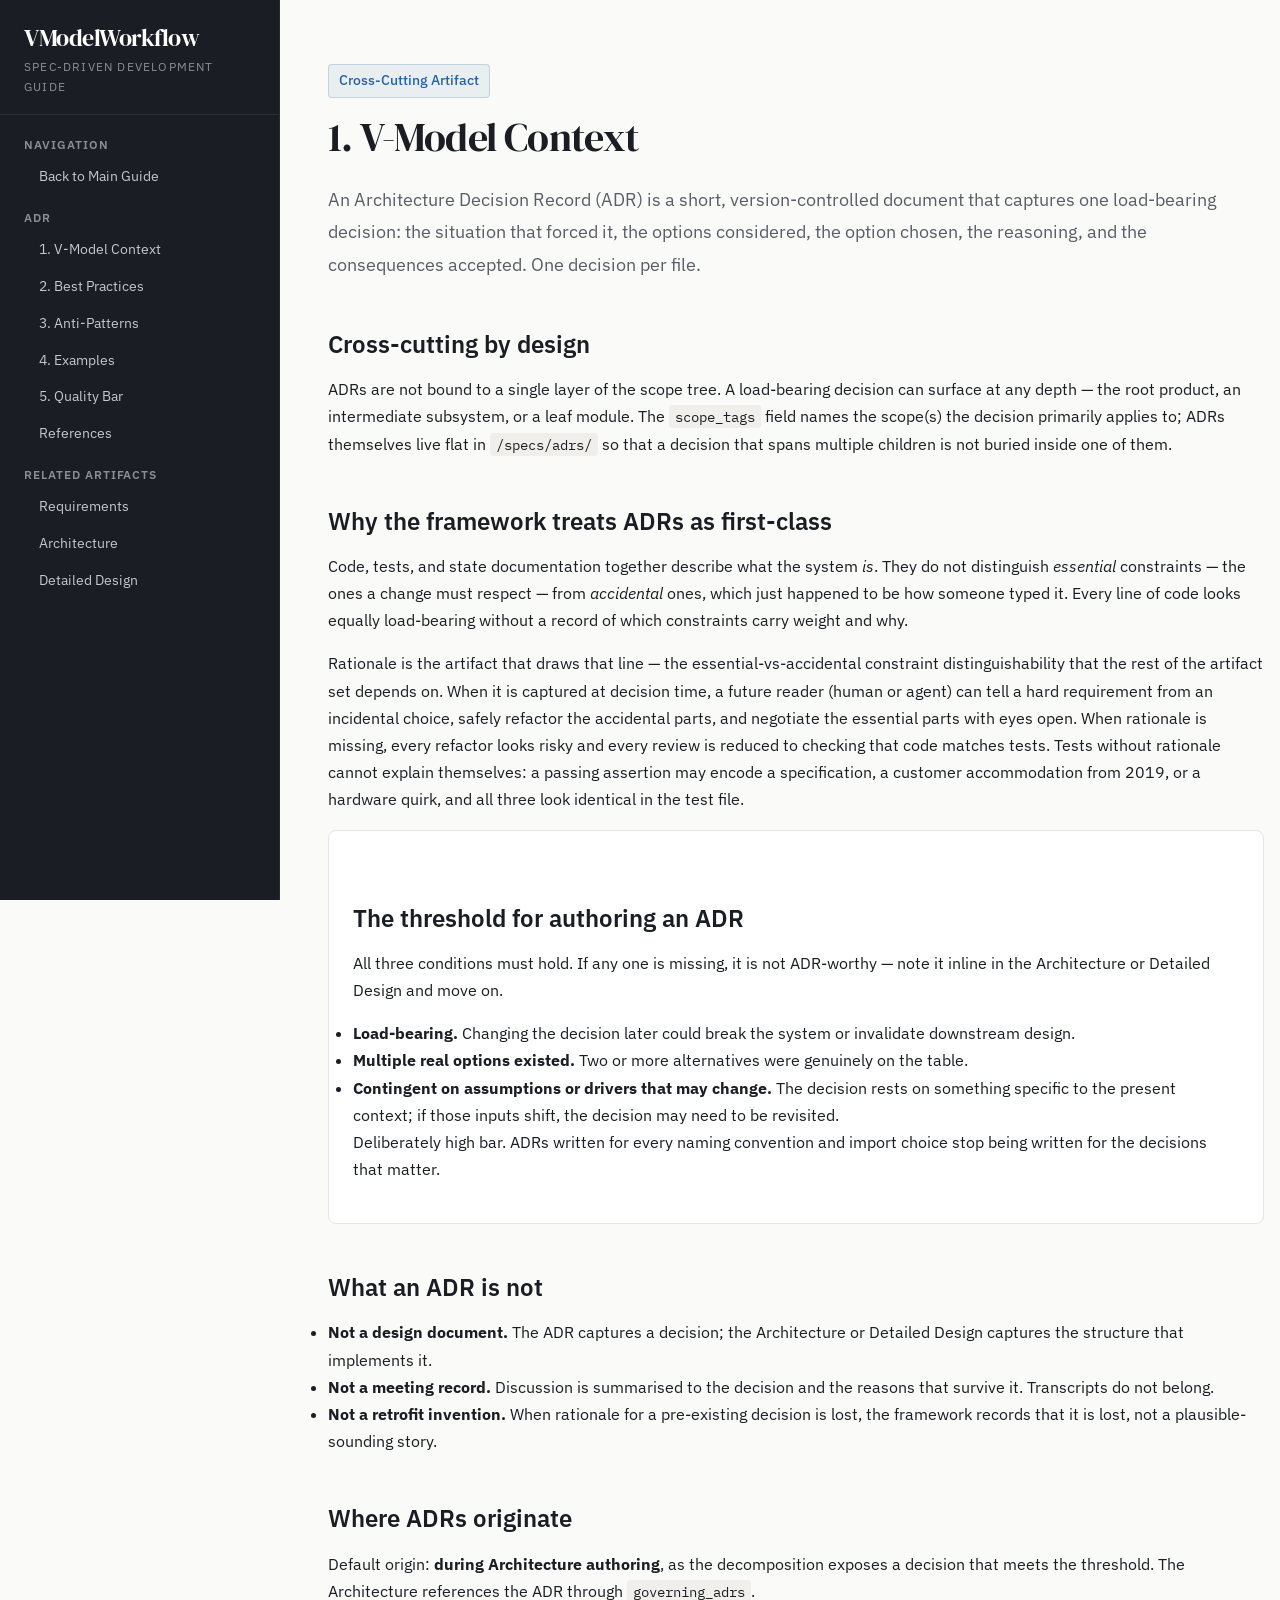
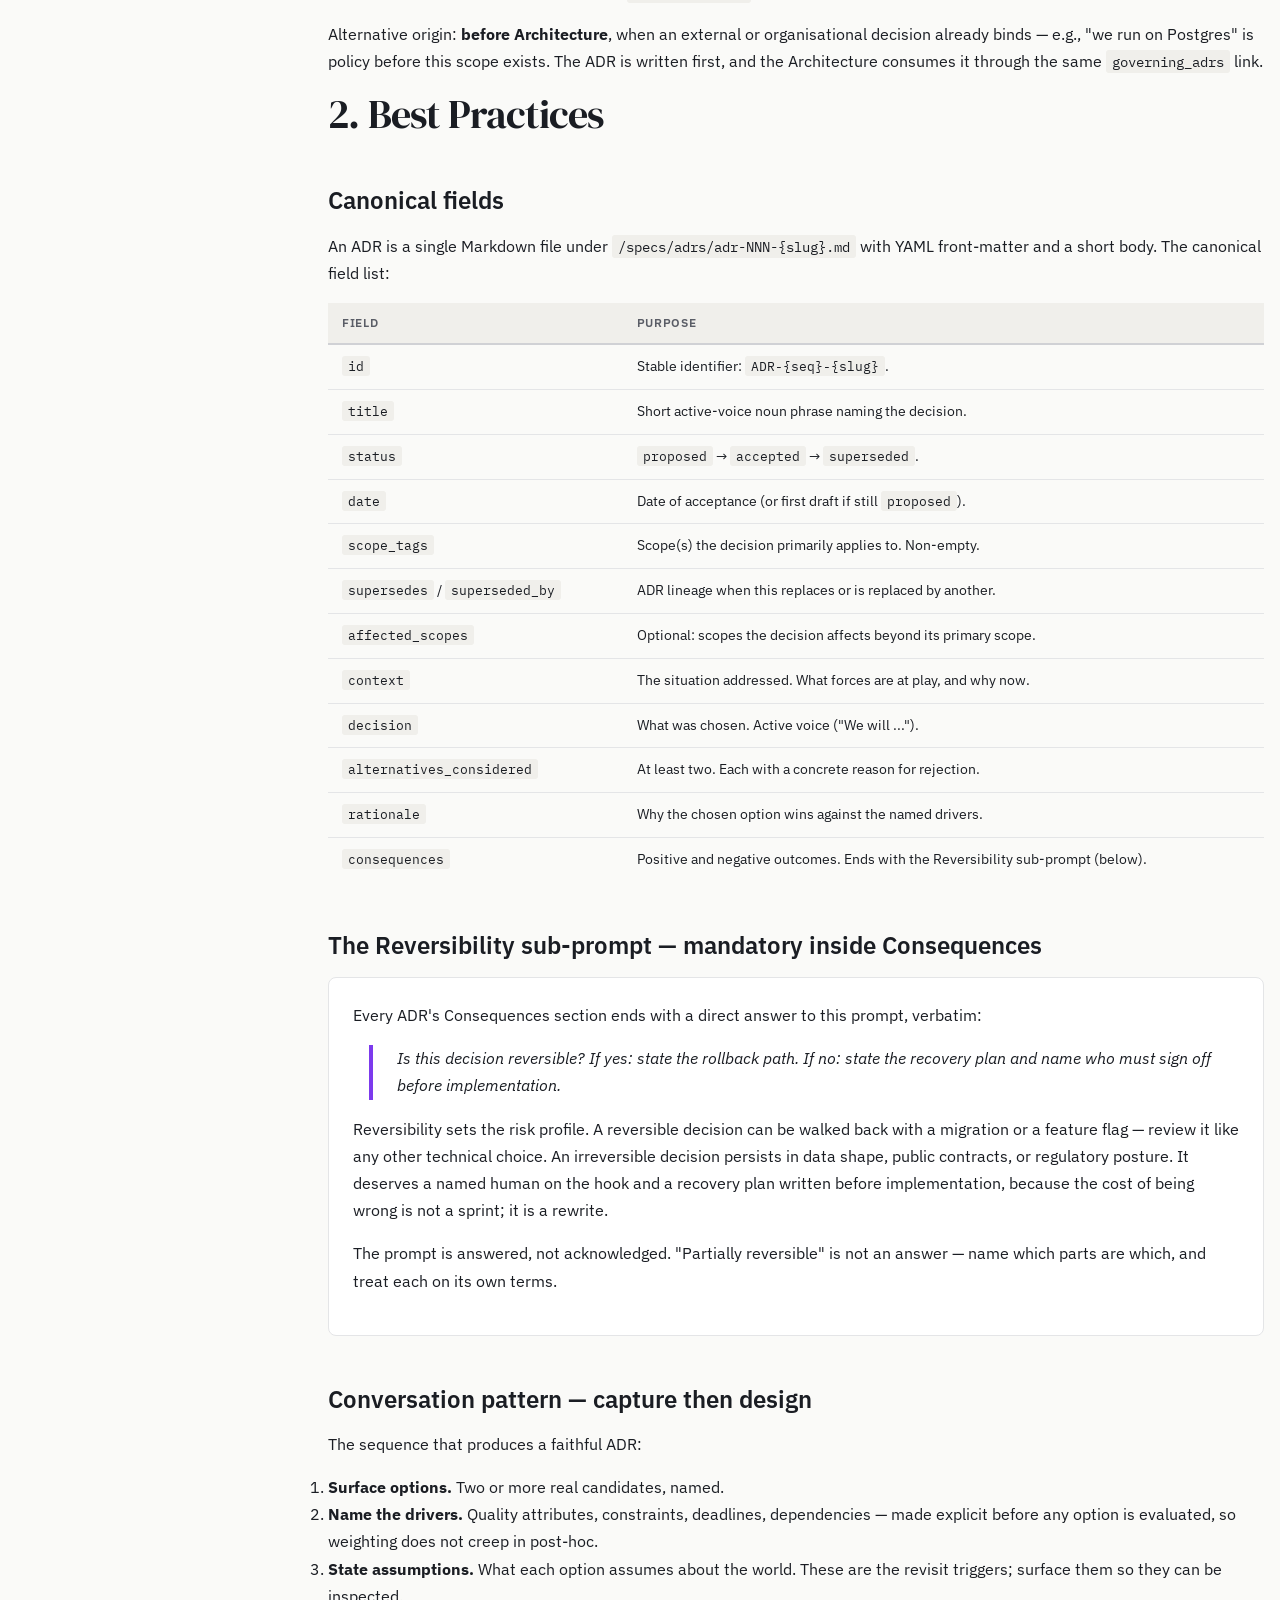
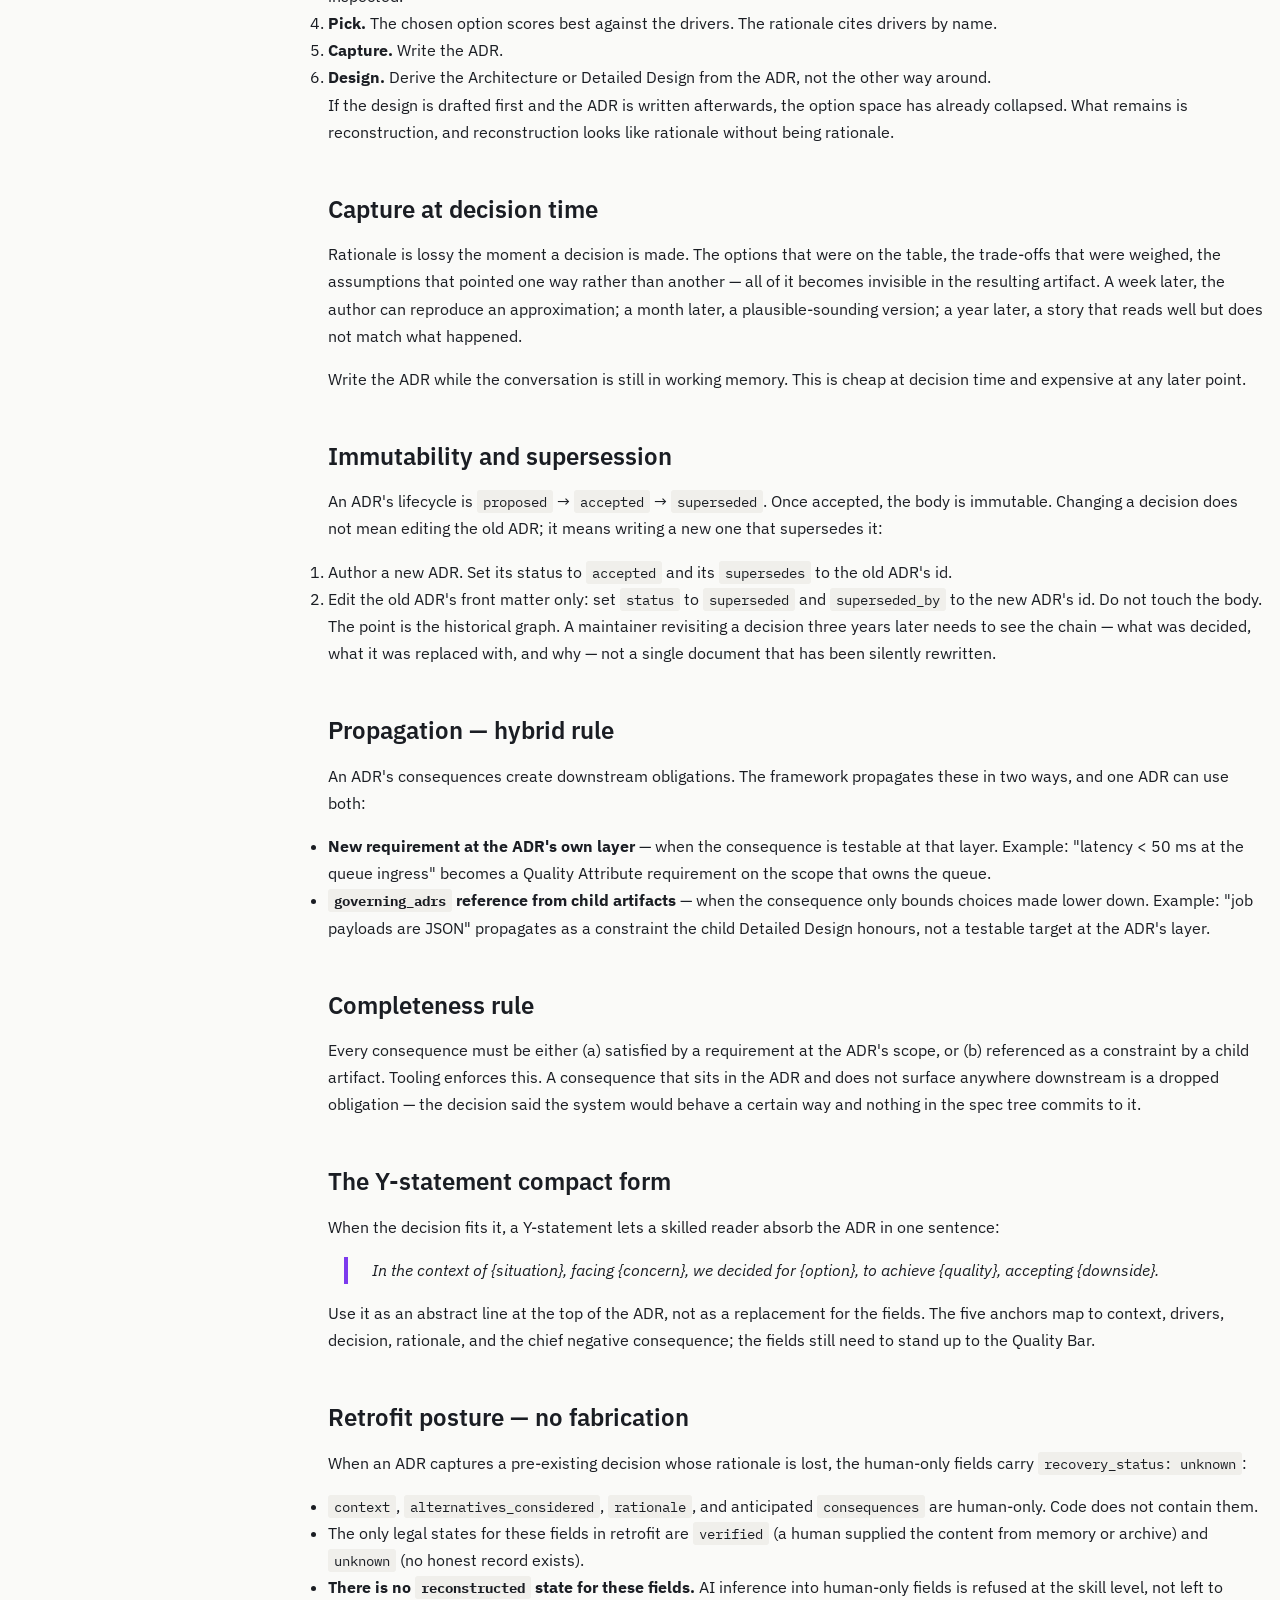
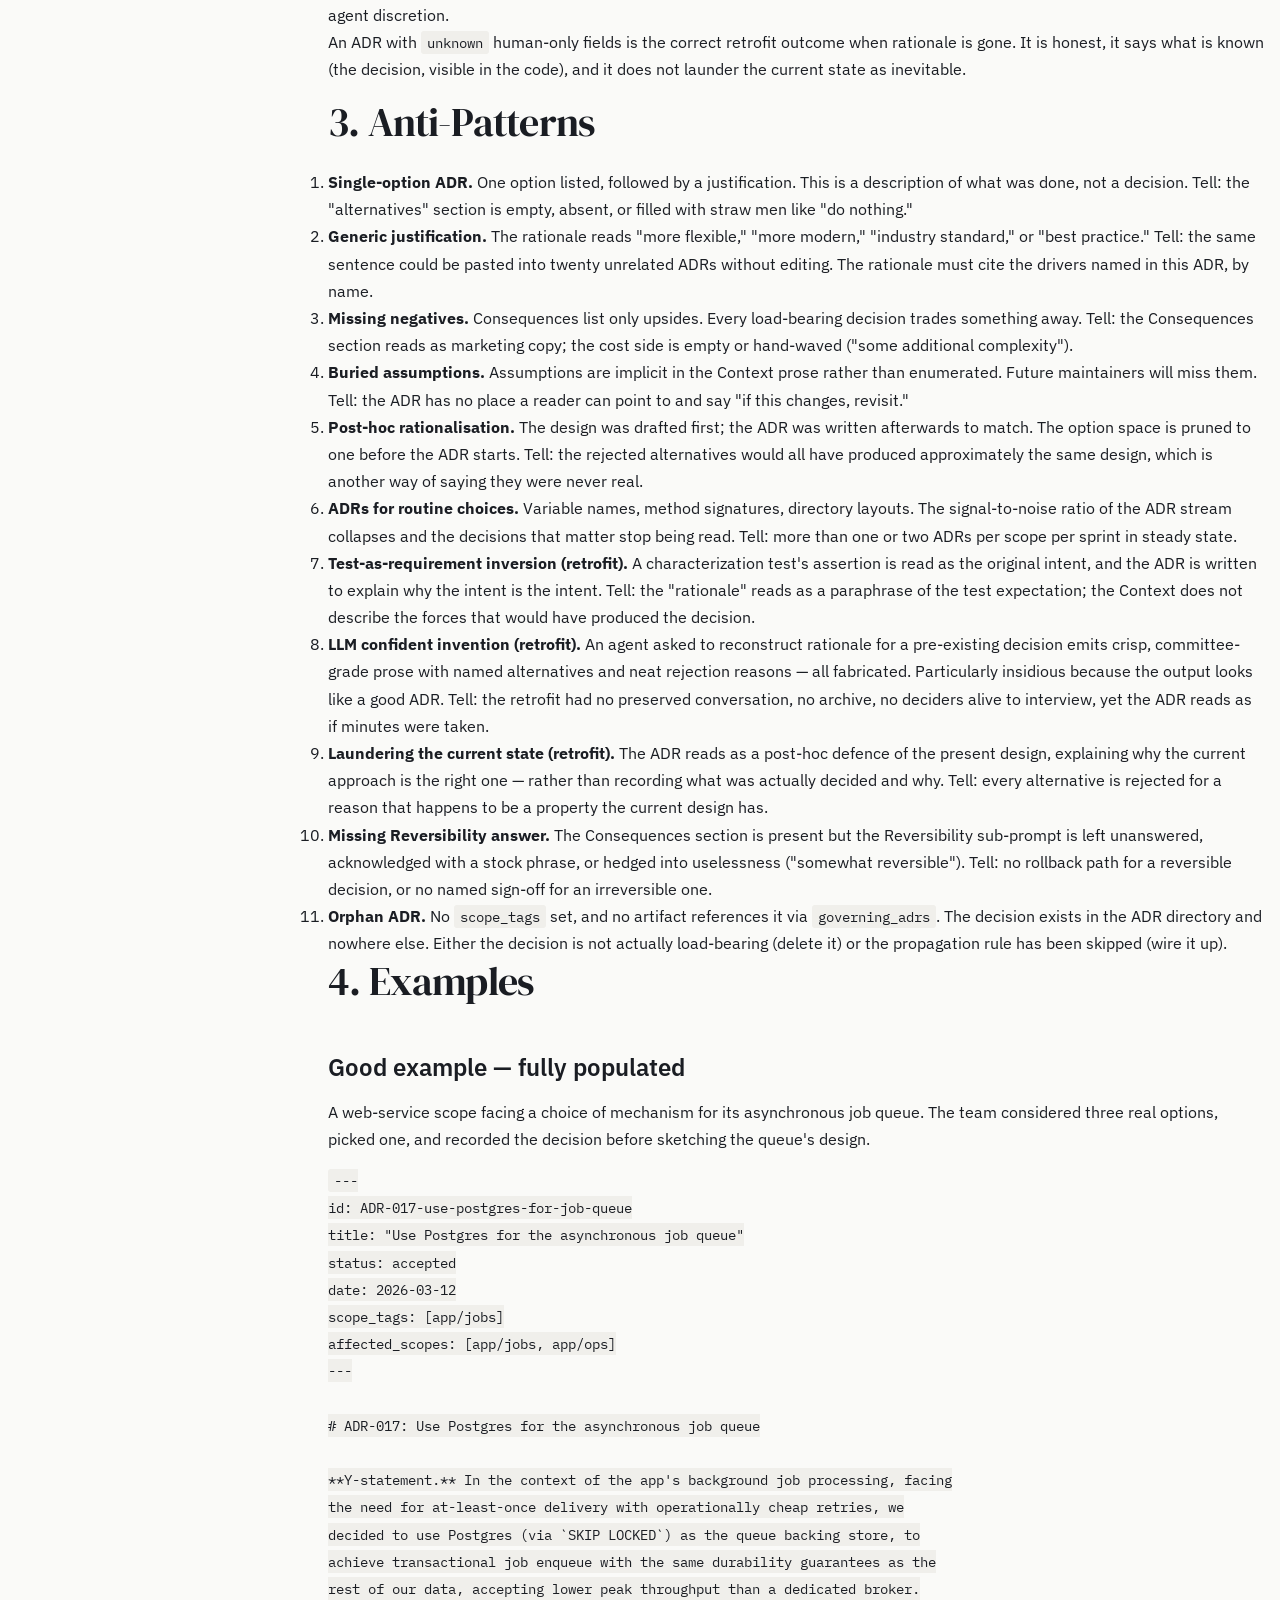
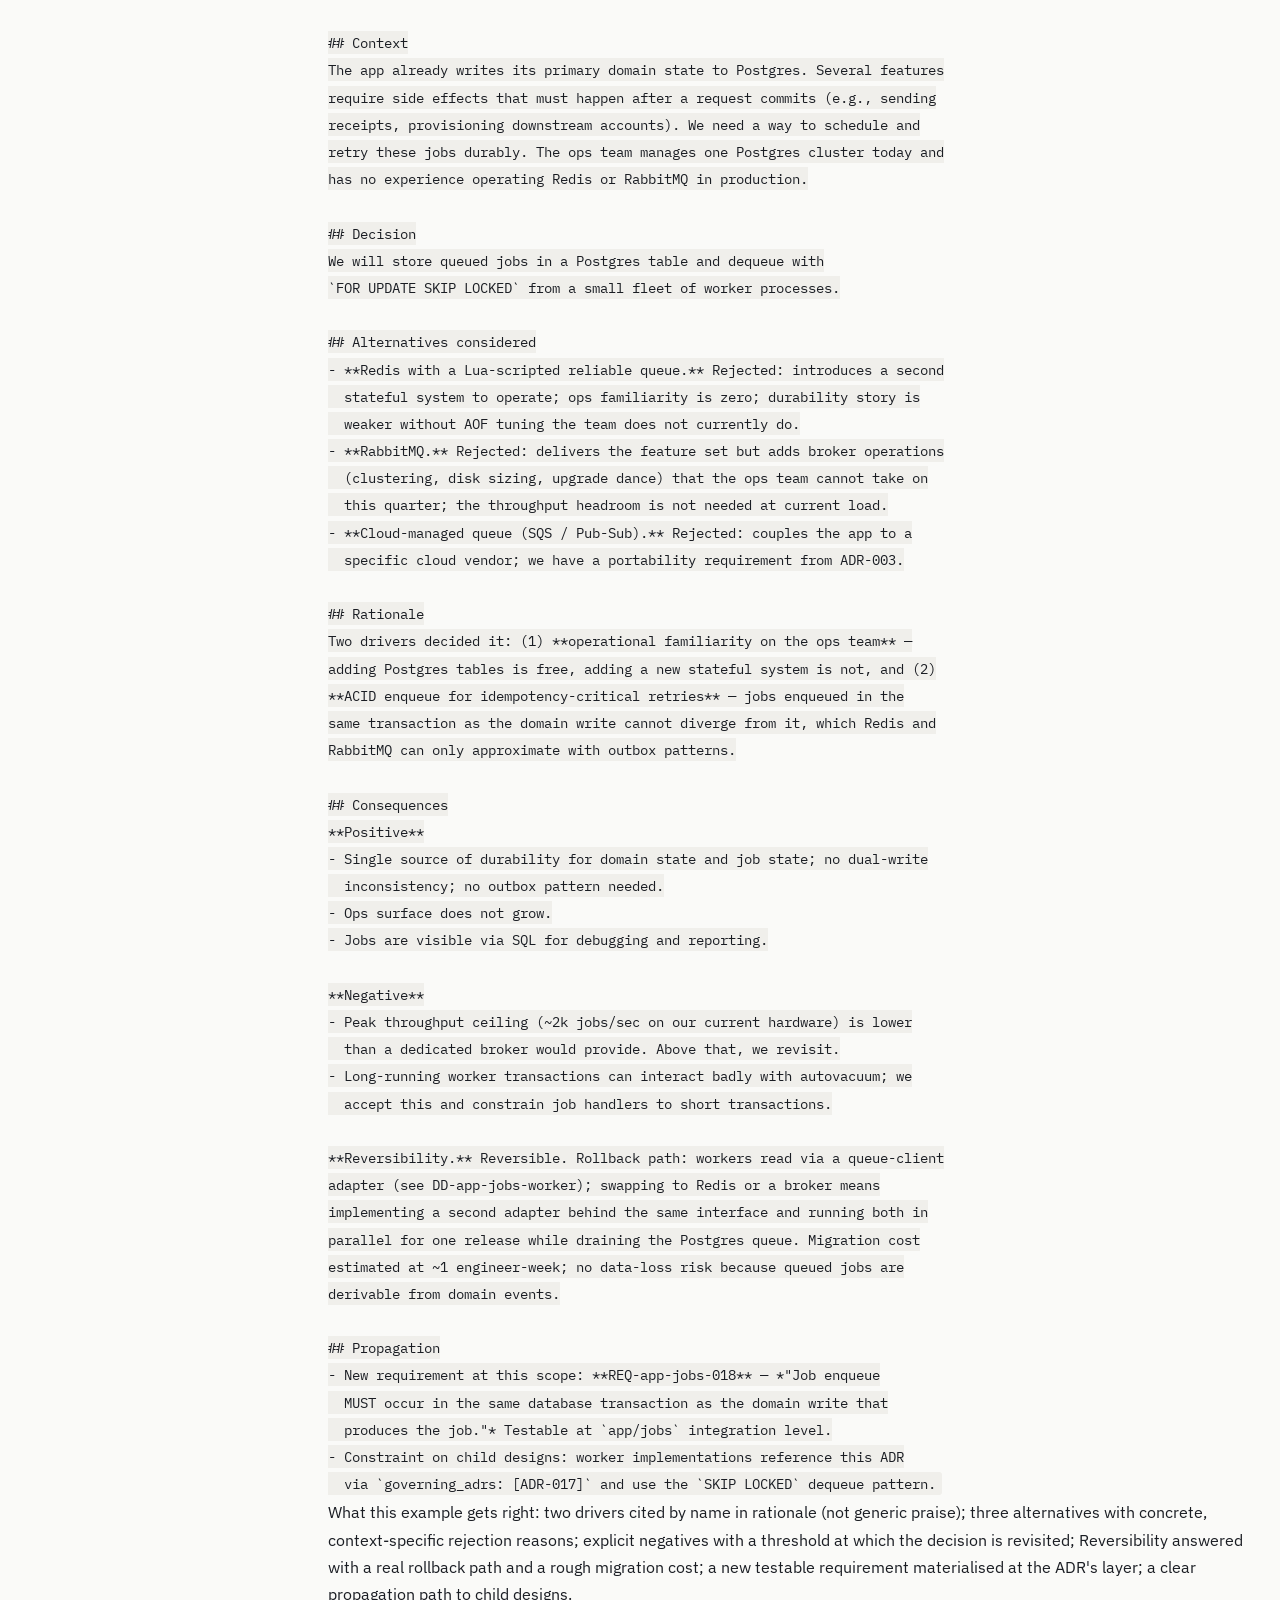
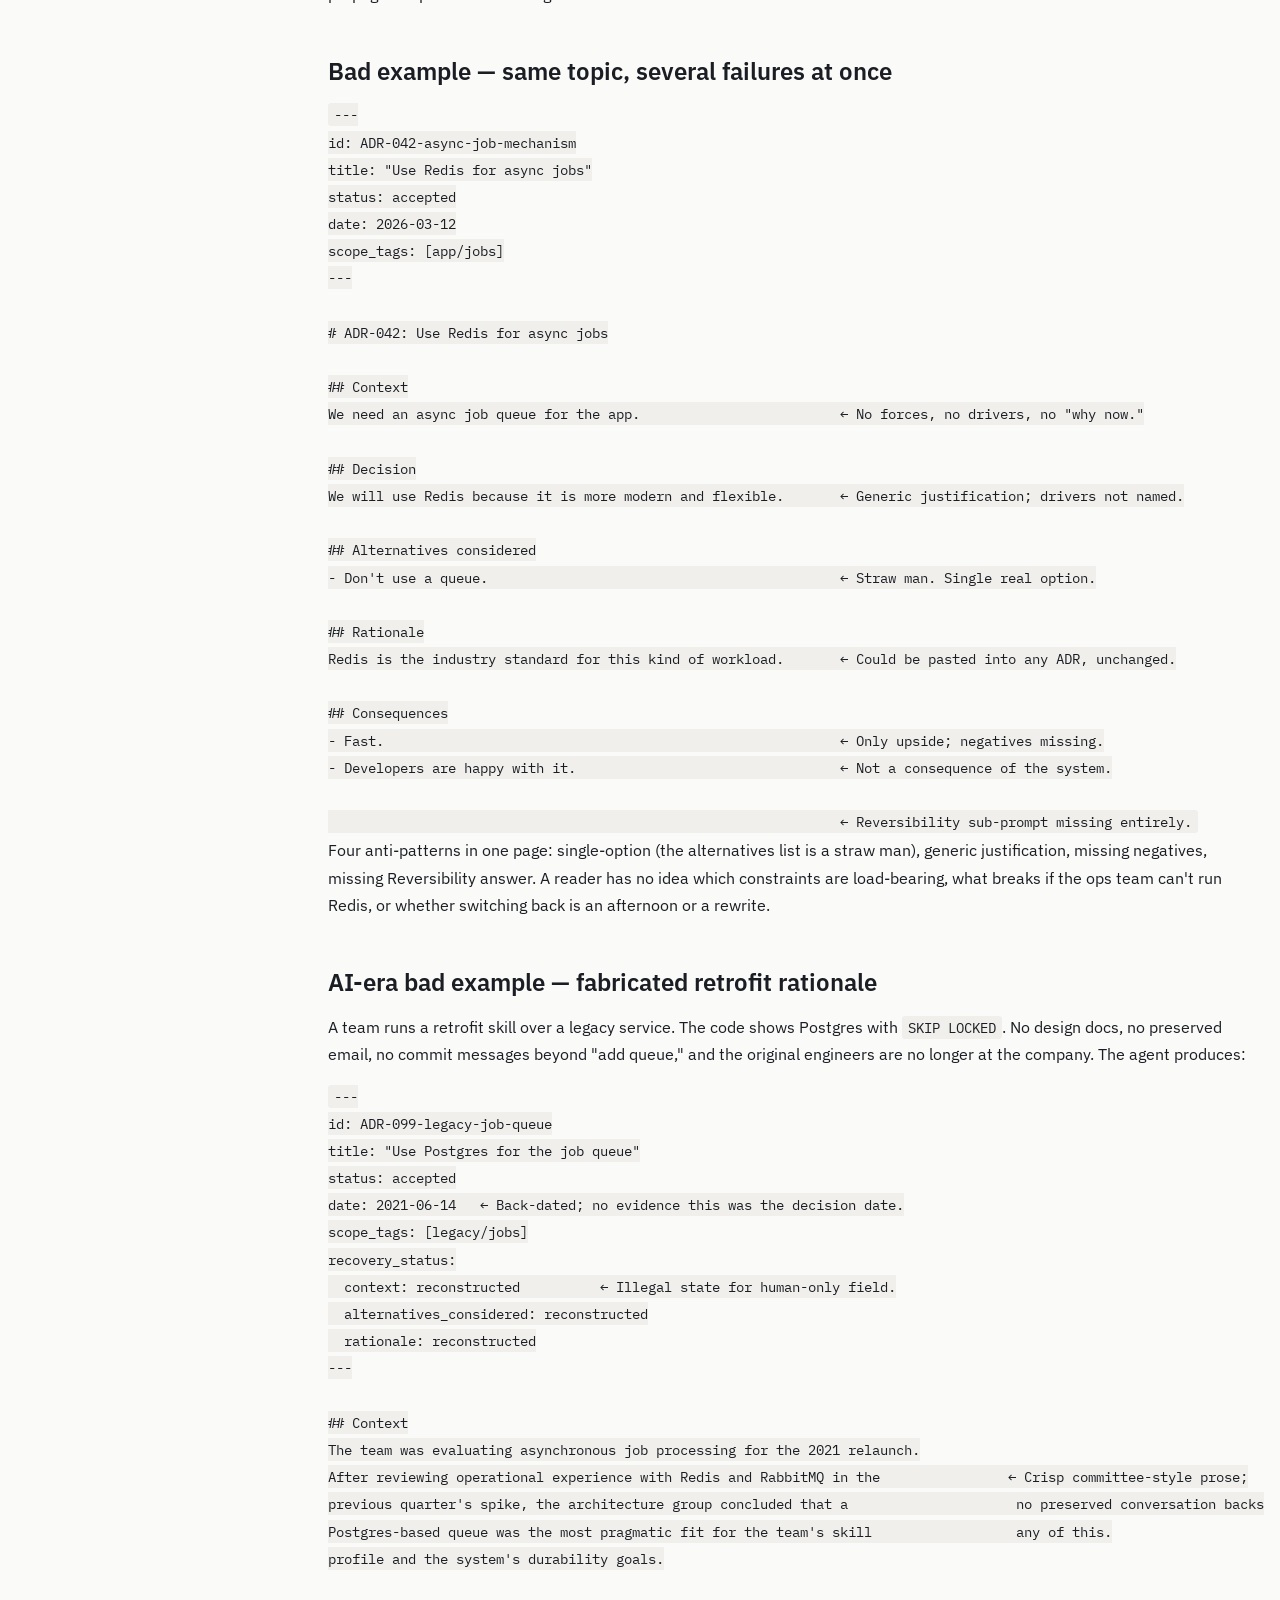
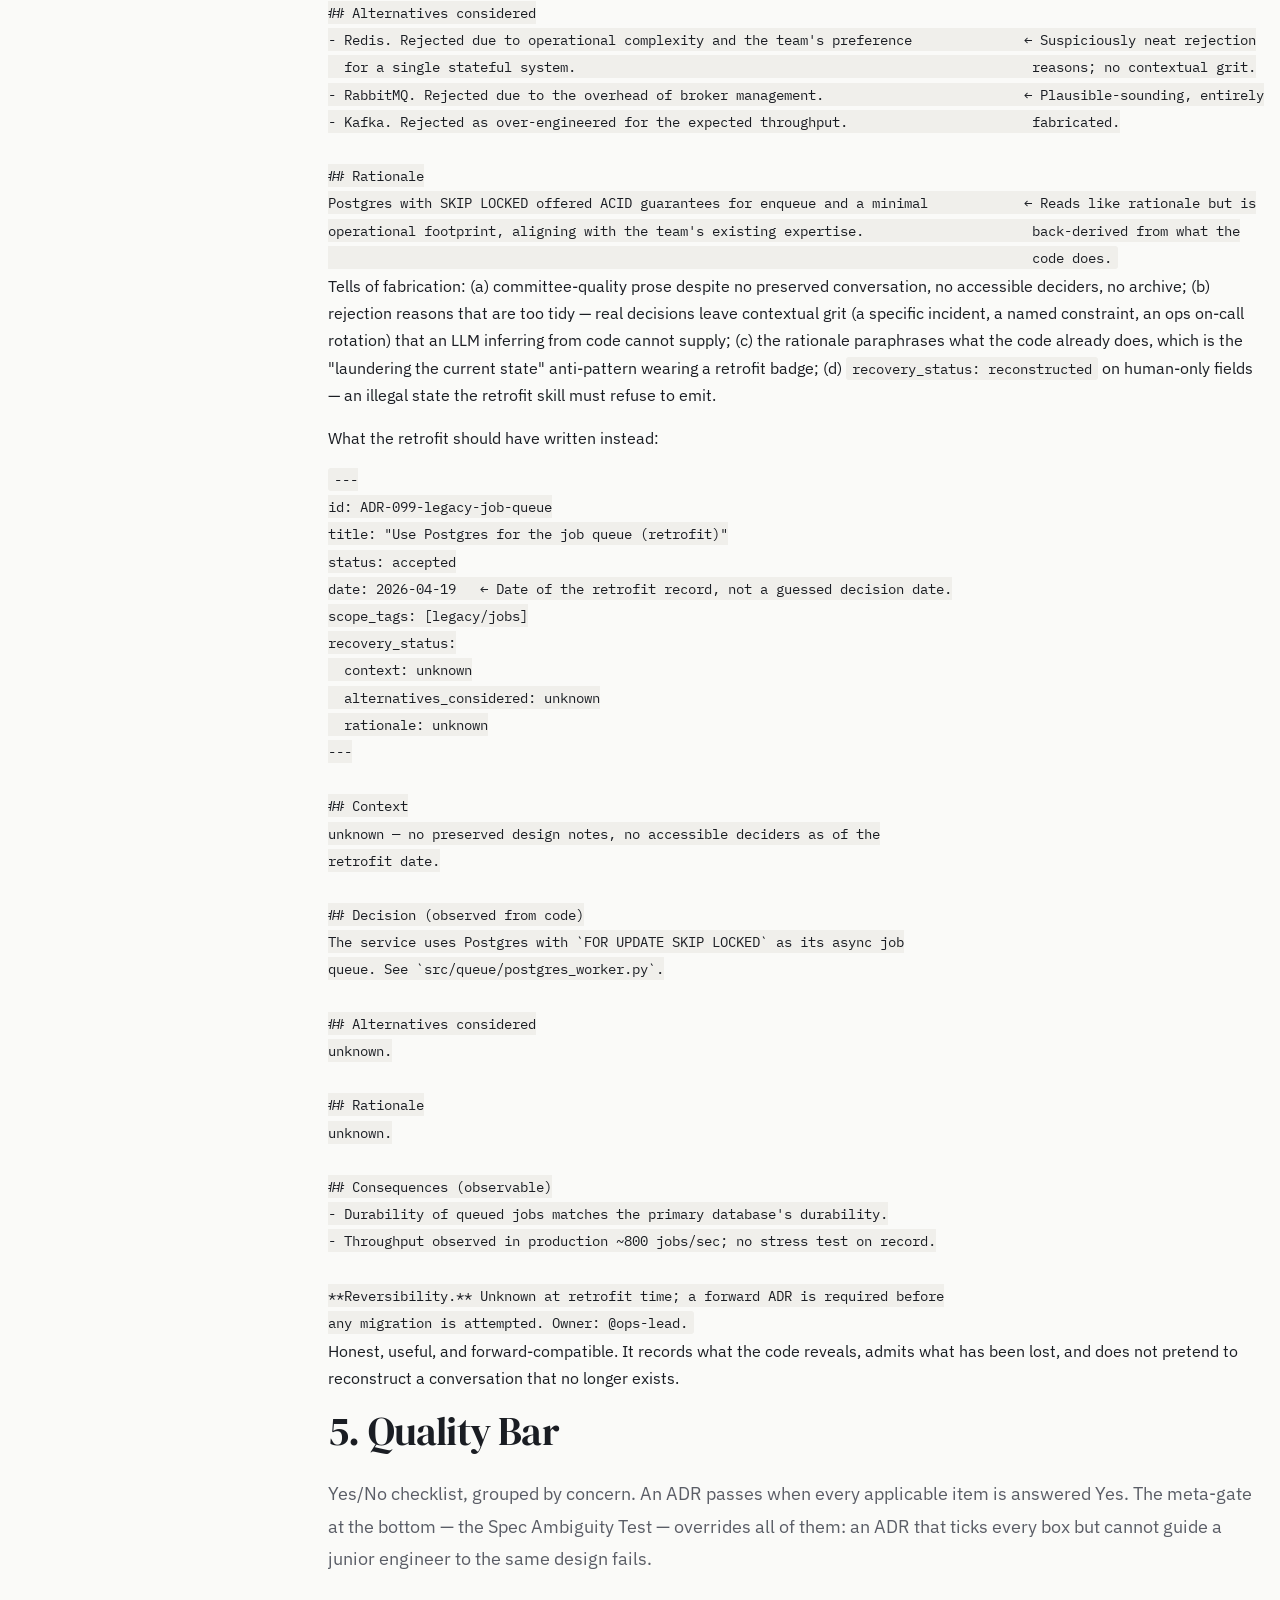
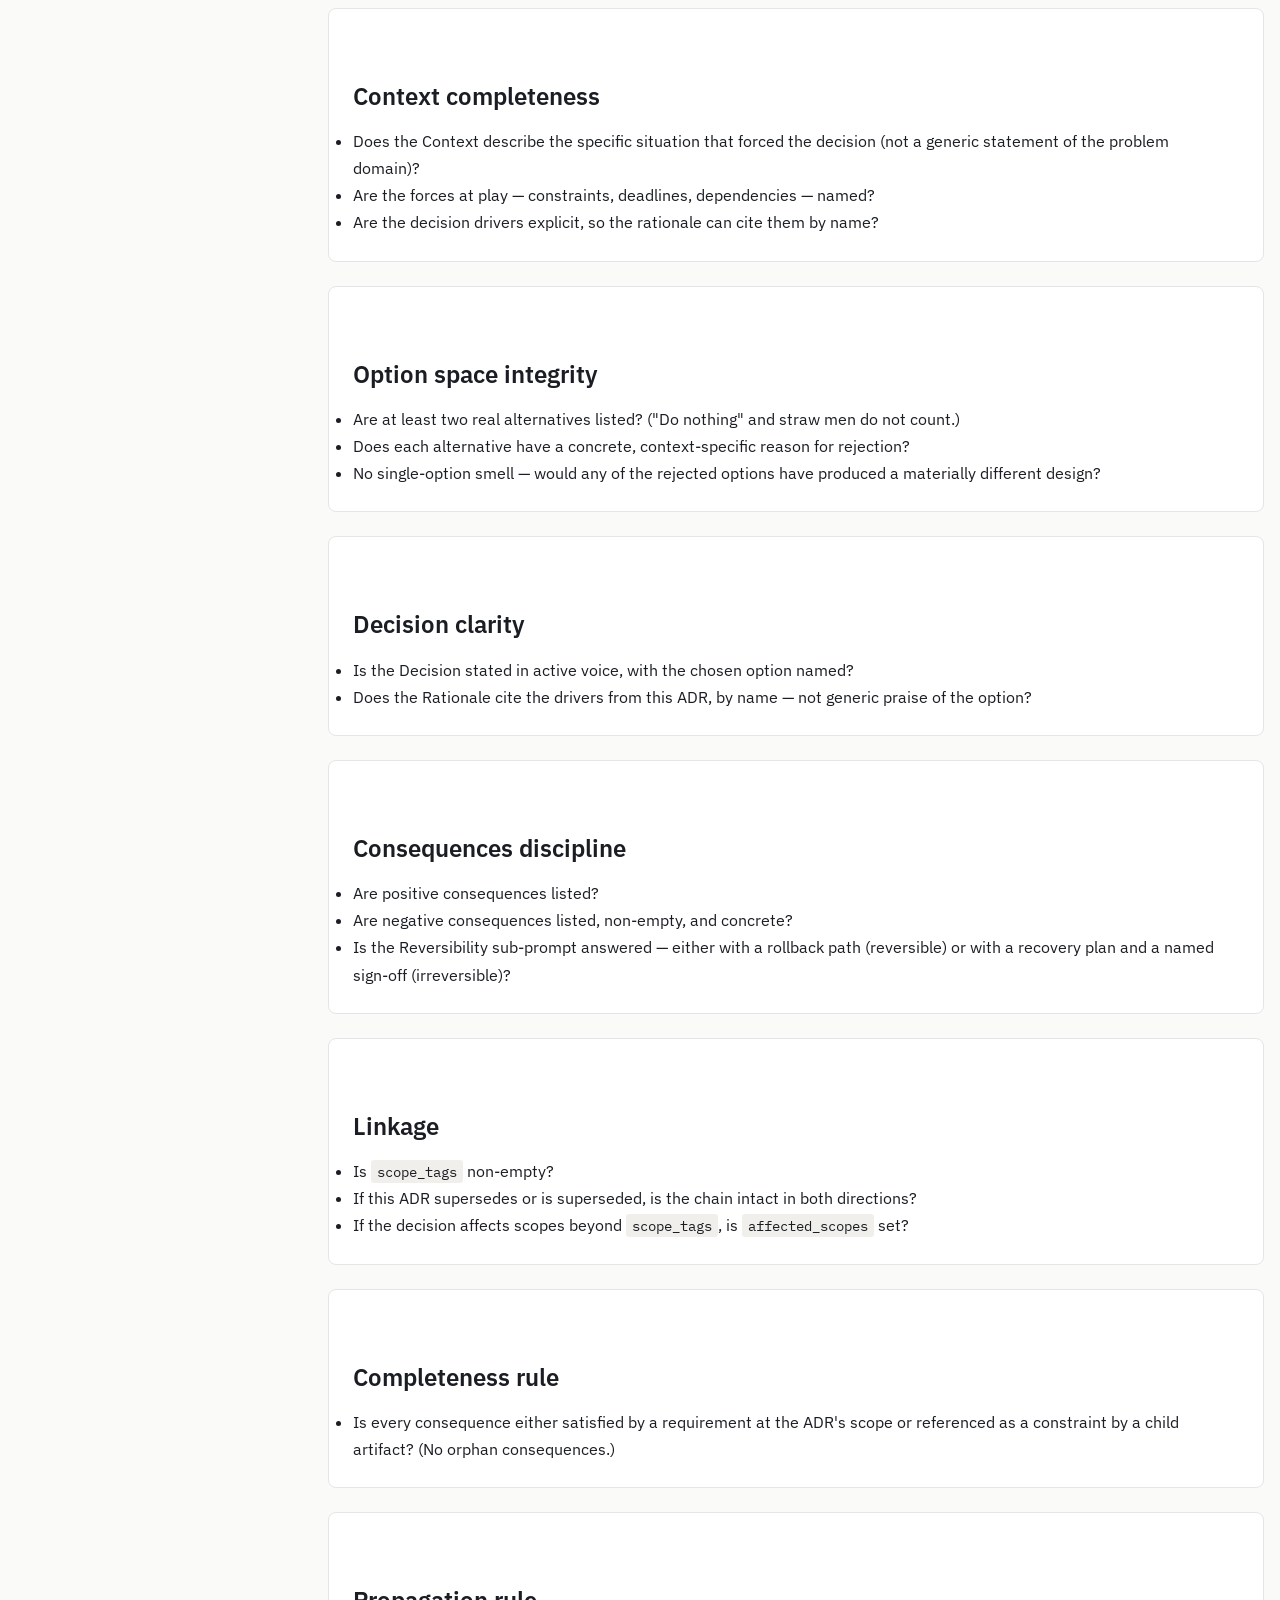
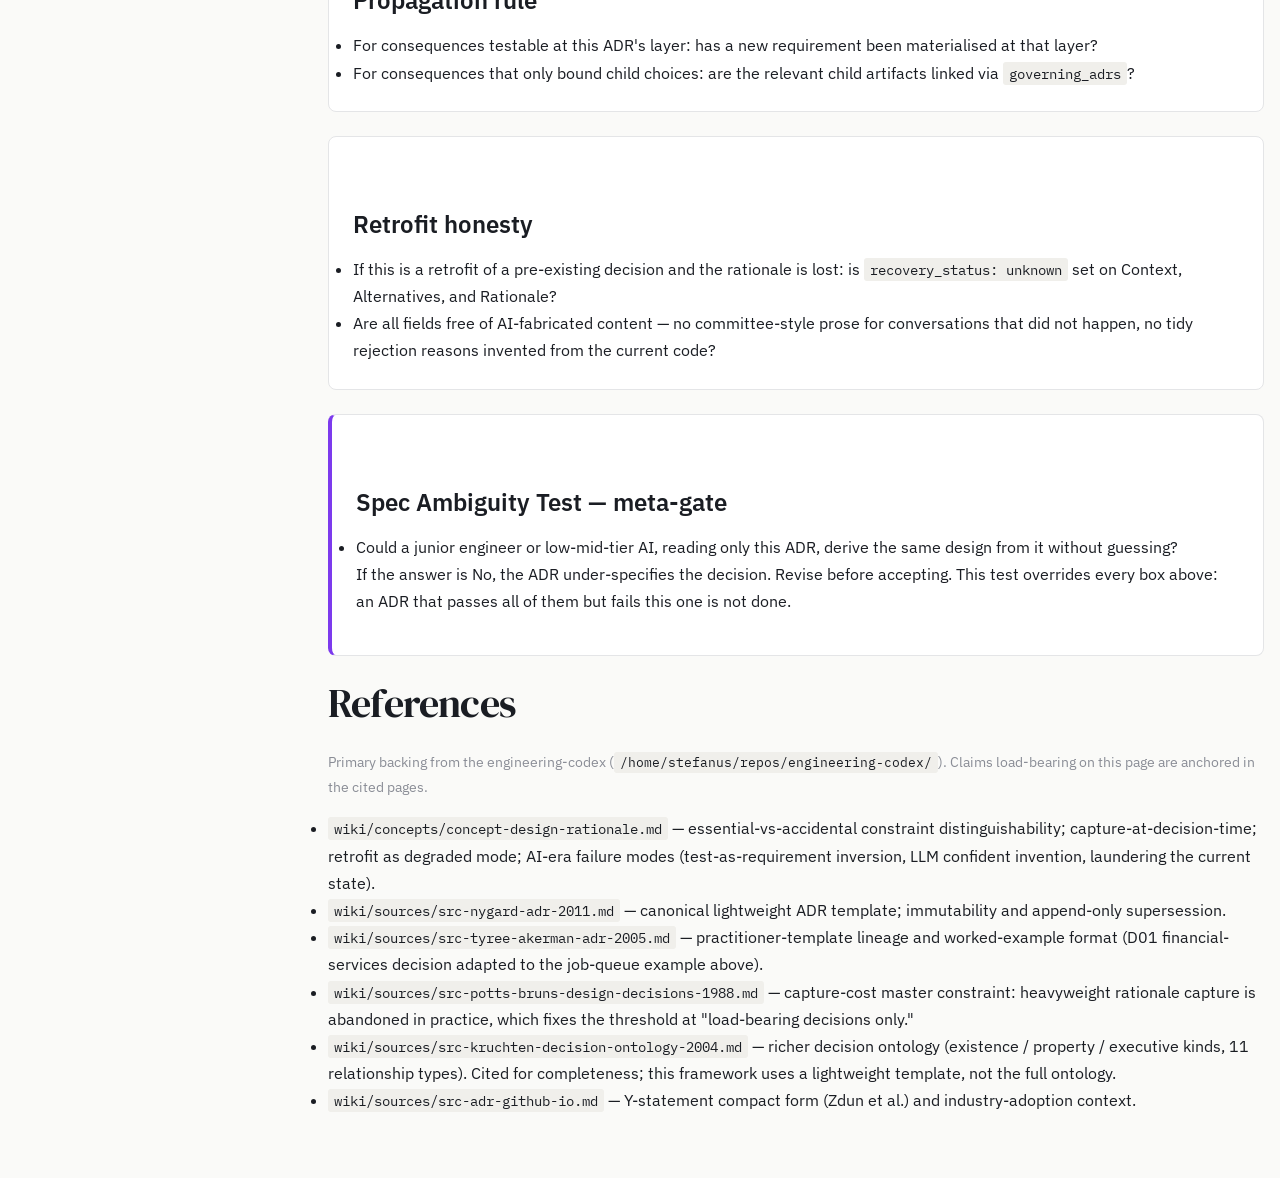
<file: docs/guide/artifacts/adr.html>
<!DOCTYPE html>
<html lang="en">
<head>
  <meta charset="UTF-8">
  <meta name="viewport" content="width=device-width, initial-scale=1.0">
  <title>Architecture Decision Records (ADR) &mdash; VModelWorkflow Guide</title>
  <link rel="stylesheet" href="../css/main.css">
</head>
<body>

<!-- ============================================================
     SIDEBAR
     ============================================================ -->
<aside class="sidebar">
  <div class="sidebar-header">
    <h1>VModelWorkflow</h1>
    <div class="subtitle">Spec-Driven Development Guide</div>
  </div>

  <nav class="sidebar-nav">
    <div class="nav-group">
      <span class="nav-group-label">Navigation</span>
      <a class="nav-link" href="../index.html">Back to Main Guide</a>
    </div>

    <div class="nav-group">
      <span class="nav-group-label">ADR</span>
      <a class="nav-link" href="#adr-context">1. V-Model Context</a>
      <a class="nav-link" href="#adr-best-practices">2. Best Practices</a>
      <a class="nav-link" href="#adr-anti-patterns">3. Anti-Patterns</a>
      <a class="nav-link" href="#adr-examples">4. Examples</a>
      <a class="nav-link" href="#adr-quality-bar">5. Quality Bar</a>
      <a class="nav-link" href="#adr-references">References</a>
    </div>

    <div class="nav-group">
      <span class="nav-group-label">Related Artifacts</span>
      <a class="nav-link" href="requirements.html">Requirements</a>
      <a class="nav-link" href="architecture.html">Architecture</a>
      <a class="nav-link" href="detailed-design.html">Detailed Design</a>
    </div>
  </nav>
</aside>

<!-- ============================================================
     MAIN CONTENT
     ============================================================ -->
<main class="main-content" style="margin-left: var(--sidebar-width); padding: var(--space-3xl) var(--space-2xl); max-width: calc(var(--content-max) + var(--space-2xl) * 2 + var(--sidebar-width));">

  <!-- ===================== SECTION 1: V-MODEL CONTEXT ===================== -->
  <section id="adr-context">
    <div class="level-indicator left">Cross-Cutting Artifact</div>
    <h2>1. V-Model Context</h2>
    <p class="lead">An Architecture Decision Record (ADR) is a short, version-controlled document that captures one load-bearing decision: the situation that forced it, the options considered, the option chosen, the reasoning, and the consequences accepted. One decision per file.</p>

    <h3>Cross-cutting by design</h3>
    <p>ADRs are not bound to a single layer of the scope tree. A load-bearing decision can surface at any depth &mdash; the root product, an intermediate subsystem, or a leaf module. The <code>scope_tags</code> field names the scope(s) the decision primarily applies to; ADRs themselves live flat in <code>/specs/adrs/</code> so that a decision that spans multiple children is not buried inside one of them.</p>

    <h3>Why the framework treats ADRs as first-class</h3>
    <p>Code, tests, and state documentation together describe what the system <em>is</em>. They do not distinguish <em>essential</em> constraints &mdash; the ones a change must respect &mdash; from <em>accidental</em> ones, which just happened to be how someone typed it. Every line of code looks equally load-bearing without a record of which constraints carry weight and why.</p>
    <p>Rationale is the artifact that draws that line &mdash; the essential-vs-accidental constraint distinguishability that the rest of the artifact set depends on. When it is captured at decision time, a future reader (human or agent) can tell a hard requirement from an incidental choice, safely refactor the accidental parts, and negotiate the essential parts with eyes open. When rationale is missing, every refactor looks risky and every review is reduced to checking that code matches tests. Tests without rationale cannot explain themselves: a passing assertion may encode a specification, a customer accommodation from 2019, or a hardware quirk, and all three look identical in the test file.</p>

    <div class="card">
      <h3>The threshold for authoring an ADR</h3>
      <p>All three conditions must hold. If any one is missing, it is not ADR-worthy &mdash; note it inline in the Architecture or Detailed Design and move on.</p>
      <ul>
        <li><strong>Load-bearing.</strong> Changing the decision later could break the system or invalidate downstream design.</li>
        <li><strong>Multiple real options existed.</strong> Two or more alternatives were genuinely on the table.</li>
        <li><strong>Contingent on assumptions or drivers that may change.</strong> The decision rests on something specific to the present context; if those inputs shift, the decision may need to be revisited.</li>
      </ul>
      <p>Deliberately high bar. ADRs written for every naming convention and import choice stop being written for the decisions that matter.</p>
    </div>

    <h3>What an ADR is not</h3>
    <ul>
      <li><strong>Not a design document.</strong> The ADR captures a decision; the Architecture or Detailed Design captures the structure that implements it.</li>
      <li><strong>Not a meeting record.</strong> Discussion is summarised to the decision and the reasons that survive it. Transcripts do not belong.</li>
      <li><strong>Not a retrofit invention.</strong> When rationale for a pre-existing decision is lost, the framework records that it is lost, not a plausible-sounding story.</li>
    </ul>

    <h3>Where ADRs originate</h3>
    <p>Default origin: <strong>during Architecture authoring</strong>, as the decomposition exposes a decision that meets the threshold. The Architecture references the ADR through <code>governing_adrs</code>.</p>
    <p>Alternative origin: <strong>before Architecture</strong>, when an external or organisational decision already binds &mdash; e.g., "we run on Postgres" is policy before this scope exists. The ADR is written first, and the Architecture consumes it through the same <code>governing_adrs</code> link.</p>
  </section>

  <!-- ===================== SECTION 2: BEST PRACTICES ===================== -->
  <section id="adr-best-practices">
    <h2>2. Best Practices</h2>

    <h3>Canonical fields</h3>
    <p>An ADR is a single Markdown file under <code>/specs/adrs/adr-NNN-{slug}.md</code> with YAML front-matter and a short body. The canonical field list:</p>

    <table class="field-table">
      <thead>
        <tr><th>Field</th><th>Purpose</th></tr>
      </thead>
      <tbody>
        <tr><td><code>id</code></td><td>Stable identifier: <code>ADR-{seq}-{slug}</code>.</td></tr>
        <tr><td><code>title</code></td><td>Short active-voice noun phrase naming the decision.</td></tr>
        <tr><td><code>status</code></td><td><code>proposed</code> &rarr; <code>accepted</code> &rarr; <code>superseded</code>.</td></tr>
        <tr><td><code>date</code></td><td>Date of acceptance (or first draft if still <code>proposed</code>).</td></tr>
        <tr><td><code>scope_tags</code></td><td>Scope(s) the decision primarily applies to. Non-empty.</td></tr>
        <tr><td><code>supersedes</code> / <code>superseded_by</code></td><td>ADR lineage when this replaces or is replaced by another.</td></tr>
        <tr><td><code>affected_scopes</code></td><td>Optional: scopes the decision affects beyond its primary scope.</td></tr>
        <tr><td><code>context</code></td><td>The situation addressed. What forces are at play, and why now.</td></tr>
        <tr><td><code>decision</code></td><td>What was chosen. Active voice ("We will ...").</td></tr>
        <tr><td><code>alternatives_considered</code></td><td>At least two. Each with a concrete reason for rejection.</td></tr>
        <tr><td><code>rationale</code></td><td>Why the chosen option wins against the named drivers.</td></tr>
        <tr><td><code>consequences</code></td><td>Positive and negative outcomes. Ends with the Reversibility sub-prompt (below).</td></tr>
      </tbody>
    </table>

    <h3>The Reversibility sub-prompt &mdash; mandatory inside Consequences</h3>
    <div class="card">
      <p>Every ADR's Consequences section ends with a direct answer to this prompt, verbatim:</p>
      <p style="padding-left: var(--space-lg); border-left: 4px solid var(--accent-trace); margin-left: var(--space-md);"><em>Is this decision reversible? If yes: state the rollback path. If no: state the recovery plan and name who must sign off before implementation.</em></p>
      <p>Reversibility sets the risk profile. A reversible decision can be walked back with a migration or a feature flag &mdash; review it like any other technical choice. An irreversible decision persists in data shape, public contracts, or regulatory posture. It deserves a named human on the hook and a recovery plan written before implementation, because the cost of being wrong is not a sprint; it is a rewrite.</p>
      <p>The prompt is answered, not acknowledged. "Partially reversible" is not an answer &mdash; name which parts are which, and treat each on its own terms.</p>
    </div>

    <h3>Conversation pattern &mdash; capture then design</h3>
    <p>The sequence that produces a faithful ADR:</p>
    <ol>
      <li><strong>Surface options.</strong> Two or more real candidates, named.</li>
      <li><strong>Name the drivers.</strong> Quality attributes, constraints, deadlines, dependencies &mdash; made explicit before any option is evaluated, so weighting does not creep in post-hoc.</li>
      <li><strong>State assumptions.</strong> What each option assumes about the world. These are the revisit triggers; surface them so they can be inspected.</li>
      <li><strong>Pick.</strong> The chosen option scores best against the drivers. The rationale cites drivers by name.</li>
      <li><strong>Capture.</strong> Write the ADR.</li>
      <li><strong>Design.</strong> Derive the Architecture or Detailed Design from the ADR, not the other way around.</li>
    </ol>
    <p>If the design is drafted first and the ADR is written afterwards, the option space has already collapsed. What remains is reconstruction, and reconstruction looks like rationale without being rationale.</p>

    <h3>Capture at decision time</h3>
    <p>Rationale is lossy the moment a decision is made. The options that were on the table, the trade-offs that were weighed, the assumptions that pointed one way rather than another &mdash; all of it becomes invisible in the resulting artifact. A week later, the author can reproduce an approximation; a month later, a plausible-sounding version; a year later, a story that reads well but does not match what happened.</p>
    <p>Write the ADR while the conversation is still in working memory. This is cheap at decision time and expensive at any later point.</p>

    <h3>Immutability and supersession</h3>
    <p>An ADR's lifecycle is <code>proposed</code> &rarr; <code>accepted</code> &rarr; <code>superseded</code>. Once accepted, the body is immutable. Changing a decision does not mean editing the old ADR; it means writing a new one that supersedes it:</p>
    <ol>
      <li>Author a new ADR. Set its status to <code>accepted</code> and its <code>supersedes</code> to the old ADR's id.</li>
      <li>Edit the old ADR's front matter only: set <code>status</code> to <code>superseded</code> and <code>superseded_by</code> to the new ADR's id. Do not touch the body.</li>
    </ol>
    <p>The point is the historical graph. A maintainer revisiting a decision three years later needs to see the chain &mdash; what was decided, what it was replaced with, and why &mdash; not a single document that has been silently rewritten.</p>

    <h3>Propagation &mdash; hybrid rule</h3>
    <p>An ADR's consequences create downstream obligations. The framework propagates these in two ways, and one ADR can use both:</p>
    <ul>
      <li><strong>New requirement at the ADR's own layer</strong> &mdash; when the consequence is testable at that layer. Example: "latency &lt; 50 ms at the queue ingress" becomes a Quality Attribute requirement on the scope that owns the queue.</li>
      <li><strong><code>governing_adrs</code> reference from child artifacts</strong> &mdash; when the consequence only bounds choices made lower down. Example: "job payloads are JSON" propagates as a constraint the child Detailed Design honours, not a testable target at the ADR's layer.</li>
    </ul>

    <h3>Completeness rule</h3>
    <p>Every consequence must be either (a) satisfied by a requirement at the ADR's scope, or (b) referenced as a constraint by a child artifact. Tooling enforces this. A consequence that sits in the ADR and does not surface anywhere downstream is a dropped obligation &mdash; the decision said the system would behave a certain way and nothing in the spec tree commits to it.</p>

    <h3>The Y-statement compact form</h3>
    <p>When the decision fits it, a Y-statement lets a skilled reader absorb the ADR in one sentence:</p>
    <p style="padding-left: var(--space-lg); border-left: 4px solid var(--accent-trace); margin-left: var(--space-md);"><em>In the context of {situation}, facing {concern}, we decided for {option}, to achieve {quality}, accepting {downside}.</em></p>
    <p>Use it as an abstract line at the top of the ADR, not as a replacement for the fields. The five anchors map to context, drivers, decision, rationale, and the chief negative consequence; the fields still need to stand up to the Quality Bar.</p>

    <h3>Retrofit posture &mdash; no fabrication</h3>
    <p>When an ADR captures a pre-existing decision whose rationale is lost, the human-only fields carry <code>recovery_status: unknown</code>:</p>
    <ul>
      <li><code>context</code>, <code>alternatives_considered</code>, <code>rationale</code>, and anticipated <code>consequences</code> are human-only. Code does not contain them.</li>
      <li>The only legal states for these fields in retrofit are <code>verified</code> (a human supplied the content from memory or archive) and <code>unknown</code> (no honest record exists).</li>
      <li><strong>There is no <code>reconstructed</code> state for these fields.</strong> AI inference into human-only fields is refused at the skill level, not left to agent discretion.</li>
    </ul>
    <p>An ADR with <code>unknown</code> human-only fields is the correct retrofit outcome when rationale is gone. It is honest, it says what is known (the decision, visible in the code), and it does not launder the current state as inevitable.</p>
  </section>

  <!-- ===================== SECTION 3: ANTI-PATTERNS ===================== -->
  <section id="adr-anti-patterns">
    <h2>3. Anti-Patterns</h2>

    <ol>
      <li><strong>Single-option ADR.</strong> One option listed, followed by a justification. This is a description of what was done, not a decision. Tell: the "alternatives" section is empty, absent, or filled with straw men like "do nothing."</li>

      <li><strong>Generic justification.</strong> The rationale reads "more flexible," "more modern," "industry standard," or "best practice." Tell: the same sentence could be pasted into twenty unrelated ADRs without editing. The rationale must cite the drivers named in this ADR, by name.</li>

      <li><strong>Missing negatives.</strong> Consequences list only upsides. Every load-bearing decision trades something away. Tell: the Consequences section reads as marketing copy; the cost side is empty or hand-waved ("some additional complexity").</li>

      <li><strong>Buried assumptions.</strong> Assumptions are implicit in the Context prose rather than enumerated. Future maintainers will miss them. Tell: the ADR has no place a reader can point to and say "if this changes, revisit."</li>

      <li><strong>Post-hoc rationalisation.</strong> The design was drafted first; the ADR was written afterwards to match. The option space is pruned to one before the ADR starts. Tell: the rejected alternatives would all have produced approximately the same design, which is another way of saying they were never real.</li>

      <li><strong>ADRs for routine choices.</strong> Variable names, method signatures, directory layouts. The signal-to-noise ratio of the ADR stream collapses and the decisions that matter stop being read. Tell: more than one or two ADRs per scope per sprint in steady state.</li>

      <li><strong>Test-as-requirement inversion (retrofit).</strong> A characterization test's assertion is read as the original intent, and the ADR is written to explain why the intent is the intent. Tell: the "rationale" reads as a paraphrase of the test expectation; the Context does not describe the forces that would have produced the decision.</li>

      <li><strong>LLM confident invention (retrofit).</strong> An agent asked to reconstruct rationale for a pre-existing decision emits crisp, committee-grade prose with named alternatives and neat rejection reasons &mdash; all fabricated. Particularly insidious because the output looks like a good ADR. Tell: the retrofit had no preserved conversation, no archive, no deciders alive to interview, yet the ADR reads as if minutes were taken.</li>

      <li><strong>Laundering the current state (retrofit).</strong> The ADR reads as a post-hoc defence of the present design, explaining why the current approach is the right one &mdash; rather than recording what was actually decided and why. Tell: every alternative is rejected for a reason that happens to be a property the current design has.</li>

      <li><strong>Missing Reversibility answer.</strong> The Consequences section is present but the Reversibility sub-prompt is left unanswered, acknowledged with a stock phrase, or hedged into uselessness ("somewhat reversible"). Tell: no rollback path for a reversible decision, or no named sign-off for an irreversible one.</li>

      <li><strong>Orphan ADR.</strong> No <code>scope_tags</code> set, and no artifact references it via <code>governing_adrs</code>. The decision exists in the ADR directory and nowhere else. Either the decision is not actually load-bearing (delete it) or the propagation rule has been skipped (wire it up).</li>
    </ol>
  </section>

  <!-- ===================== SECTION 4: EXAMPLES ===================== -->
  <section id="adr-examples">
    <h2>4. Examples</h2>

    <h3>Good example &mdash; fully populated</h3>
    <p>A web-service scope facing a choice of mechanism for its asynchronous job queue. The team considered three real options, picked one, and recorded the decision before sketching the queue's design.</p>

    <pre><code>---
id: ADR-017-use-postgres-for-job-queue
title: "Use Postgres for the asynchronous job queue"
status: accepted
date: 2026-03-12
scope_tags: [app/jobs]
affected_scopes: [app/jobs, app/ops]
---

# ADR-017: Use Postgres for the asynchronous job queue

**Y-statement.** In the context of the app's background job processing, facing
the need for at-least-once delivery with operationally cheap retries, we
decided to use Postgres (via `SKIP LOCKED`) as the queue backing store, to
achieve transactional job enqueue with the same durability guarantees as the
rest of our data, accepting lower peak throughput than a dedicated broker.

## Context
The app already writes its primary domain state to Postgres. Several features
require side effects that must happen after a request commits (e.g., sending
receipts, provisioning downstream accounts). We need a way to schedule and
retry these jobs durably. The ops team manages one Postgres cluster today and
has no experience operating Redis or RabbitMQ in production.

## Decision
We will store queued jobs in a Postgres table and dequeue with
`FOR UPDATE SKIP LOCKED` from a small fleet of worker processes.

## Alternatives considered
- **Redis with a Lua-scripted reliable queue.** Rejected: introduces a second
  stateful system to operate; ops familiarity is zero; durability story is
  weaker without AOF tuning the team does not currently do.
- **RabbitMQ.** Rejected: delivers the feature set but adds broker operations
  (clustering, disk sizing, upgrade dance) that the ops team cannot take on
  this quarter; the throughput headroom is not needed at current load.
- **Cloud-managed queue (SQS / Pub-Sub).** Rejected: couples the app to a
  specific cloud vendor; we have a portability requirement from ADR-003.

## Rationale
Two drivers decided it: (1) **operational familiarity on the ops team** &mdash;
adding Postgres tables is free, adding a new stateful system is not, and (2)
**ACID enqueue for idempotency-critical retries** &mdash; jobs enqueued in the
same transaction as the domain write cannot diverge from it, which Redis and
RabbitMQ can only approximate with outbox patterns.

## Consequences
**Positive**
- Single source of durability for domain state and job state; no dual-write
  inconsistency; no outbox pattern needed.
- Ops surface does not grow.
- Jobs are visible via SQL for debugging and reporting.

**Negative**
- Peak throughput ceiling (~2k jobs/sec on our current hardware) is lower
  than a dedicated broker would provide. Above that, we revisit.
- Long-running worker transactions can interact badly with autovacuum; we
  accept this and constrain job handlers to short transactions.

**Reversibility.** Reversible. Rollback path: workers read via a queue-client
adapter (see DD-app-jobs-worker); swapping to Redis or a broker means
implementing a second adapter behind the same interface and running both in
parallel for one release while draining the Postgres queue. Migration cost
estimated at ~1 engineer-week; no data-loss risk because queued jobs are
derivable from domain events.

## Propagation
- New requirement at this scope: **REQ-app-jobs-018** &mdash; *"Job enqueue
  MUST occur in the same database transaction as the domain write that
  produces the job."* Testable at `app/jobs` integration level.
- Constraint on child designs: worker implementations reference this ADR
  via `governing_adrs: [ADR-017]` and use the `SKIP LOCKED` dequeue pattern.
</code></pre>

    <p>What this example gets right: two drivers cited by name in rationale (not generic praise); three alternatives with concrete, context-specific rejection reasons; explicit negatives with a threshold at which the decision is revisited; Reversibility answered with a real rollback path and a rough migration cost; a new testable requirement materialised at the ADR's layer; a clear propagation path to child designs.</p>

    <h3>Bad example &mdash; same topic, several failures at once</h3>

    <pre><code>---
id: ADR-042-async-job-mechanism
title: "Use Redis for async jobs"
status: accepted
date: 2026-03-12
scope_tags: [app/jobs]
---

# ADR-042: Use Redis for async jobs

## Context
We need an async job queue for the app.                         &larr; No forces, no drivers, no "why now."

## Decision
We will use Redis because it is more modern and flexible.       &larr; Generic justification; drivers not named.

## Alternatives considered
- Don't use a queue.                                            &larr; Straw man. Single real option.

## Rationale
Redis is the industry standard for this kind of workload.       &larr; Could be pasted into any ADR, unchanged.

## Consequences
- Fast.                                                         &larr; Only upside; negatives missing.
- Developers are happy with it.                                 &larr; Not a consequence of the system.

                                                                &larr; Reversibility sub-prompt missing entirely.
</code></pre>

    <p>Four anti-patterns in one page: single-option (the alternatives list is a straw man), generic justification, missing negatives, missing Reversibility answer. A reader has no idea which constraints are load-bearing, what breaks if the ops team can't run Redis, or whether switching back is an afternoon or a rewrite.</p>

    <h3>AI-era bad example &mdash; fabricated retrofit rationale</h3>
    <p>A team runs a retrofit skill over a legacy service. The code shows Postgres with <code>SKIP LOCKED</code>. No design docs, no preserved email, no commit messages beyond "add queue," and the original engineers are no longer at the company. The agent produces:</p>

    <pre><code>---
id: ADR-099-legacy-job-queue
title: "Use Postgres for the job queue"
status: accepted
date: 2021-06-14   &larr; Back-dated; no evidence this was the decision date.
scope_tags: [legacy/jobs]
recovery_status:
  context: reconstructed          &larr; Illegal state for human-only field.
  alternatives_considered: reconstructed
  rationale: reconstructed
---

## Context
The team was evaluating asynchronous job processing for the 2021 relaunch.
After reviewing operational experience with Redis and RabbitMQ in the                &larr; Crisp committee-style prose;
previous quarter's spike, the architecture group concluded that a                     no preserved conversation backs
Postgres-based queue was the most pragmatic fit for the team's skill                  any of this.
profile and the system's durability goals.

## Alternatives considered
- Redis. Rejected due to operational complexity and the team's preference              &larr; Suspiciously neat rejection
  for a single stateful system.                                                         reasons; no contextual grit.
- RabbitMQ. Rejected due to the overhead of broker management.                         &larr; Plausible-sounding, entirely
- Kafka. Rejected as over-engineered for the expected throughput.                       fabricated.

## Rationale
Postgres with SKIP LOCKED offered ACID guarantees for enqueue and a minimal            &larr; Reads like rationale but is
operational footprint, aligning with the team's existing expertise.                     back-derived from what the
                                                                                        code does.
</code></pre>

    <p>Tells of fabrication: (a) committee-quality prose despite no preserved conversation, no accessible deciders, no archive; (b) rejection reasons that are too tidy &mdash; real decisions leave contextual grit (a specific incident, a named constraint, an ops on-call rotation) that an LLM inferring from code cannot supply; (c) the rationale paraphrases what the code already does, which is the "laundering the current state" anti-pattern wearing a retrofit badge; (d) <code>recovery_status: reconstructed</code> on human-only fields &mdash; an illegal state the retrofit skill must refuse to emit.</p>

    <p>What the retrofit should have written instead:</p>

    <pre><code>---
id: ADR-099-legacy-job-queue
title: "Use Postgres for the job queue (retrofit)"
status: accepted
date: 2026-04-19   &larr; Date of the retrofit record, not a guessed decision date.
scope_tags: [legacy/jobs]
recovery_status:
  context: unknown
  alternatives_considered: unknown
  rationale: unknown
---

## Context
unknown &mdash; no preserved design notes, no accessible deciders as of the
retrofit date.

## Decision (observed from code)
The service uses Postgres with `FOR UPDATE SKIP LOCKED` as its async job
queue. See `src/queue/postgres_worker.py`.

## Alternatives considered
unknown.

## Rationale
unknown.

## Consequences (observable)
- Durability of queued jobs matches the primary database's durability.
- Throughput observed in production ~800 jobs/sec; no stress test on record.

**Reversibility.** Unknown at retrofit time; a forward ADR is required before
any migration is attempted. Owner: @ops-lead.
</code></pre>

    <p>Honest, useful, and forward-compatible. It records what the code reveals, admits what has been lost, and does not pretend to reconstruct a conversation that no longer exists.</p>
  </section>

  <!-- ===================== SECTION 5: QUALITY BAR ===================== -->
  <section id="adr-quality-bar">
    <h2>5. Quality Bar</h2>
    <p class="lead">Yes/No checklist, grouped by concern. An ADR passes when every applicable item is answered Yes. The meta-gate at the bottom &mdash; the Spec Ambiguity Test &mdash; overrides all of them: an ADR that ticks every box but cannot guide a junior engineer to the same design fails.</p>

    <div class="card">
      <h3>Context completeness</h3>
      <ul>
        <li>Does the Context describe the specific situation that forced the decision (not a generic statement of the problem domain)?</li>
        <li>Are the forces at play &mdash; constraints, deadlines, dependencies &mdash; named?</li>
        <li>Are the decision drivers explicit, so the rationale can cite them by name?</li>
      </ul>
    </div>

    <div class="card">
      <h3>Option space integrity</h3>
      <ul>
        <li>Are at least two real alternatives listed? ("Do nothing" and straw men do not count.)</li>
        <li>Does each alternative have a concrete, context-specific reason for rejection?</li>
        <li>No single-option smell &mdash; would any of the rejected options have produced a materially different design?</li>
      </ul>
    </div>

    <div class="card">
      <h3>Decision clarity</h3>
      <ul>
        <li>Is the Decision stated in active voice, with the chosen option named?</li>
        <li>Does the Rationale cite the drivers from this ADR, by name &mdash; not generic praise of the option?</li>
      </ul>
    </div>

    <div class="card">
      <h3>Consequences discipline</h3>
      <ul>
        <li>Are positive consequences listed?</li>
        <li>Are negative consequences listed, non-empty, and concrete?</li>
        <li>Is the Reversibility sub-prompt answered &mdash; either with a rollback path (reversible) or with a recovery plan and a named sign-off (irreversible)?</li>
      </ul>
    </div>

    <div class="card">
      <h3>Linkage</h3>
      <ul>
        <li>Is <code>scope_tags</code> non-empty?</li>
        <li>If this ADR supersedes or is superseded, is the chain intact in both directions?</li>
        <li>If the decision affects scopes beyond <code>scope_tags</code>, is <code>affected_scopes</code> set?</li>
      </ul>
    </div>

    <div class="card">
      <h3>Completeness rule</h3>
      <ul>
        <li>Is every consequence either satisfied by a requirement at the ADR's scope or referenced as a constraint by a child artifact? (No orphan consequences.)</li>
      </ul>
    </div>

    <div class="card">
      <h3>Propagation rule</h3>
      <ul>
        <li>For consequences testable at this ADR's layer: has a new requirement been materialised at that layer?</li>
        <li>For consequences that only bound child choices: are the relevant child artifacts linked via <code>governing_adrs</code>?</li>
      </ul>
    </div>

    <div class="card">
      <h3>Retrofit honesty</h3>
      <ul>
        <li>If this is a retrofit of a pre-existing decision and the rationale is lost: is <code>recovery_status: unknown</code> set on Context, Alternatives, and Rationale?</li>
        <li>Are all fields free of AI-fabricated content &mdash; no committee-style prose for conversations that did not happen, no tidy rejection reasons invented from the current code?</li>
      </ul>
    </div>

    <div class="card" style="border-left: 4px solid var(--accent-trace);">
      <h3>Spec Ambiguity Test &mdash; meta-gate</h3>
      <ul>
        <li>Could a junior engineer or low-mid-tier AI, reading only this ADR, derive the same design from it without guessing?</li>
      </ul>
      <p>If the answer is No, the ADR under-specifies the decision. Revise before accepting. This test overrides every box above: an ADR that passes all of them but fails this one is not done.</p>
    </div>
  </section>

  <!-- ===================== REFERENCES ===================== -->
  <section id="adr-references">
    <h2>References</h2>
    <p style="color: var(--fg-muted); font-size: 0.9em;">Primary backing from the engineering-codex (<code>/home/stefanus/repos/engineering-codex/</code>). Claims load-bearing on this page are anchored in the cited pages.</p>
    <ul>
      <li><code>wiki/concepts/concept-design-rationale.md</code> &mdash; essential-vs-accidental constraint distinguishability; capture-at-decision-time; retrofit as degraded mode; AI-era failure modes (test-as-requirement inversion, LLM confident invention, laundering the current state).</li>
      <li><code>wiki/sources/src-nygard-adr-2011.md</code> &mdash; canonical lightweight ADR template; immutability and append-only supersession.</li>
      <li><code>wiki/sources/src-tyree-akerman-adr-2005.md</code> &mdash; practitioner-template lineage and worked-example format (D01 financial-services decision adapted to the job-queue example above).</li>
      <li><code>wiki/sources/src-potts-bruns-design-decisions-1988.md</code> &mdash; capture-cost master constraint: heavyweight rationale capture is abandoned in practice, which fixes the threshold at "load-bearing decisions only."</li>
      <li><code>wiki/sources/src-kruchten-decision-ontology-2004.md</code> &mdash; richer decision ontology (existence / property / executive kinds, 11 relationship types). Cited for completeness; this framework uses a lightweight template, not the full ontology.</li>
      <li><code>wiki/sources/src-adr-github-io.md</code> &mdash; Y-statement compact form (Zdun et al.) and industry-adoption context.</li>
    </ul>
  </section>

</main>

<script src="../js/app.js"></script>
</body>
</html>
</file>
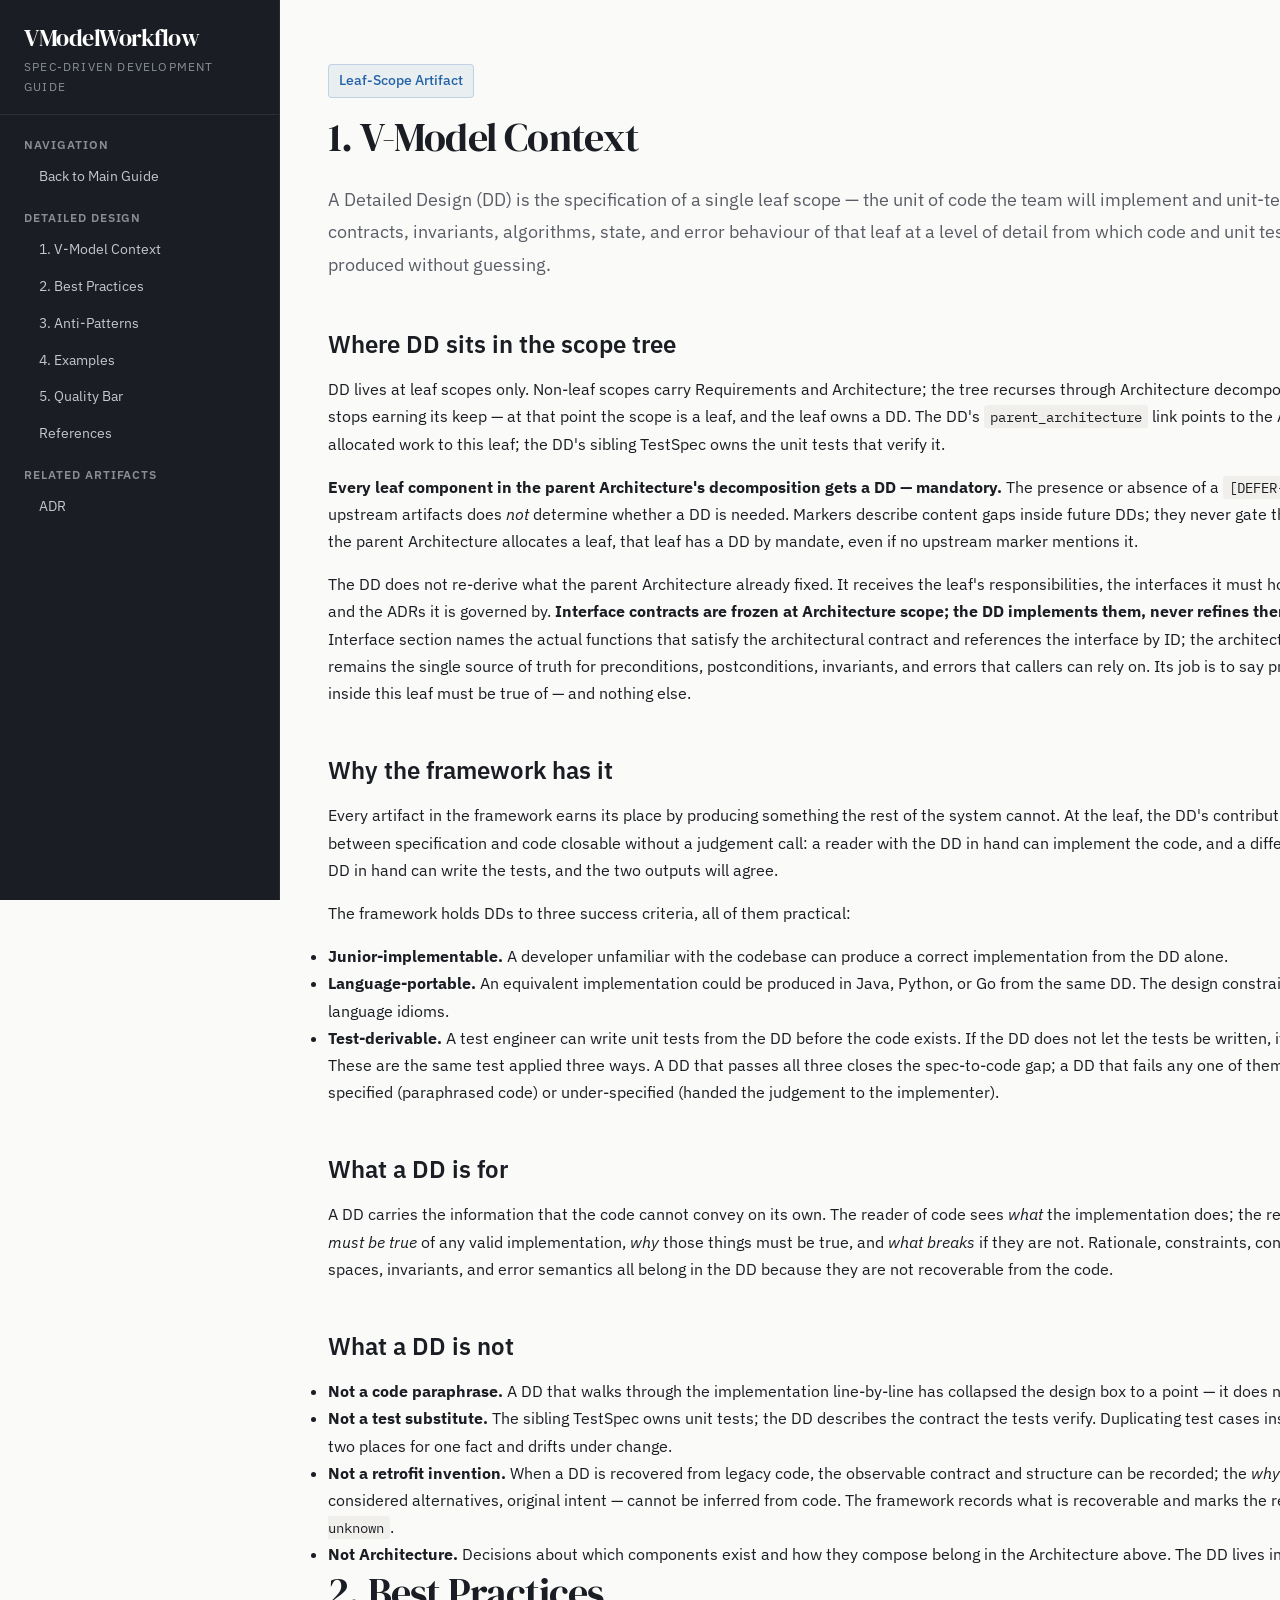
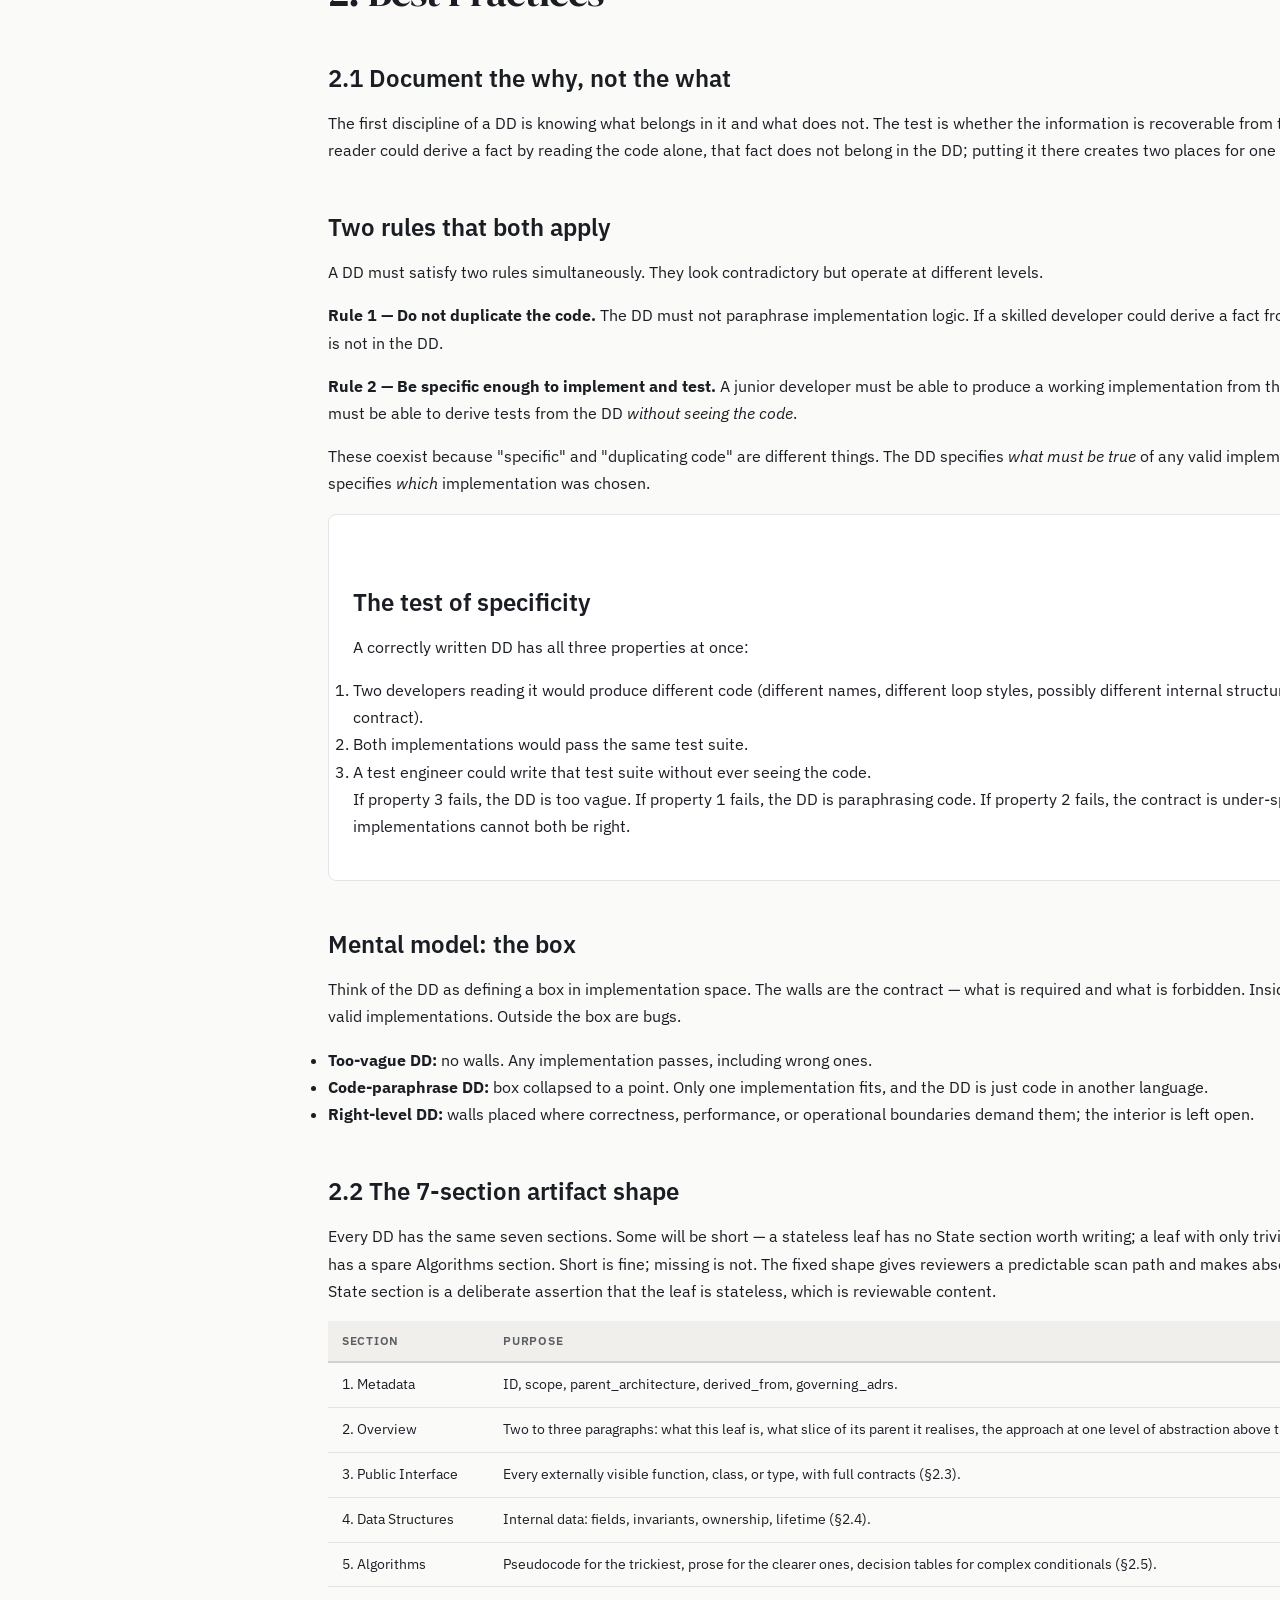
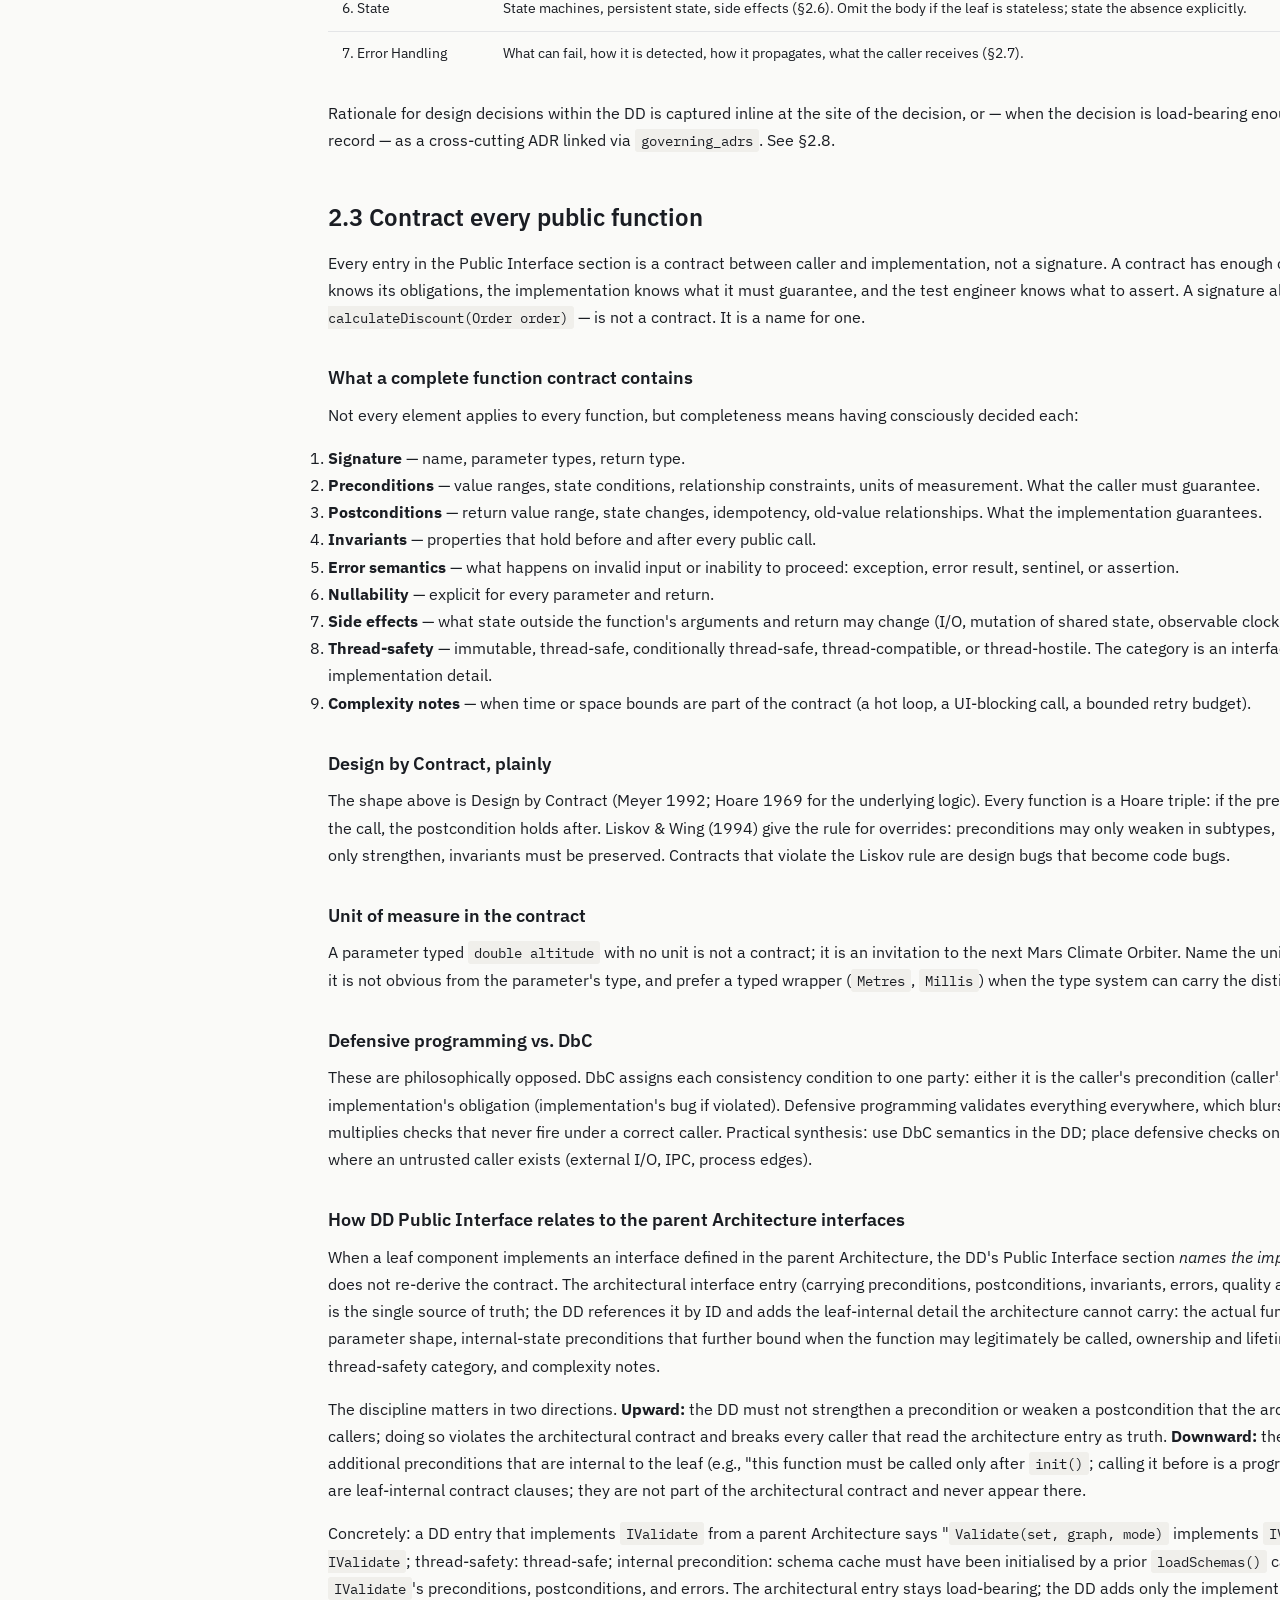
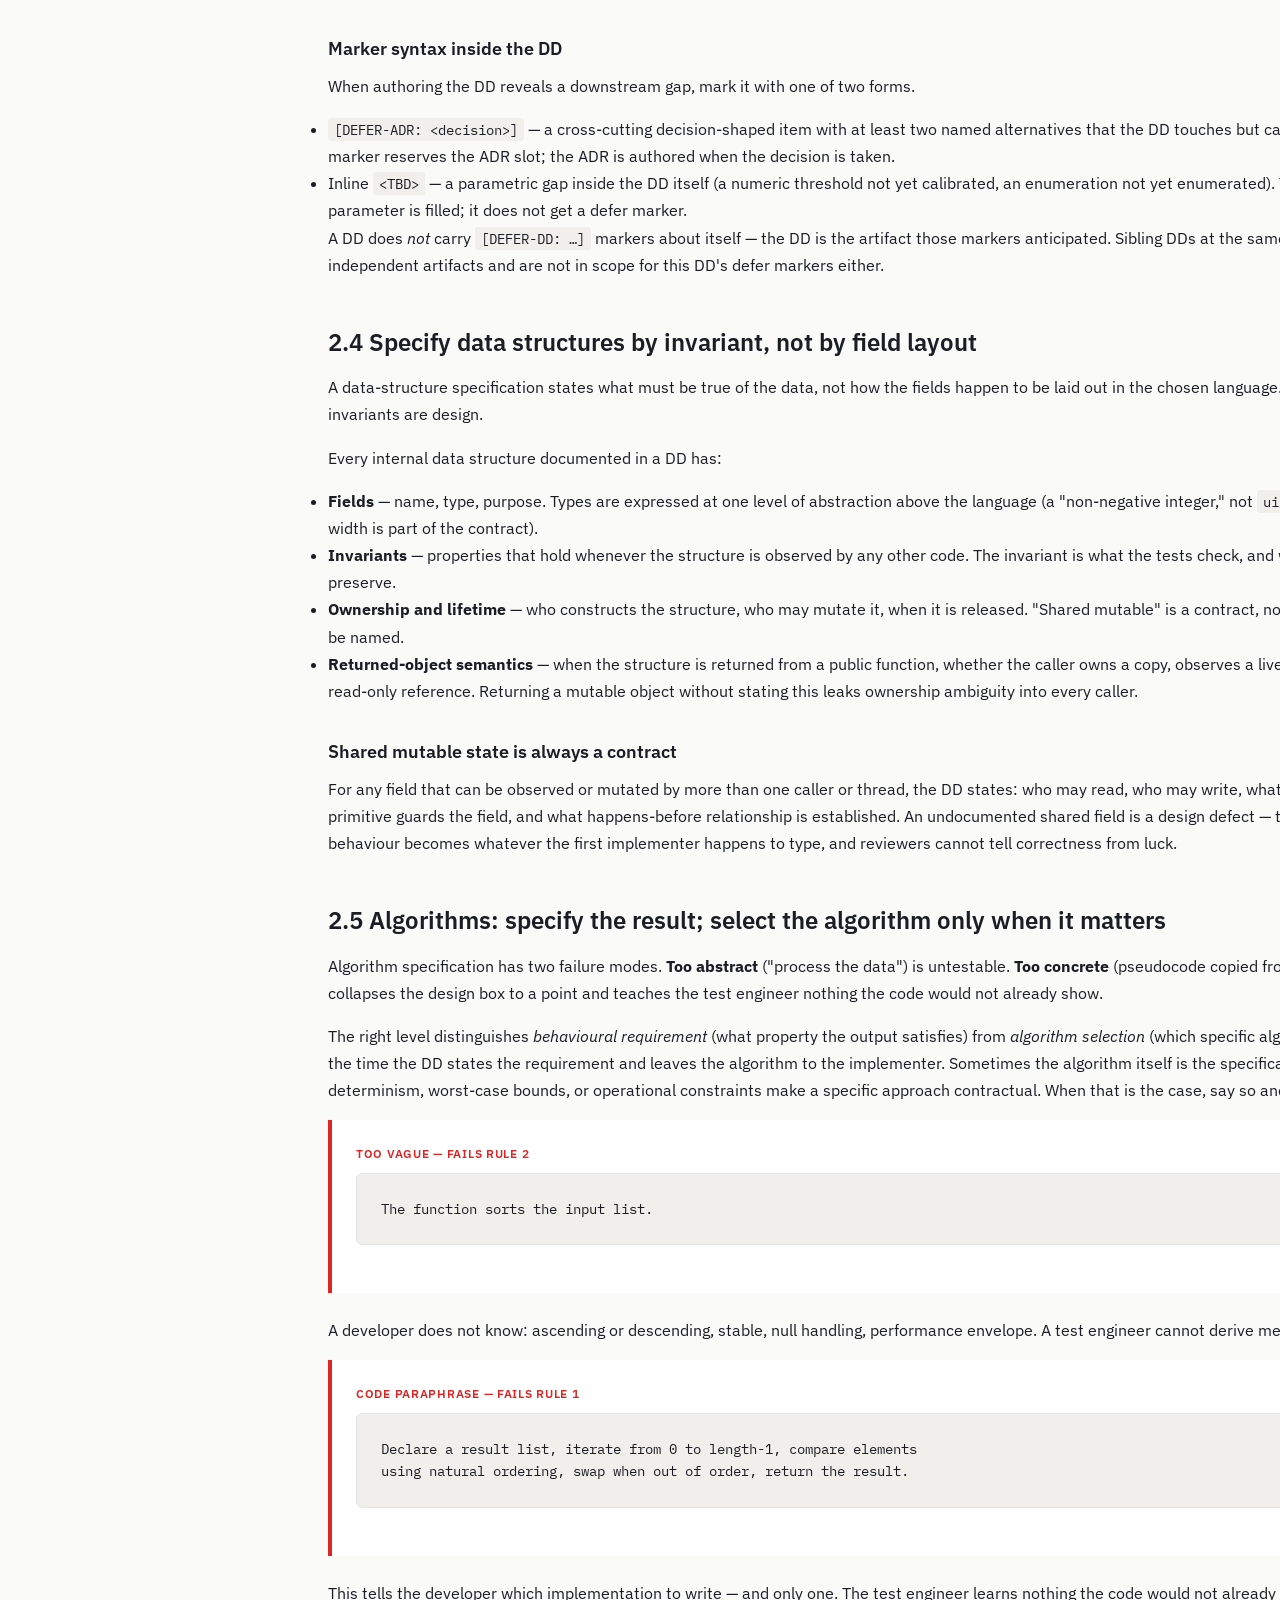
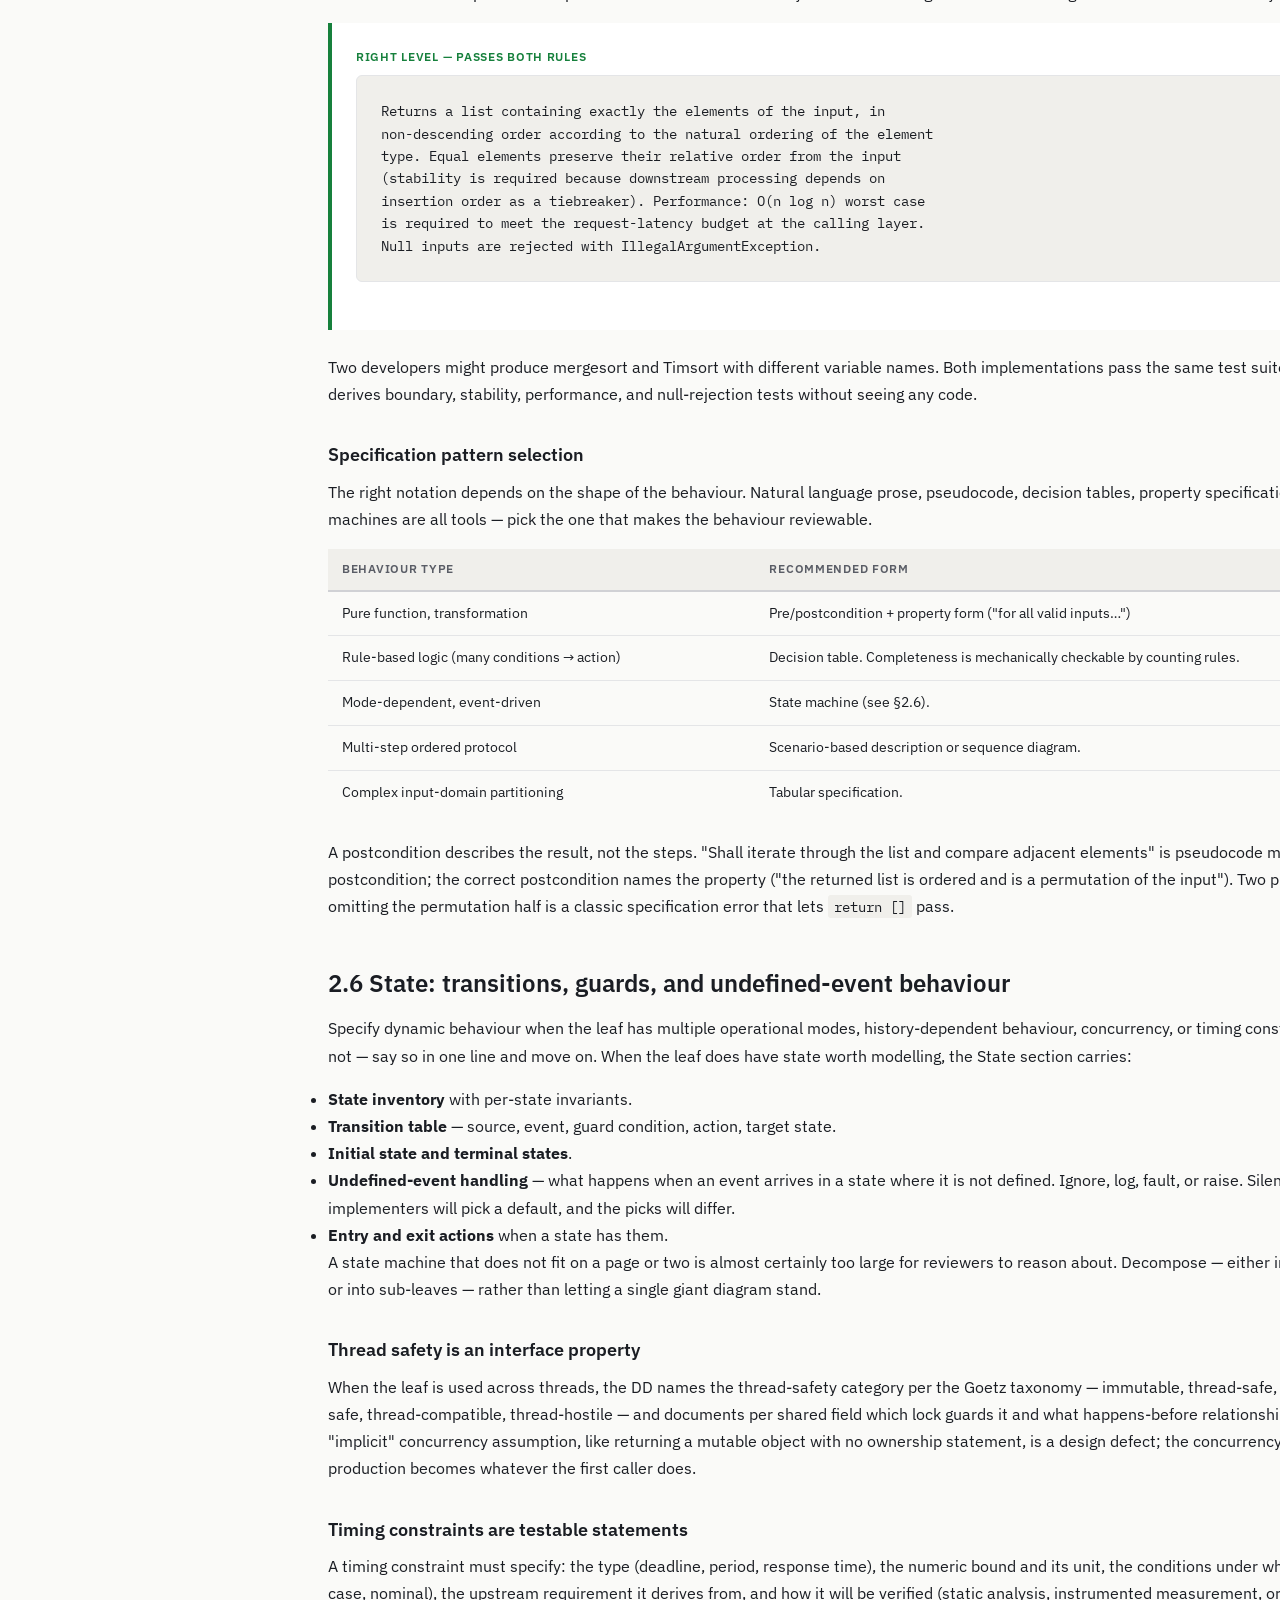
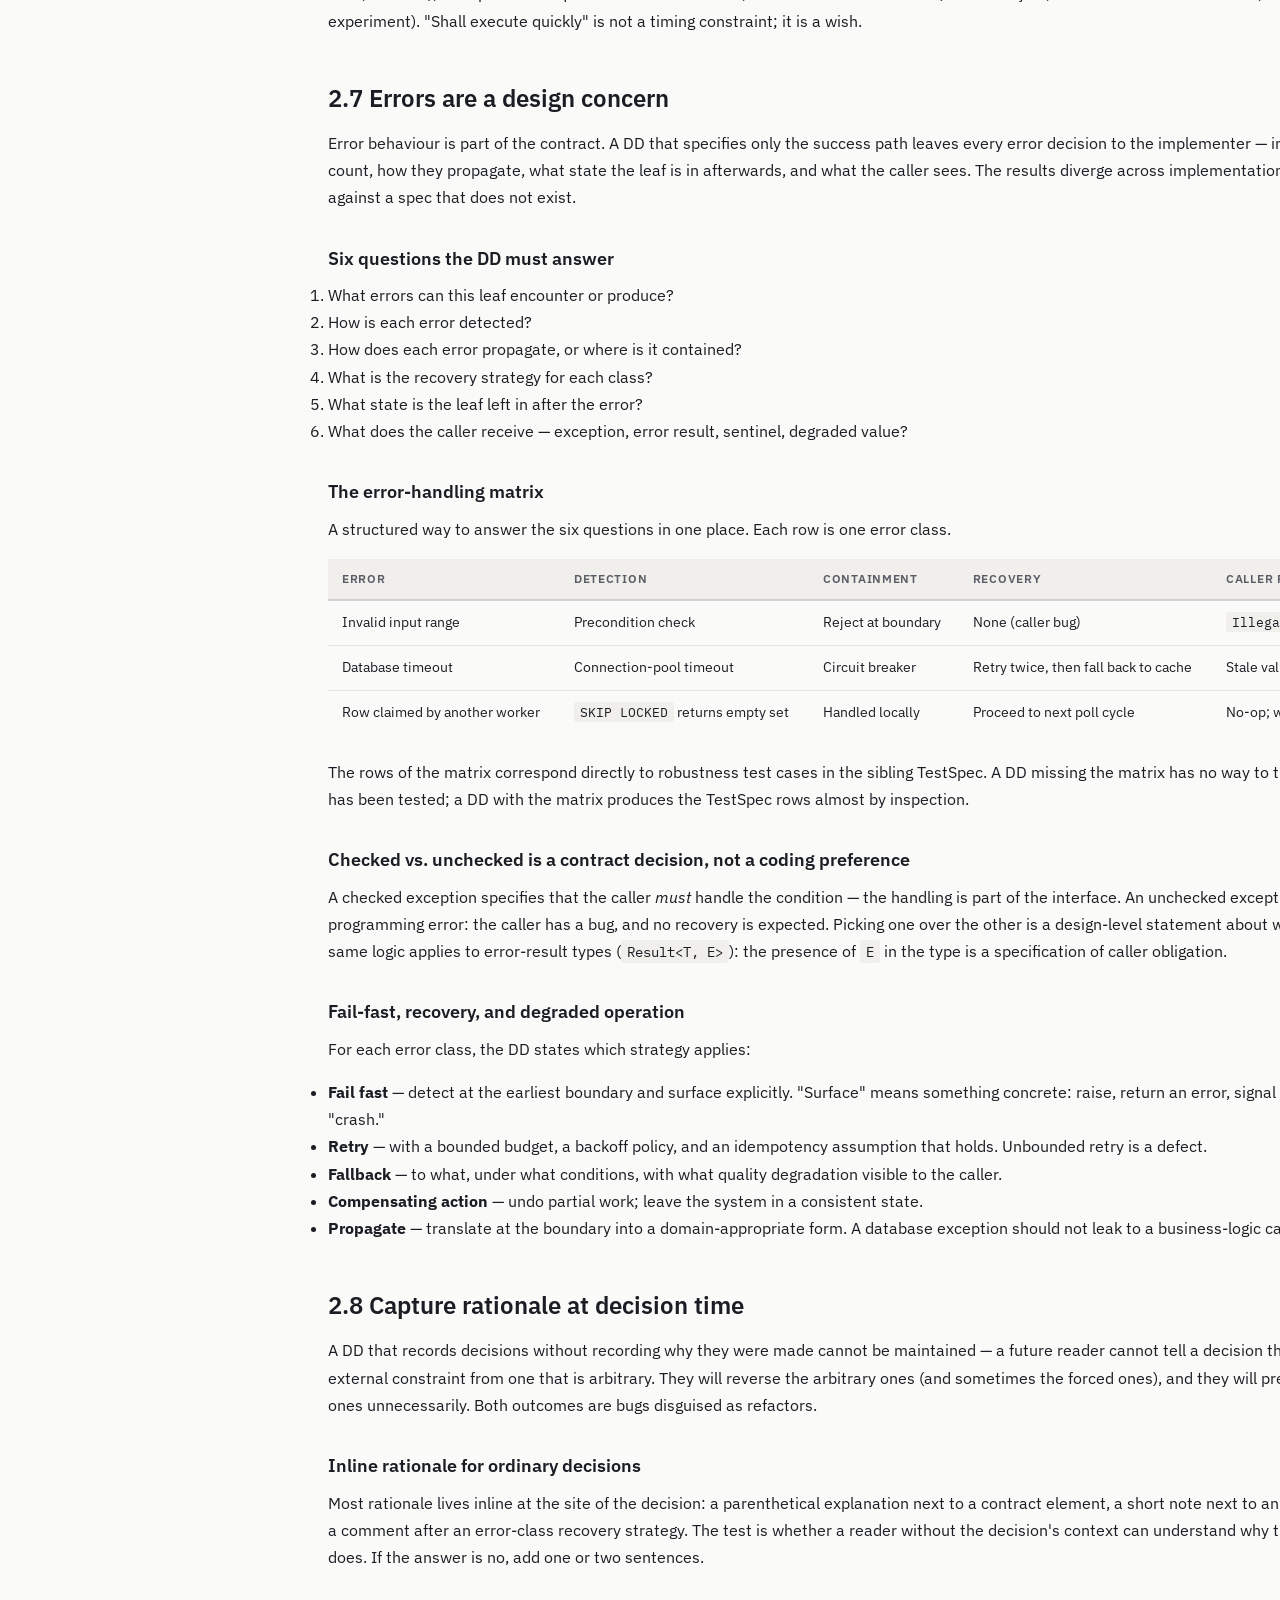
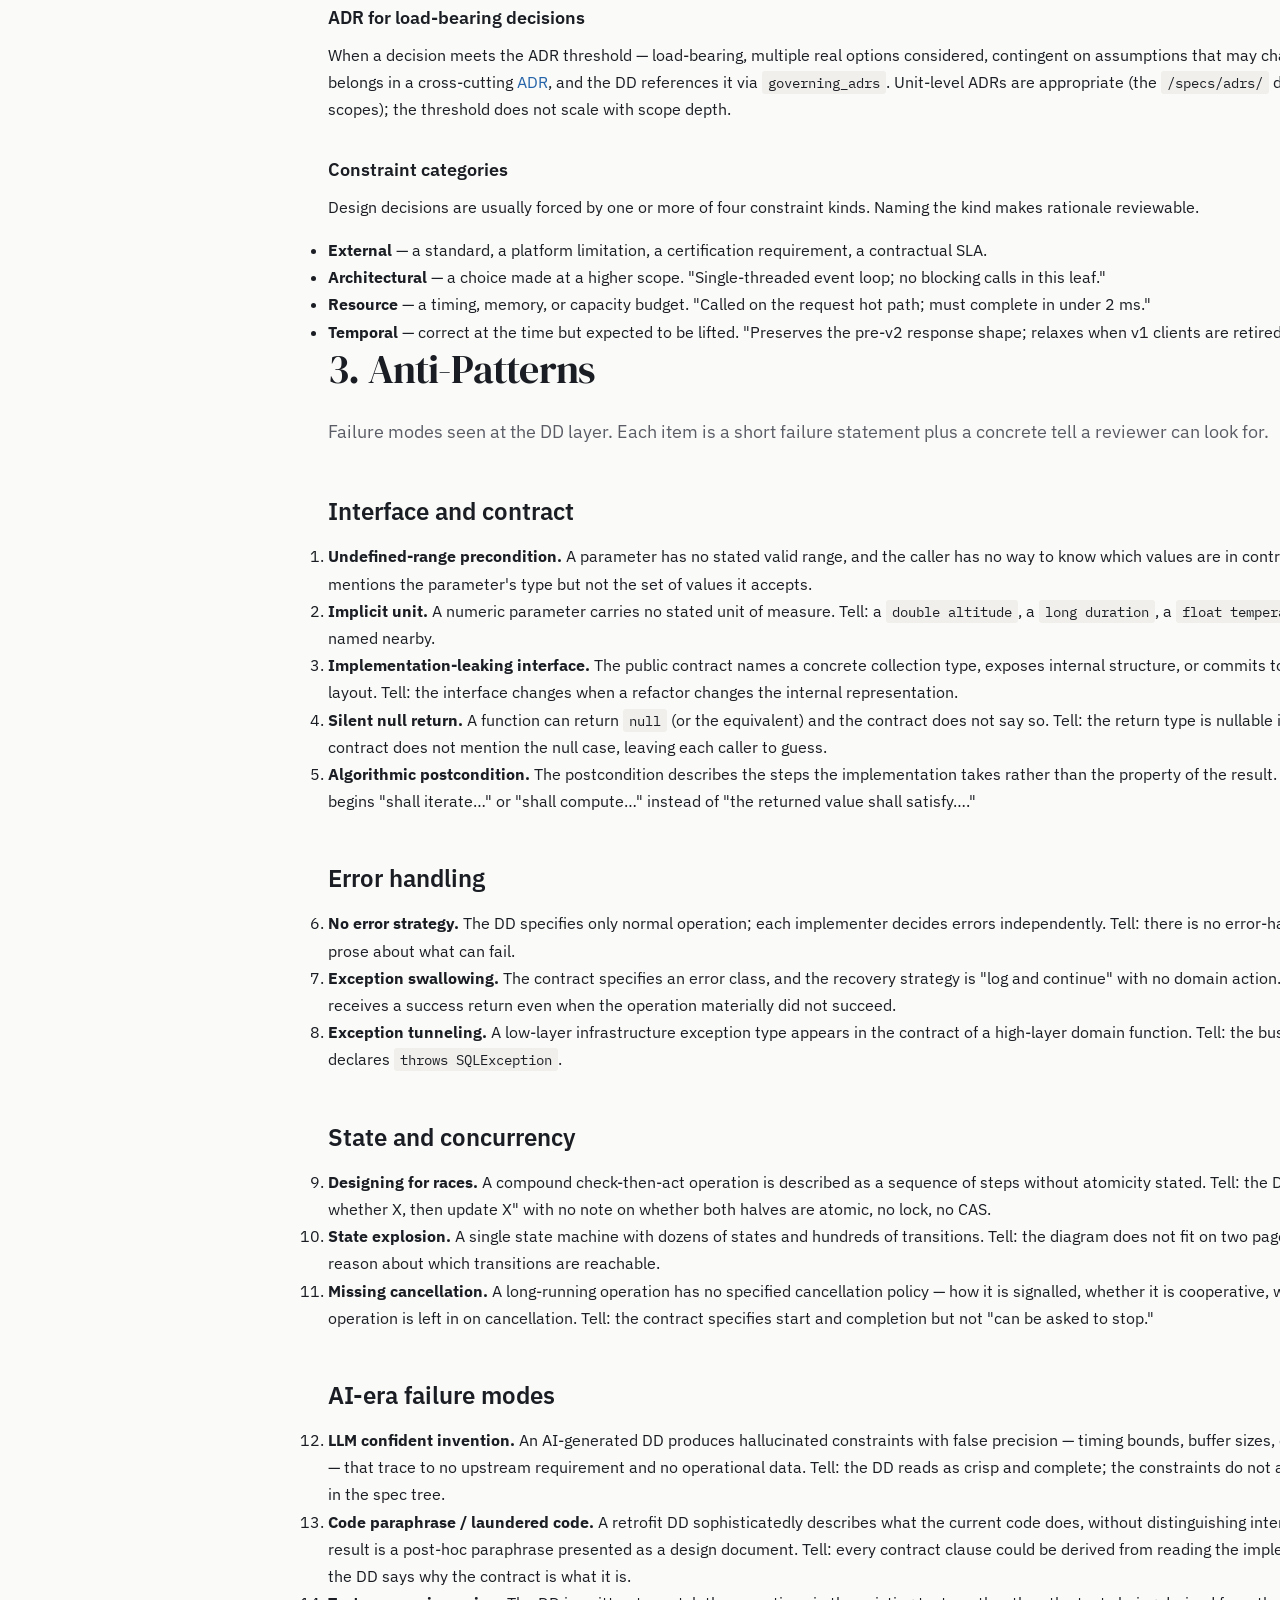
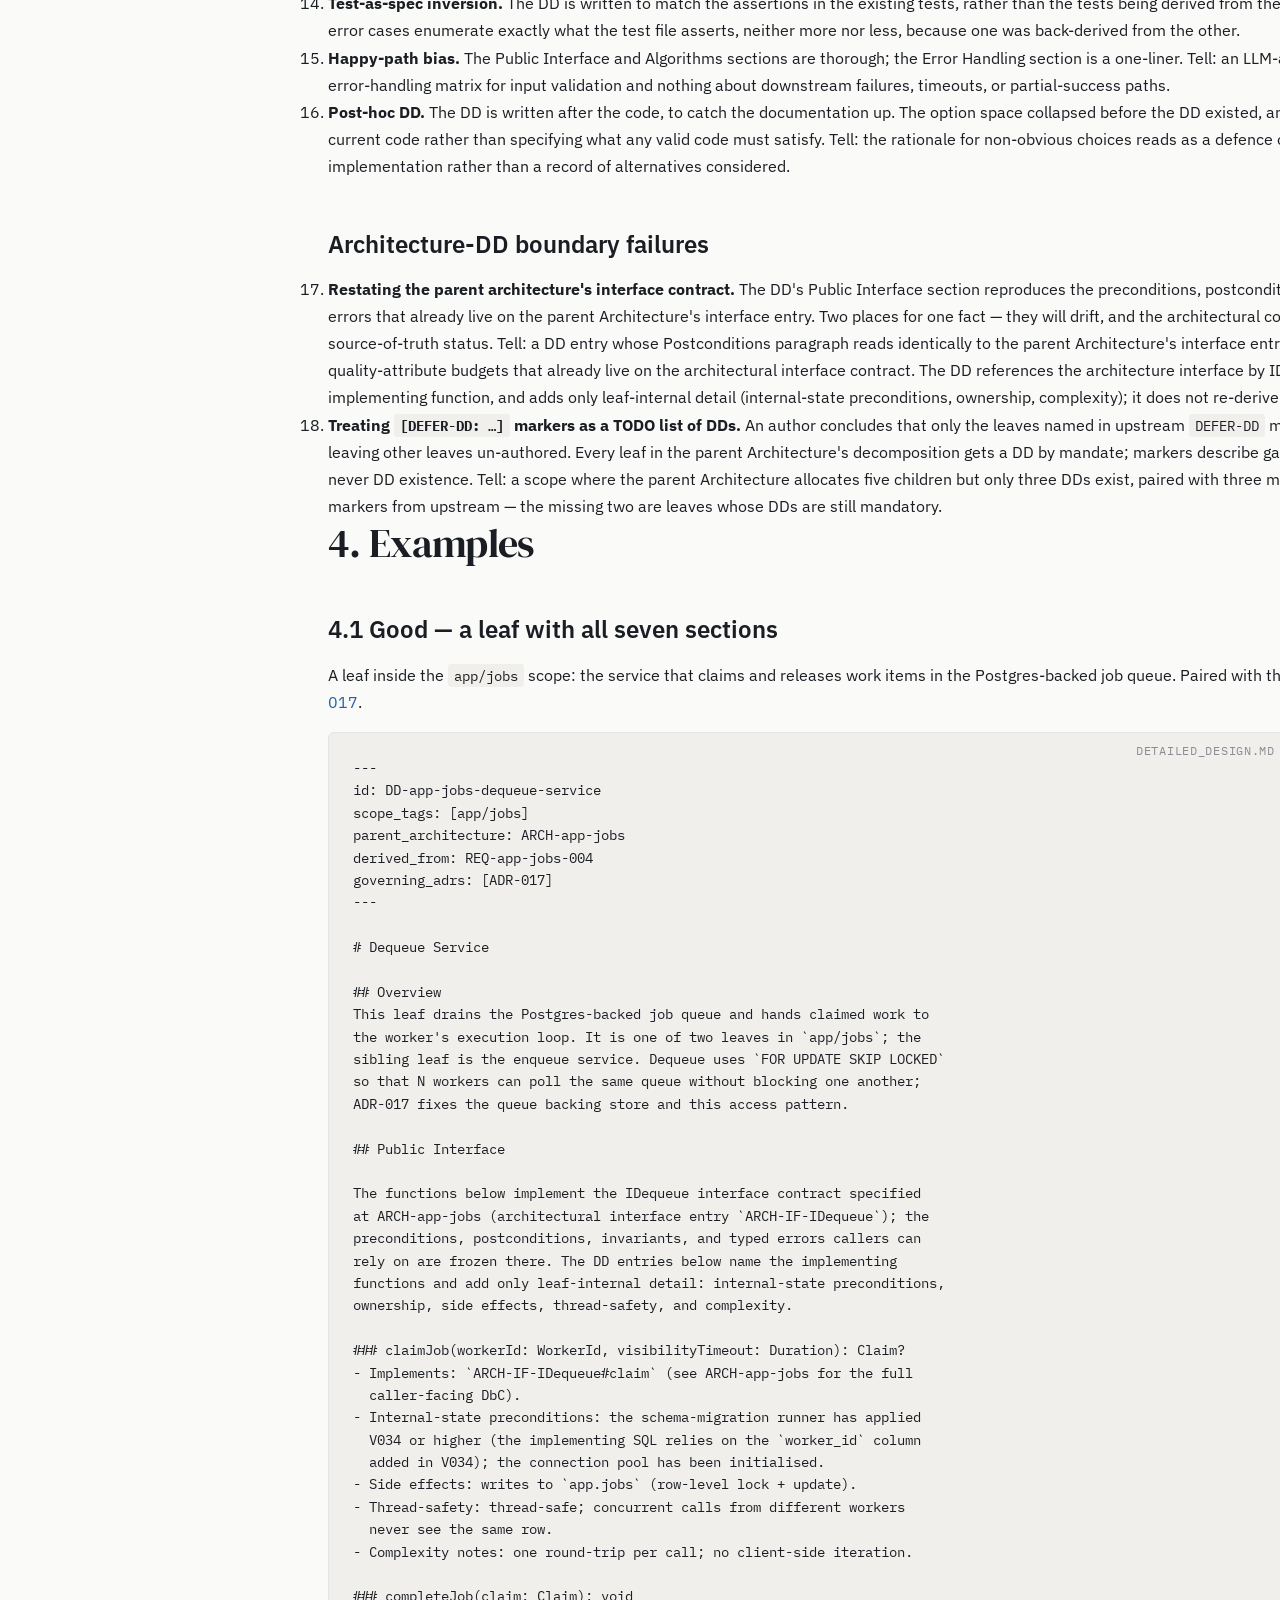
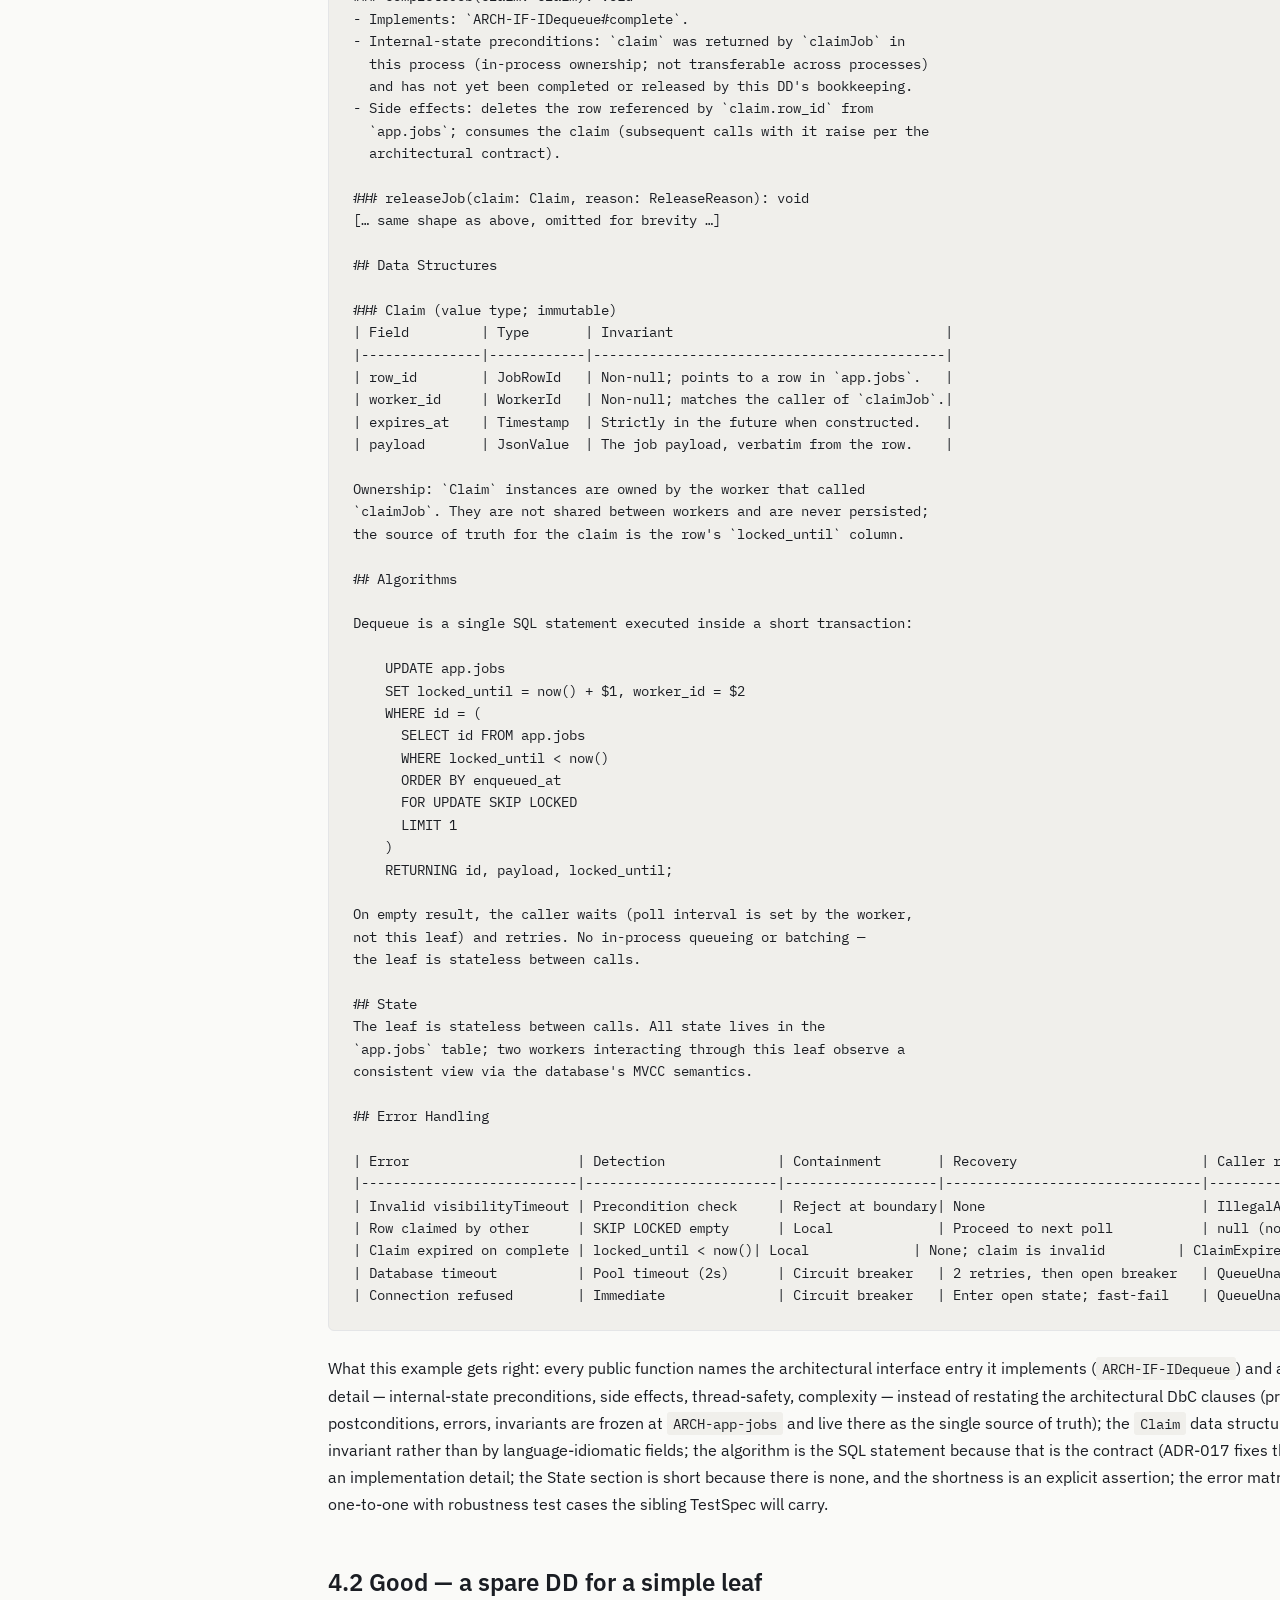
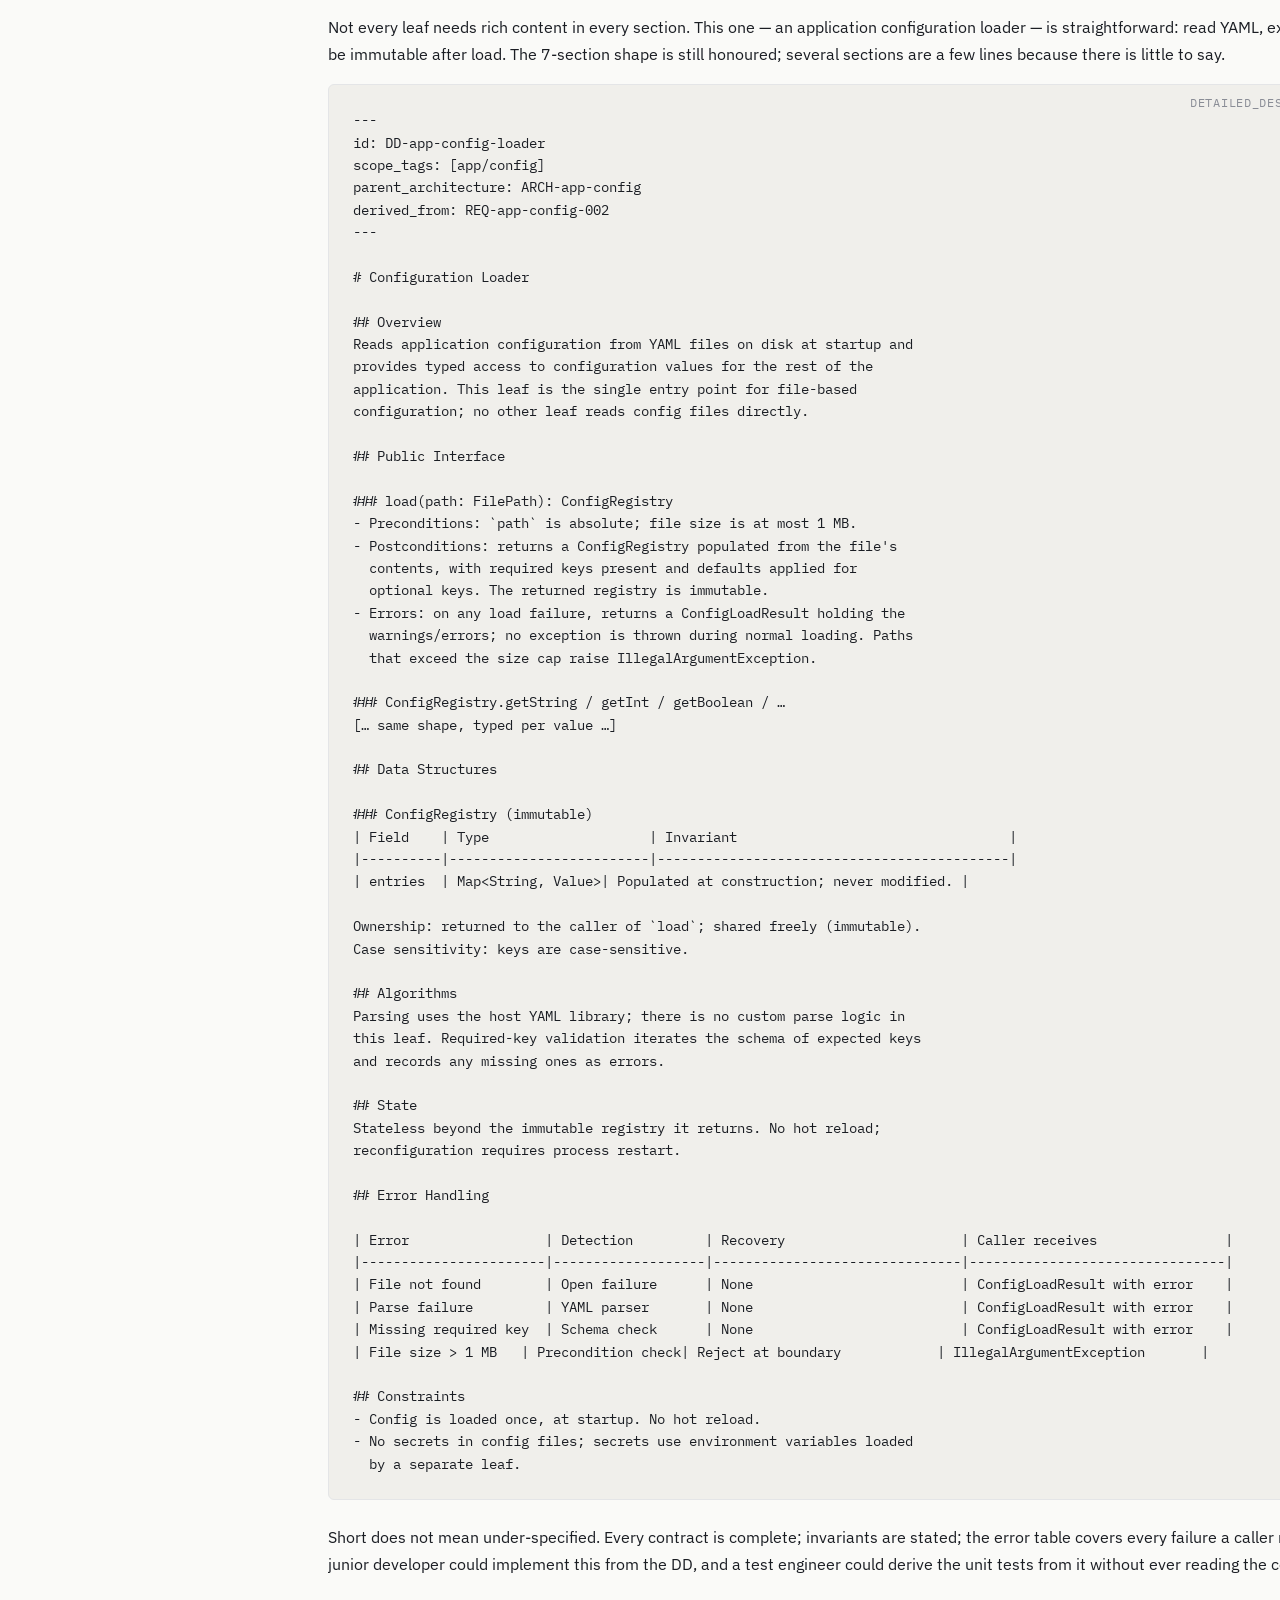
<file: docs/guide/artifacts/detailed-design.html>
<!DOCTYPE html>
<html lang="en">
<head>
  <meta charset="UTF-8">
  <meta name="viewport" content="width=device-width, initial-scale=1.0">
  <title>Detailed Design &mdash; VModelWorkflow Guide</title>
  <link rel="stylesheet" href="../css/main.css">
</head>
<body>

<!-- ============================================================
     SIDEBAR
     ============================================================ -->
<aside class="sidebar">
  <div class="sidebar-header">
    <h1>VModelWorkflow</h1>
    <div class="subtitle">Spec-Driven Development Guide</div>
  </div>

  <nav class="sidebar-nav">
    <div class="nav-group">
      <span class="nav-group-label">Navigation</span>
      <a class="nav-link" href="../index.html">Back to Main Guide</a>
    </div>

    <div class="nav-group">
      <span class="nav-group-label">Detailed Design</span>
      <a class="nav-link" href="#dd-context">1. V-Model Context</a>
      <a class="nav-link" href="#dd-best-practices">2. Best Practices</a>
      <a class="nav-link" href="#dd-anti-patterns">3. Anti-Patterns</a>
      <a class="nav-link" href="#dd-examples">4. Examples</a>
      <a class="nav-link" href="#dd-quality-bar">5. Quality Bar</a>
      <a class="nav-link" href="#dd-references">References</a>
    </div>

    <div class="nav-group">
      <span class="nav-group-label">Related Artifacts</span>
      <a class="nav-link" href="adr.html">ADR</a>
    </div>
  </nav>
</aside>

<!-- ============================================================
     MAIN CONTENT
     ============================================================ -->
<main class="main-content" style="margin-left: var(--sidebar-width); padding: var(--space-3xl) var(--space-2xl); max-width: calc(var(--content-max) + var(--space-2xl) * 2 + var(--sidebar-width));">

  <!-- ===================== SECTION 1: V-MODEL CONTEXT ===================== -->
  <section id="dd-context">
    <div class="level-indicator left">Leaf-Scope Artifact</div>
    <h2>1. V-Model Context</h2>
    <p class="lead">A Detailed Design (DD) is the specification of a single leaf scope &mdash; the unit of code the team will implement and unit-test. It fixes the contracts, invariants, algorithms, state, and error behaviour of that leaf at a level of detail from which code and unit tests can both be produced without guessing.</p>

    <h3>Where DD sits in the scope tree</h3>
    <p>DD lives at leaf scopes only. Non-leaf scopes carry Requirements and Architecture; the tree recurses through Architecture decompositions until subdivision stops earning its keep &mdash; at that point the scope is a leaf, and the leaf owns a DD. The DD's <code>parent_architecture</code> link points to the Architecture that allocated work to this leaf; the DD's sibling TestSpec owns the unit tests that verify it.</p>

    <p><strong>Every leaf component in the parent Architecture's decomposition gets a DD &mdash; mandatory.</strong> The presence or absence of a <code>[DEFER-DD: …]</code> marker in upstream artifacts does <em>not</em> determine whether a DD is needed. Markers describe content gaps inside future DDs; they never gate the existence of a DD. If the parent Architecture allocates a leaf, that leaf has a DD by mandate, even if no upstream marker mentions it.</p>

    <p>The DD does not re-derive what the parent Architecture already fixed. It receives the leaf's responsibilities, the interfaces it must honour with its siblings, and the ADRs it is governed by. <strong>Interface contracts are frozen at Architecture scope; the DD implements them, never refines them.</strong> The DD's Public Interface section names the actual functions that satisfy the architectural contract and references the interface by ID; the architectural interface entry remains the single source of truth for preconditions, postconditions, invariants, and errors that callers can rely on. Its job is to say precisely what the code inside this leaf must be true of &mdash; and nothing else.</p>

    <h3>Why the framework has it</h3>
    <p>Every artifact in the framework earns its place by producing something the rest of the system cannot. At the leaf, the DD's contribution is making the gap between specification and code closable without a judgement call: a reader with the DD in hand can implement the code, and a different reader with the DD in hand can write the tests, and the two outputs will agree.</p>

    <p>The framework holds DDs to three success criteria, all of them practical:</p>
    <ul>
      <li><strong>Junior-implementable.</strong> A developer unfamiliar with the codebase can produce a correct implementation from the DD alone.</li>
      <li><strong>Language-portable.</strong> An equivalent implementation could be produced in Java, Python, or Go from the same DD. The design constrains behaviour, not language idioms.</li>
      <li><strong>Test-derivable.</strong> A test engineer can write unit tests from the DD before the code exists. If the DD does not let the tests be written, it is incomplete.</li>
    </ul>

    <p>These are the same test applied three ways. A DD that passes all three closes the spec-to-code gap; a DD that fails any one of them has either over-specified (paraphrased code) or under-specified (handed the judgement to the implementer).</p>

    <h3>What a DD is for</h3>
    <p>A DD carries the information that the code cannot convey on its own. The reader of code sees <em>what</em> the implementation does; the reader of a DD sees <em>what must be true</em> of any valid implementation, <em>why</em> those things must be true, and <em>what breaks</em> if they are not. Rationale, constraints, contracts, valid state spaces, invariants, and error semantics all belong in the DD because they are not recoverable from the code.</p>

    <h3>What a DD is not</h3>
    <ul>
      <li><strong>Not a code paraphrase.</strong> A DD that walks through the implementation line-by-line has collapsed the design box to a point &mdash; it does not specify, it narrates.</li>
      <li><strong>Not a test substitute.</strong> The sibling TestSpec owns unit tests; the DD describes the contract the tests verify. Duplicating test cases inside the DD creates two places for one fact and drifts under change.</li>
      <li><strong>Not a retrofit invention.</strong> When a DD is recovered from legacy code, the observable contract and structure can be recorded; the <em>why</em> &mdash; rationale, considered alternatives, original intent &mdash; cannot be inferred from code. The framework records what is recoverable and marks the rest <code>recovery_status: unknown</code>.</li>
      <li><strong>Not Architecture.</strong> Decisions about which components exist and how they compose belong in the Architecture above. The DD lives inside one of them.</li>
    </ul>
  </section>

  <!-- ===================== SECTION 2: BEST PRACTICES ===================== -->
  <section id="dd-best-practices">
    <h2>2. Best Practices</h2>

    <!-- ===== 2.1 Document the why, not the what ===== -->
    <h3>2.1 Document the why, not the what</h3>
    <p>The first discipline of a DD is knowing what belongs in it and what does not. The test is whether the information is recoverable from the code. If a skilled reader could derive a fact by reading the code alone, that fact does not belong in the DD; putting it there creates two places for one fact, which will drift.</p>

    <h3>Two rules that both apply</h3>
    <p>A DD must satisfy two rules simultaneously. They look contradictory but operate at different levels.</p>
    <p><strong>Rule 1 &mdash; Do not duplicate the code.</strong> The DD must not paraphrase implementation logic. If a skilled developer could derive a fact from the code, that fact is not in the DD.</p>
    <p><strong>Rule 2 &mdash; Be specific enough to implement and test.</strong> A junior developer must be able to produce a working implementation from the DD. A test engineer must be able to derive tests from the DD <em>without seeing the code</em>.</p>
    <p>These coexist because "specific" and "duplicating code" are different things. The DD specifies <em>what must be true</em> of any valid implementation; the code specifies <em>which</em> implementation was chosen.</p>

    <div class="card">
      <h3>The test of specificity</h3>
      <p>A correctly written DD has all three properties at once:</p>
      <ol>
        <li>Two developers reading it would produce different code (different names, different loop styles, possibly different internal structures within the contract).</li>
        <li>Both implementations would pass the same test suite.</li>
        <li>A test engineer could write that test suite without ever seeing the code.</li>
      </ol>
      <p>If property 3 fails, the DD is too vague. If property 1 fails, the DD is paraphrasing code. If property 2 fails, the contract is under-specified &mdash; two valid implementations cannot both be right.</p>
    </div>

    <h3>Mental model: the box</h3>
    <p>Think of the DD as defining a box in implementation space. The walls are the contract &mdash; what is required and what is forbidden. Inside the box are many valid implementations. Outside the box are bugs.</p>
    <ul>
      <li><strong>Too-vague DD:</strong> no walls. Any implementation passes, including wrong ones.</li>
      <li><strong>Code-paraphrase DD:</strong> box collapsed to a point. Only one implementation fits, and the DD is just code in another language.</li>
      <li><strong>Right-level DD:</strong> walls placed where correctness, performance, or operational boundaries demand them; the interior is left open.</li>
    </ul>

    <!-- ===== 2.2 The 7-section artifact shape ===== -->
    <h3>2.2 The 7-section artifact shape</h3>
    <p>Every DD has the same seven sections. Some will be short &mdash; a stateless leaf has no State section worth writing; a leaf with only trivial per-call behaviour has a spare Algorithms section. Short is fine; missing is not. The fixed shape gives reviewers a predictable scan path and makes absence legible: a blank State section is a deliberate assertion that the leaf is stateless, which is reviewable content.</p>

    <table class="field-table">
      <thead>
        <tr><th>Section</th><th>Purpose</th></tr>
      </thead>
      <tbody>
        <tr><td>1. Metadata</td><td>ID, scope, parent_architecture, derived_from, governing_adrs.</td></tr>
        <tr><td>2. Overview</td><td>Two to three paragraphs: what this leaf is, what slice of its parent it realises, the approach at one level of abstraction above the code.</td></tr>
        <tr><td>3. Public Interface</td><td>Every externally visible function, class, or type, with full contracts (&sect;2.3).</td></tr>
        <tr><td>4. Data Structures</td><td>Internal data: fields, invariants, ownership, lifetime (&sect;2.4).</td></tr>
        <tr><td>5. Algorithms</td><td>Pseudocode for the trickiest, prose for the clearer ones, decision tables for complex conditionals (&sect;2.5).</td></tr>
        <tr><td>6. State</td><td>State machines, persistent state, side effects (&sect;2.6). Omit the body if the leaf is stateless; state the absence explicitly.</td></tr>
        <tr><td>7. Error Handling</td><td>What can fail, how it is detected, how it propagates, what the caller receives (&sect;2.7).</td></tr>
      </tbody>
    </table>

    <p>Rationale for design decisions within the DD is captured inline at the site of the decision, or &mdash; when the decision is load-bearing enough to need its own record &mdash; as a cross-cutting ADR linked via <code>governing_adrs</code>. See &sect;2.8.</p>

    <!-- ===== 2.3 Contract every public function ===== -->
    <h3>2.3 Contract every public function</h3>
    <p>Every entry in the Public Interface section is a contract between caller and implementation, not a signature. A contract has enough content that the caller knows its obligations, the implementation knows what it must guarantee, and the test engineer knows what to assert. A signature alone &mdash; <code>double calculateDiscount(Order order)</code> &mdash; is not a contract. It is a name for one.</p>

    <h4>What a complete function contract contains</h4>
    <p>Not every element applies to every function, but completeness means having consciously decided each:</p>
    <ol>
      <li><strong>Signature</strong> &mdash; name, parameter types, return type.</li>
      <li><strong>Preconditions</strong> &mdash; value ranges, state conditions, relationship constraints, units of measurement. What the caller must guarantee.</li>
      <li><strong>Postconditions</strong> &mdash; return value range, state changes, idempotency, old-value relationships. What the implementation guarantees.</li>
      <li><strong>Invariants</strong> &mdash; properties that hold before and after every public call.</li>
      <li><strong>Error semantics</strong> &mdash; what happens on invalid input or inability to proceed: exception, error result, sentinel, or assertion.</li>
      <li><strong>Nullability</strong> &mdash; explicit for every parameter and return.</li>
      <li><strong>Side effects</strong> &mdash; what state outside the function's arguments and return may change (I/O, mutation of shared state, observable clock or environment reads).</li>
      <li><strong>Thread-safety</strong> &mdash; immutable, thread-safe, conditionally thread-safe, thread-compatible, or thread-hostile. The category is an interface property, not an implementation detail.</li>
      <li><strong>Complexity notes</strong> &mdash; when time or space bounds are part of the contract (a hot loop, a UI-blocking call, a bounded retry budget).</li>
    </ol>

    <h4>Design by Contract, plainly</h4>
    <p>The shape above is Design by Contract (Meyer 1992; Hoare 1969 for the underlying logic). Every function is a Hoare triple: if the precondition holds before the call, the postcondition holds after. Liskov &amp; Wing (1994) give the rule for overrides: preconditions may only weaken in subtypes, postconditions may only strengthen, invariants must be preserved. Contracts that violate the Liskov rule are design bugs that become code bugs.</p>

    <h4>Unit of measure in the contract</h4>
    <p>A parameter typed <code>double altitude</code> with no unit is not a contract; it is an invitation to the next Mars Climate Orbiter. Name the unit in the contract text if it is not obvious from the parameter's type, and prefer a typed wrapper (<code>Metres</code>, <code>Millis</code>) when the type system can carry the distinction.</p>

    <h4>Defensive programming vs. DbC</h4>
    <p>These are philosophically opposed. DbC assigns each consistency condition to one party: either it is the caller's precondition (caller's bug if violated) or the implementation's obligation (implementation's bug if violated). Defensive programming validates everything everywhere, which blurs responsibility and multiplies checks that never fire under a correct caller. Practical synthesis: use DbC semantics in the DD; place defensive checks only at trust boundaries where an untrusted caller exists (external I/O, IPC, process edges).</p>

    <h4>How DD Public Interface relates to the parent Architecture interfaces</h4>
    <p>When a leaf component implements an interface defined in the parent Architecture, the DD's Public Interface section <em>names the implementing function</em>; it does not re-derive the contract. The architectural interface entry (carrying preconditions, postconditions, invariants, errors, quality attributes, authn/authz) is the single source of truth; the DD references it by ID and adds the leaf-internal detail the architecture cannot carry: the actual function name and parameter shape, internal-state preconditions that further bound when the function may legitimately be called, ownership and lifetime of returned objects, thread-safety category, and complexity notes.</p>
    <p>The discipline matters in two directions. <strong>Upward:</strong> the DD must not strengthen a precondition or weaken a postcondition that the architecture promised callers; doing so violates the architectural contract and breaks every caller that read the architecture entry as truth. <strong>Downward:</strong> the DD <em>may</em> carry additional preconditions that are internal to the leaf (e.g., "this function must be called only after <code>init()</code>; calling it before is a programming error"). These are leaf-internal contract clauses; they are not part of the architectural contract and never appear there.</p>
    <p>Concretely: a DD entry that implements <code>IValidate</code> from a parent Architecture says "<code>Validate(set, graph, mode)</code> implements <code>IValidate</code> per <code>ARCH-IF-IValidate</code>; thread-safety: thread-safe; internal precondition: schema cache must have been initialised by a prior <code>loadSchemas()</code> call" &mdash; <em>not</em> a re-listing of <code>IValidate</code>'s preconditions, postconditions, and errors. The architectural entry stays load-bearing; the DD adds only the implementing-function contract.</p>

    <h4>Marker syntax inside the DD</h4>
    <p>When authoring the DD reveals a downstream gap, mark it with one of two forms.</p>
    <ul>
      <li><code>[DEFER-ADR: &lt;decision&gt;]</code> &mdash; a cross-cutting decision-shaped item with at least two named alternatives that the DD touches but cannot resolve. The marker reserves the ADR slot; the ADR is authored when the decision is taken.</li>
      <li>Inline <code>&lt;TBD&gt;</code> &mdash; a parametric gap inside the DD itself (a numeric threshold not yet calibrated, an enumeration not yet enumerated). The DD ships when the parameter is filled; it does not get a defer marker.</li>
    </ul>
    <p>A DD does <em>not</em> carry <code>[DEFER-DD: …]</code> markers about itself &mdash; the DD is the artifact those markers anticipated. Sibling DDs at the same scope are independent artifacts and are not in scope for this DD's defer markers either.</p>

    <!-- ===== 2.4 Data structures by invariant ===== -->
    <h3>2.4 Specify data structures by invariant, not by field layout</h3>
    <p>A data-structure specification states what must be true of the data, not how the fields happen to be laid out in the chosen language. Field layout is code; invariants are design.</p>

    <p>Every internal data structure documented in a DD has:</p>
    <ul>
      <li><strong>Fields</strong> &mdash; name, type, purpose. Types are expressed at one level of abstraction above the language (a "non-negative integer," not <code>uint32_t</code>, unless the bit-width is part of the contract).</li>
      <li><strong>Invariants</strong> &mdash; properties that hold whenever the structure is observed by any other code. The invariant is what the tests check, and what a refactor must preserve.</li>
      <li><strong>Ownership and lifetime</strong> &mdash; who constructs the structure, who may mutate it, when it is released. "Shared mutable" is a contract, not an accident; it must be named.</li>
      <li><strong>Returned-object semantics</strong> &mdash; when the structure is returned from a public function, whether the caller owns a copy, observes a live view, or receives a read-only reference. Returning a mutable object without stating this leaks ownership ambiguity into every caller.</li>
    </ul>

    <h4>Shared mutable state is always a contract</h4>
    <p>For any field that can be observed or mutated by more than one caller or thread, the DD states: who may read, who may write, what lock or sequencing primitive guards the field, and what happens-before relationship is established. An undocumented shared field is a design defect &mdash; the concurrency behaviour becomes whatever the first implementer happens to type, and reviewers cannot tell correctness from luck.</p>

    <!-- ===== 2.5 Algorithms ===== -->
    <h3>2.5 Algorithms: specify the result; select the algorithm only when it matters</h3>
    <p>Algorithm specification has two failure modes. <strong>Too abstract</strong> ("process the data") is untestable. <strong>Too concrete</strong> (pseudocode copied from the implementation) collapses the design box to a point and teaches the test engineer nothing the code would not already show.</p>

    <p>The right level distinguishes <em>behavioural requirement</em> (what property the output satisfies) from <em>algorithm selection</em> (which specific algorithm is used). Most of the time the DD states the requirement and leaves the algorithm to the implementer. Sometimes the algorithm itself is the specification &mdash; when determinism, worst-case bounds, or operational constraints make a specific approach contractual. When that is the case, say so and say why.</p>

    <div class="example-block bad">
      <div class="example-label">Too vague &mdash; fails Rule 2</div>
      <div class="code-block"><span class="lang-label">Design</span><code>The function sorts the input list.</code></div>
    </div>
    <p>A developer does not know: ascending or descending, stable, null handling, performance envelope. A test engineer cannot derive meaningful tests.</p>

    <div class="example-block bad">
      <div class="example-label">Code paraphrase &mdash; fails Rule 1</div>
      <div class="code-block"><span class="lang-label">Design</span><code>Declare a result list, iterate from 0 to length-1, compare elements
using natural ordering, swap when out of order, return the result.</code></div>
    </div>
    <p>This tells the developer which implementation to write &mdash; and only one. The test engineer learns nothing the code would not already show.</p>

    <div class="example-block good">
      <div class="example-label">Right level &mdash; passes both rules</div>
      <div class="code-block"><span class="lang-label">Design</span><code>Returns a list containing exactly the elements of the input, in
non-descending order according to the natural ordering of the element
type. Equal elements preserve their relative order from the input
(stability is required because downstream processing depends on
insertion order as a tiebreaker). Performance: O(n log n) worst case
is required to meet the request-latency budget at the calling layer.
Null inputs are rejected with IllegalArgumentException.</code></div>
    </div>
    <p>Two developers might produce mergesort and Timsort with different variable names. Both implementations pass the same test suite. A test engineer derives boundary, stability, performance, and null-rejection tests without seeing any code.</p>

    <h4>Specification pattern selection</h4>
    <p>The right notation depends on the shape of the behaviour. Natural language prose, pseudocode, decision tables, property specifications, and state machines are all tools &mdash; pick the one that makes the behaviour reviewable.</p>

    <table class="field-table">
      <thead>
        <tr><th>Behaviour type</th><th>Recommended form</th></tr>
      </thead>
      <tbody>
        <tr><td>Pure function, transformation</td><td>Pre/postcondition + property form ("for all valid inputs&hellip;")</td></tr>
        <tr><td>Rule-based logic (many conditions &rarr; action)</td><td>Decision table. Completeness is mechanically checkable by counting rules.</td></tr>
        <tr><td>Mode-dependent, event-driven</td><td>State machine (see &sect;2.6).</td></tr>
        <tr><td>Multi-step ordered protocol</td><td>Scenario-based description or sequence diagram.</td></tr>
        <tr><td>Complex input-domain partitioning</td><td>Tabular specification.</td></tr>
      </tbody>
    </table>

    <p>A postcondition describes the result, not the steps. "Shall iterate through the list and compare adjacent elements" is pseudocode misfiled as a postcondition; the correct postcondition names the property ("the returned list is ordered and is a permutation of the input"). Two properties, not one &mdash; omitting the permutation half is a classic specification error that lets <code>return []</code> pass.</p>

    <!-- ===== 2.6 State ===== -->
    <h3>2.6 State: transitions, guards, and undefined-event behaviour</h3>
    <p>Specify dynamic behaviour when the leaf has multiple operational modes, history-dependent behaviour, concurrency, or timing constraints. Most leaves do not &mdash; say so in one line and move on. When the leaf does have state worth modelling, the State section carries:</p>
    <ul>
      <li><strong>State inventory</strong> with per-state invariants.</li>
      <li><strong>Transition table</strong> &mdash; source, event, guard condition, action, target state.</li>
      <li><strong>Initial state and terminal states</strong>.</li>
      <li><strong>Undefined-event handling</strong> &mdash; what happens when an event arrives in a state where it is not defined. Ignore, log, fault, or raise. Silence here is dangerous; implementers will pick a default, and the picks will differ.</li>
      <li><strong>Entry and exit actions</strong> when a state has them.</li>
    </ul>

    <p>A state machine that does not fit on a page or two is almost certainly too large for reviewers to reason about. Decompose &mdash; either into hierarchical states or into sub-leaves &mdash; rather than letting a single giant diagram stand.</p>

    <h4>Thread safety is an interface property</h4>
    <p>When the leaf is used across threads, the DD names the thread-safety category per the Goetz taxonomy &mdash; immutable, thread-safe, conditionally thread-safe, thread-compatible, thread-hostile &mdash; and documents per shared field which lock guards it and what happens-before relationship is established. An "implicit" concurrency assumption, like returning a mutable object with no ownership statement, is a design defect; the concurrency behaviour in production becomes whatever the first caller does.</p>

    <h4>Timing constraints are testable statements</h4>
    <p>A timing constraint must specify: the type (deadline, period, response time), the numeric bound and its unit, the conditions under which it must hold (worst-case, nominal), the upstream requirement it derives from, and how it will be verified (static analysis, instrumented measurement, or controlled experiment). "Shall execute quickly" is not a timing constraint; it is a wish.</p>

    <!-- ===== 2.7 Errors ===== -->
    <h3>2.7 Errors are a design concern</h3>
    <p>Error behaviour is part of the contract. A DD that specifies only the success path leaves every error decision to the implementer &mdash; including which errors count, how they propagate, what state the leaf is in afterwards, and what the caller sees. The results diverge across implementations and cannot be tested against a spec that does not exist.</p>

    <h4>Six questions the DD must answer</h4>
    <ol>
      <li>What errors can this leaf encounter or produce?</li>
      <li>How is each error detected?</li>
      <li>How does each error propagate, or where is it contained?</li>
      <li>What is the recovery strategy for each class?</li>
      <li>What state is the leaf left in after the error?</li>
      <li>What does the caller receive &mdash; exception, error result, sentinel, degraded value?</li>
    </ol>

    <h4>The error-handling matrix</h4>
    <p>A structured way to answer the six questions in one place. Each row is one error class.</p>
    <table class="field-table">
      <thead>
        <tr><th>Error</th><th>Detection</th><th>Containment</th><th>Recovery</th><th>Caller receives</th></tr>
      </thead>
      <tbody>
        <tr><td>Invalid input range</td><td>Precondition check</td><td>Reject at boundary</td><td>None (caller bug)</td><td><code>IllegalArgumentException</code></td></tr>
        <tr><td>Database timeout</td><td>Connection-pool timeout</td><td>Circuit breaker</td><td>Retry twice, then fall back to cache</td><td>Stale value with staleness flag</td></tr>
        <tr><td>Row claimed by another worker</td><td><code>SKIP LOCKED</code> returns empty set</td><td>Handled locally</td><td>Proceed to next poll cycle</td><td>No-op; worker loop continues</td></tr>
      </tbody>
    </table>

    <p>The rows of the matrix correspond directly to robustness test cases in the sibling TestSpec. A DD missing the matrix has no way to trace whether an error has been tested; a DD with the matrix produces the TestSpec rows almost by inspection.</p>

    <h4>Checked vs. unchecked is a contract decision, not a coding preference</h4>
    <p>A checked exception specifies that the caller <em>must</em> handle the condition &mdash; the handling is part of the interface. An unchecked exception indicates a programming error: the caller has a bug, and no recovery is expected. Picking one over the other is a design-level statement about who is responsible. The same logic applies to error-result types (<code>Result&lt;T, E&gt;</code>): the presence of <code>E</code> in the type is a specification of caller obligation.</p>

    <h4>Fail-fast, recovery, and degraded operation</h4>
    <p>For each error class, the DD states which strategy applies:</p>
    <ul>
      <li><strong>Fail fast</strong> &mdash; detect at the earliest boundary and surface explicitly. "Surface" means something concrete: raise, return an error, signal a safe state. Not "crash."</li>
      <li><strong>Retry</strong> &mdash; with a bounded budget, a backoff policy, and an idempotency assumption that holds. Unbounded retry is a defect.</li>
      <li><strong>Fallback</strong> &mdash; to what, under what conditions, with what quality degradation visible to the caller.</li>
      <li><strong>Compensating action</strong> &mdash; undo partial work; leave the system in a consistent state.</li>
      <li><strong>Propagate</strong> &mdash; translate at the boundary into a domain-appropriate form. A database exception should not leak to a business-logic caller in its raw form.</li>
    </ul>

    <!-- ===== 2.8 Rationale ===== -->
    <h3>2.8 Capture rationale at decision time</h3>
    <p>A DD that records decisions without recording why they were made cannot be maintained &mdash; a future reader cannot tell a decision that is forced by an external constraint from one that is arbitrary. They will reverse the arbitrary ones (and sometimes the forced ones), and they will preserve the arbitrary ones unnecessarily. Both outcomes are bugs disguised as refactors.</p>

    <h4>Inline rationale for ordinary decisions</h4>
    <p>Most rationale lives inline at the site of the decision: a parenthetical explanation next to a contract element, a short note next to an unusual postcondition, a comment after an error-class recovery strategy. The test is whether a reader without the decision's context can understand why the DD says what it does. If the answer is no, add one or two sentences.</p>

    <h4>ADR for load-bearing decisions</h4>
    <p>When a decision meets the ADR threshold &mdash; load-bearing, multiple real options considered, contingent on assumptions that may change &mdash; the decision belongs in a cross-cutting <a href="adr.html">ADR</a>, and the DD references it via <code>governing_adrs</code>. Unit-level ADRs are appropriate (the <code>/specs/adrs/</code> directory is flat across scopes); the threshold does not scale with scope depth.</p>

    <h4>Constraint categories</h4>
    <p>Design decisions are usually forced by one or more of four constraint kinds. Naming the kind makes rationale reviewable.</p>
    <ul>
      <li><strong>External</strong> &mdash; a standard, a platform limitation, a certification requirement, a contractual SLA.</li>
      <li><strong>Architectural</strong> &mdash; a choice made at a higher scope. "Single-threaded event loop; no blocking calls in this leaf."</li>
      <li><strong>Resource</strong> &mdash; a timing, memory, or capacity budget. "Called on the request hot path; must complete in under 2 ms."</li>
      <li><strong>Temporal</strong> &mdash; correct at the time but expected to be lifted. "Preserves the pre-v2 response shape; relaxes when v1 clients are retired."</li>
    </ul>
  </section>

  <!-- ===================== SECTION 3: ANTI-PATTERNS ===================== -->
  <section id="dd-anti-patterns">
    <h2>3. Anti-Patterns</h2>
    <p class="lead">Failure modes seen at the DD layer. Each item is a short failure statement plus a concrete tell a reviewer can look for.</p>

    <h3>Interface and contract</h3>
    <ol>
      <li><strong>Undefined-range precondition.</strong> A parameter has no stated valid range, and the caller has no way to know which values are in contract. Tell: the contract mentions the parameter's type but not the set of values it accepts.</li>
      <li><strong>Implicit unit.</strong> A numeric parameter carries no stated unit of measure. Tell: a <code>double altitude</code>, a <code>long duration</code>, a <code>float temperature</code> with no unit named nearby.</li>
      <li><strong>Implementation-leaking interface.</strong> The public contract names a concrete collection type, exposes internal structure, or commits to a specific storage layout. Tell: the interface changes when a refactor changes the internal representation.</li>
      <li><strong>Silent null return.</strong> A function can return <code>null</code> (or the equivalent) and the contract does not say so. Tell: the return type is nullable in the language but the contract does not mention the null case, leaving each caller to guess.</li>
      <li><strong>Algorithmic postcondition.</strong> The postcondition describes the steps the implementation takes rather than the property of the result. Tell: the postcondition begins "shall iterate&hellip;" or "shall compute&hellip;" instead of "the returned value shall satisfy&hellip;."</li>
    </ol>

    <h3>Error handling</h3>
    <ol start="6">
      <li><strong>No error strategy.</strong> The DD specifies only normal operation; each implementer decides errors independently. Tell: there is no error-handling matrix and no prose about what can fail.</li>
      <li><strong>Exception swallowing.</strong> The contract specifies an error class, and the recovery strategy is "log and continue" with no domain action. Tell: the caller receives a success return even when the operation materially did not succeed.</li>
      <li><strong>Exception tunneling.</strong> A low-layer infrastructure exception type appears in the contract of a high-layer domain function. Tell: the business-logic function declares <code>throws SQLException</code>.</li>
    </ol>

    <h3>State and concurrency</h3>
    <ol start="9">
      <li><strong>Designing for races.</strong> A compound check-then-act operation is described as a sequence of steps without atomicity stated. Tell: the DD describes "check whether X, then update X" with no note on whether both halves are atomic, no lock, no CAS.</li>
      <li><strong>State explosion.</strong> A single state machine with dozens of states and hundreds of transitions. Tell: the diagram does not fit on two pages; reviewers cannot reason about which transitions are reachable.</li>
      <li><strong>Missing cancellation.</strong> A long-running operation has no specified cancellation policy &mdash; how it is signalled, whether it is cooperative, what state the operation is left in on cancellation. Tell: the contract specifies start and completion but not "can be asked to stop."</li>
    </ol>

    <h3>AI-era failure modes</h3>
    <ol start="12">
      <li><strong>LLM confident invention.</strong> An AI-generated DD produces hallucinated constraints with false precision &mdash; timing bounds, buffer sizes, concurrency semantics &mdash; that trace to no upstream requirement and no operational data. Tell: the DD reads as crisp and complete; the constraints do not appear anywhere else in the spec tree.</li>
      <li><strong>Code paraphrase / laundered code.</strong> A retrofit DD sophisticatedly describes what the current code does, without distinguishing intent from incident. The result is a post-hoc paraphrase presented as a design document. Tell: every contract clause could be derived from reading the implementation; nothing in the DD says why the contract is what it is.</li>
      <li><strong>Test-as-spec inversion.</strong> The DD is written to match the assertions in the existing tests, rather than the tests being derived from the DD. Tell: the DD's error cases enumerate exactly what the test file asserts, neither more nor less, because one was back-derived from the other.</li>
      <li><strong>Happy-path bias.</strong> The Public Interface and Algorithms sections are thorough; the Error Handling section is a one-liner. Tell: an LLM-authored DD with a full error-handling matrix for input validation and nothing about downstream failures, timeouts, or partial-success paths.</li>
      <li><strong>Post-hoc DD.</strong> The DD is written after the code, to catch the documentation up. The option space collapsed before the DD existed, and the DD justifies the current code rather than specifying what any valid code must satisfy. Tell: the rationale for non-obvious choices reads as a defence of the current implementation rather than a record of alternatives considered.</li>
    </ol>

    <h3>Architecture-DD boundary failures</h3>
    <ol start="17">
      <li><strong>Restating the parent architecture's interface contract.</strong> The DD's Public Interface section reproduces the preconditions, postconditions, invariants, and errors that already live on the parent Architecture's interface entry. Two places for one fact &mdash; they will drift, and the architectural contract loses its single-source-of-truth status. Tell: a DD entry whose Postconditions paragraph reads identically to the parent Architecture's interface entry; a DD that carries quality-attribute budgets that already live on the architectural interface contract. The DD references the architecture interface by ID, names the implementing function, and adds only leaf-internal detail (internal-state preconditions, ownership, complexity); it does not re-derive the contract.</li>
      <li><strong>Treating <code>[DEFER-DD: …]</code> markers as a TODO list of DDs.</strong> An author concludes that only the leaves named in upstream <code>DEFER-DD</code> markers need DDs, leaving other leaves un-authored. Every leaf in the parent Architecture's decomposition gets a DD by mandate; markers describe gaps inside future DDs, never DD existence. Tell: a scope where the parent Architecture allocates five children but only three DDs exist, paired with three matching <code>DEFER-DD</code> markers from upstream &mdash; the missing two are leaves whose DDs are still mandatory.</li>
    </ol>
  </section>

  <!-- ===================== SECTION 4: EXAMPLES ===================== -->
  <section id="dd-examples">
    <h2>4. Examples</h2>

    <h3>4.1 Good &mdash; a leaf with all seven sections</h3>
    <p>A leaf inside the <code>app/jobs</code> scope: the service that claims and releases work items in the Postgres-backed job queue. Paired with the ADR example in <a href="adr.html#adr-examples">ADR-017</a>.</p>

    <div class="code-block"><span class="lang-label">detailed_design.md &mdash; excerpted sections</span><code>---
id: DD-app-jobs-dequeue-service
scope_tags: [app/jobs]
parent_architecture: ARCH-app-jobs
derived_from: REQ-app-jobs-004
governing_adrs: [ADR-017]
---

# Dequeue Service

## Overview
This leaf drains the Postgres-backed job queue and hands claimed work to
the worker's execution loop. It is one of two leaves in `app/jobs`; the
sibling leaf is the enqueue service. Dequeue uses `FOR UPDATE SKIP LOCKED`
so that N workers can poll the same queue without blocking one another;
ADR-017 fixes the queue backing store and this access pattern.

## Public Interface

The functions below implement the IDequeue interface contract specified
at ARCH-app-jobs (architectural interface entry `ARCH-IF-IDequeue`); the
preconditions, postconditions, invariants, and typed errors callers can
rely on are frozen there. The DD entries below name the implementing
functions and add only leaf-internal detail: internal-state preconditions,
ownership, side effects, thread-safety, and complexity.

### claimJob(workerId: WorkerId, visibilityTimeout: Duration): Claim?
- Implements: `ARCH-IF-IDequeue#claim` (see ARCH-app-jobs for the full
  caller-facing DbC).
- Internal-state preconditions: the schema-migration runner has applied
  V034 or higher (the implementing SQL relies on the `worker_id` column
  added in V034); the connection pool has been initialised.
- Side effects: writes to `app.jobs` (row-level lock + update).
- Thread-safety: thread-safe; concurrent calls from different workers
  never see the same row.
- Complexity notes: one round-trip per call; no client-side iteration.

### completeJob(claim: Claim): void
- Implements: `ARCH-IF-IDequeue#complete`.
- Internal-state preconditions: `claim` was returned by `claimJob` in
  this process (in-process ownership; not transferable across processes)
  and has not yet been completed or released by this DD's bookkeeping.
- Side effects: deletes the row referenced by `claim.row_id` from
  `app.jobs`; consumes the claim (subsequent calls with it raise per the
  architectural contract).

### releaseJob(claim: Claim, reason: ReleaseReason): void
[&hellip; same shape as above, omitted for brevity &hellip;]

## Data Structures

### Claim (value type; immutable)
| Field         | Type       | Invariant                                  |
|---------------|------------|--------------------------------------------|
| row_id        | JobRowId   | Non-null; points to a row in `app.jobs`.   |
| worker_id     | WorkerId   | Non-null; matches the caller of `claimJob`.|
| expires_at    | Timestamp  | Strictly in the future when constructed.   |
| payload       | JsonValue  | The job payload, verbatim from the row.    |

Ownership: `Claim` instances are owned by the worker that called
`claimJob`. They are not shared between workers and are never persisted;
the source of truth for the claim is the row's `locked_until` column.

## Algorithms

Dequeue is a single SQL statement executed inside a short transaction:

    UPDATE app.jobs
    SET locked_until = now() + $1, worker_id = $2
    WHERE id = (
      SELECT id FROM app.jobs
      WHERE locked_until &lt; now()
      ORDER BY enqueued_at
      FOR UPDATE SKIP LOCKED
      LIMIT 1
    )
    RETURNING id, payload, locked_until;

On empty result, the caller waits (poll interval is set by the worker,
not this leaf) and retries. No in-process queueing or batching &mdash;
the leaf is stateless between calls.

## State
The leaf is stateless between calls. All state lives in the
`app.jobs` table; two workers interacting through this leaf observe a
consistent view via the database's MVCC semantics.

## Error Handling

| Error                     | Detection              | Containment       | Recovery                       | Caller receives       |
|---------------------------|------------------------|-------------------|--------------------------------|-----------------------|
| Invalid visibilityTimeout | Precondition check     | Reject at boundary| None                           | IllegalArgumentException |
| Row claimed by other      | SKIP LOCKED empty      | Local             | Proceed to next poll           | null (no-op)          |
| Claim expired on complete | locked_until &lt; now()| Local             | None; claim is invalid         | ClaimExpired          |
| Database timeout          | Pool timeout (2s)      | Circuit breaker   | 2 retries, then open breaker   | QueueUnavailable      |
| Connection refused        | Immediate              | Circuit breaker   | Enter open state; fast-fail    | QueueUnavailable      |
</code></div>

    <p>What this example gets right: every public function names the architectural interface entry it implements (<code>ARCH-IF-IDequeue</code>) and adds only leaf-internal detail &mdash; internal-state preconditions, side effects, thread-safety, complexity &mdash; instead of restating the architectural DbC clauses (preconditions, postconditions, errors, invariants are frozen at <code>ARCH-app-jobs</code> and live there as the single source of truth); the <code>Claim</code> data structure is specified by invariant rather than by language-idiomatic fields; the algorithm is the SQL statement because that is the contract (ADR-017 fixes the access pattern), not an implementation detail; the State section is short because there is none, and the shortness is an explicit assertion; the error matrix rows correspond one-to-one with robustness test cases the sibling TestSpec will carry.</p>

    <h3>4.2 Good &mdash; a spare DD for a simple leaf</h3>
    <p>Not every leaf needs rich content in every section. This one &mdash; an application configuration loader &mdash; is straightforward: read YAML, expose typed accessors, be immutable after load. The 7-section shape is still honoured; several sections are a few lines because there is little to say.</p>

    <div class="code-block"><span class="lang-label">detailed_design.md &mdash; simple leaf</span><code>---
id: DD-app-config-loader
scope_tags: [app/config]
parent_architecture: ARCH-app-config
derived_from: REQ-app-config-002
---

# Configuration Loader

## Overview
Reads application configuration from YAML files on disk at startup and
provides typed access to configuration values for the rest of the
application. This leaf is the single entry point for file-based
configuration; no other leaf reads config files directly.

## Public Interface

### load(path: FilePath): ConfigRegistry
- Preconditions: `path` is absolute; file size is at most 1 MB.
- Postconditions: returns a ConfigRegistry populated from the file's
  contents, with required keys present and defaults applied for
  optional keys. The returned registry is immutable.
- Errors: on any load failure, returns a ConfigLoadResult holding the
  warnings/errors; no exception is thrown during normal loading. Paths
  that exceed the size cap raise IllegalArgumentException.

### ConfigRegistry.getString / getInt / getBoolean / &hellip;
[&hellip; same shape, typed per value &hellip;]

## Data Structures

### ConfigRegistry (immutable)
| Field    | Type                    | Invariant                                  |
|----------|-------------------------|--------------------------------------------|
| entries  | Map&lt;String, Value&gt;| Populated at construction; never modified. |

Ownership: returned to the caller of `load`; shared freely (immutable).
Case sensitivity: keys are case-sensitive.

## Algorithms
Parsing uses the host YAML library; there is no custom parse logic in
this leaf. Required-key validation iterates the schema of expected keys
and records any missing ones as errors.

## State
Stateless beyond the immutable registry it returns. No hot reload;
reconfiguration requires process restart.

## Error Handling

| Error                 | Detection         | Recovery                      | Caller receives                |
|-----------------------|-------------------|-------------------------------|--------------------------------|
| File not found        | Open failure      | None                          | ConfigLoadResult with error    |
| Parse failure         | YAML parser       | None                          | ConfigLoadResult with error    |
| Missing required key  | Schema check      | None                          | ConfigLoadResult with error    |
| File size &gt; 1 MB   | Precondition check| Reject at boundary            | IllegalArgumentException       |

## Constraints
- Config is loaded once, at startup. No hot reload.
- No secrets in config files; secrets use environment variables loaded
  by a separate leaf.
</code></div>

    <p>Short does not mean under-specified. Every contract is complete; invariants are stated; the error table covers every failure a caller needs to anticipate. A junior developer could implement this from the DD, and a test engineer could derive the unit tests from it without ever reading the code.</p>

    <h3>4.3 Retrofit DD &mdash; fabricated vs. honest</h3>
    <p>The same team later retrofits an unfamiliar legacy leaf: a user-session token validator whose author is gone and whose commit history says only "initial import." The code shows HMAC-SHA256 signing with a 30-minute lifetime. There are no design docs, no interview subjects, and no preserved rationale.</p>

    <p>A retrofit skill with insufficient guardrails produces this &mdash; <strong>bad</strong>:</p>

    <div class="code-block"><span class="lang-label">detailed_design.md &mdash; fabricated retrofit (wrong)</span><code>---
id: DD-legacy-session-validator
scope_tags: [legacy/auth]
recovery_status:
  overview: reconstructed       &larr; Illegal on human-only fields.
  rationale: reconstructed      &larr; Invented, not recovered.
---

## Overview
After evaluating token formats in the 2019 platform refresh, the team
selected HMAC-SHA256 with a 30-minute lifetime to balance security     &larr; Committee-style prose;
against session ergonomics for the sales operations workflow.           no preserved conversation
                                                                        backs any of this.
## Rationale
The 30-minute lifetime matches the measured median session length for
the sales team, minimising re-authentication while capping the blast     &larr; Plausible-sounding,
radius of token theft. HMAC-SHA256 was chosen over JWT to avoid            back-derived from what
the algorithm-confusion class of attacks and to keep the verification      the code does.
path simple enough to audit inline.
</code></div>

    <p>Tells of fabrication: committee-grade prose despite no accessible deciders, no archive, no preserved conversation; rationale that could have been written in either direction (the same prose would defend a 60-minute lifetime or HS512); <code>recovery_status: reconstructed</code> on human-only fields &mdash; an illegal state the retrofit skill must refuse to emit.</p>

    <p>What the retrofit should produce &mdash; <strong>good</strong>:</p>

    <div class="code-block"><span class="lang-label">detailed_design.md &mdash; honest retrofit</span><code>---
id: DD-legacy-session-validator
scope_tags: [legacy/auth]
recovery_status:
  overview: verified            &larr; Observed from code.
  rationale: unknown            &larr; Human-only, not recovered. Never "reconstructed".
---

## Overview
Validates user session tokens. Tokens are HMAC-SHA256 over a canonical
payload (see src/auth/token.py); they expire 30 minutes after the
`iat` claim. Observed from code on 2026-04-19.

## Public Interface

### validate(token: String): SessionClaims
- Preconditions: observed from code &mdash; none enforced on input
  shape; malformed tokens fail verification.
- Postconditions: returns SessionClaims on valid token; otherwise
  raises TokenInvalid. No partial results.
- Errors: TokenInvalid (signature mismatch, expired `iat`+30m,
  unknown issuer).
- Thread-safety: observed as thread-safe in production use; no shared
  mutable state in the validator class.

## Rationale
unknown &mdash; no preserved design notes, no accessible deciders as of
2026-04-19. The 30-minute lifetime and HMAC-SHA256 choice are observed
in code and in deployment config; the forces that drove either
decision are not recoverable.

## Constraints (observable)
- Signing key lives in the deployment-time secret store; rotation
  cadence is not specified in any surviving document.
- No refresh-token path exists; re-authentication is required at
  expiry.
</code></div>

    <p>Honest, useful, forward-compatible. It records what the code reveals, admits what has been lost, and does not launder the current design as inevitable. A forward change that needs the missing rationale knows it must surface it rather than assume it.</p>
  </section>

  <!-- ===================== SECTION 5: QUALITY BAR ===================== -->
  <section id="dd-quality-bar">
    <h2>5. Quality Bar</h2>
    <p class="lead">Yes/No checklist, grouped by concern. A DD passes when every applicable item is answered Yes. The meta-gate at the bottom &mdash; the Spec Ambiguity Test &mdash; overrides every card above: a DD that ticks every box but cannot guide a junior engineer to the same implementation fails.</p>

    <div class="card">
      <h3>Structure and completeness</h3>
      <ul>
        <li>Are all seven sections present, each with either substantive content or an explicit assertion of absence ("this leaf is stateless")?</li>
        <li>Does Metadata include <code>scope_tags</code>, <code>parent_architecture</code>, <code>derived_from</code>, and <code>governing_adrs</code> where applicable?</li>
        <li>Does the Overview say what slice of the parent Architecture this leaf realises, at one level of abstraction above the code?</li>
      </ul>
    </div>

    <div class="card">
      <h3>Contracts on every public function</h3>
      <ul>
        <li>Does every public function have preconditions, postconditions, error semantics, nullability, side effects, and thread-safety stated?</li>
        <li>Are numeric parameters either typed with a unit-carrying wrapper or have the unit named in the contract?</li>
        <li>Are postconditions expressed as properties of the result, not as steps taken to produce it?</li>
      </ul>
    </div>

    <div class="card">
      <h3>Data and invariants</h3>
      <ul>
        <li>Does every internal data structure list fields, invariants, ownership, and lifetime?</li>
        <li>For any mutable state shared across threads or callers: is the locking, happens-before, and per-field ownership stated explicitly?</li>
        <li>For any function that returns a mutable object: is the ownership transfer or sharing contract stated?</li>
      </ul>
    </div>

    <div class="card">
      <h3>Algorithms, state, control flow</h3>
      <ul>
        <li>Where the algorithm itself is contractual (determinism, worst-case bounds, operational constraint), is it specified <em>and</em> is the reason it is contractual named?</li>
        <li>Where it is not contractual, does the DD state the result property and leave the algorithm to the implementer?</li>
        <li>If a state machine is present: are states, transitions, guards, and undefined-event behaviour named? Does it fit on two pages?</li>
      </ul>
    </div>

    <div class="card">
      <h3>Error handling</h3>
      <ul>
        <li>Does the DD answer all six questions for each error class (what, detection, containment, recovery, end state, caller receives)?</li>
        <li>Is there an error-handling matrix (or equivalent structure) that each row corresponds to a testable robustness case?</li>
        <li>For every error class: is the strategy named (fail-fast, retry with bound, fallback, compensate, propagate)?</li>
      </ul>
    </div>

    <div class="card">
      <h3>Rationale and traceability</h3>
      <ul>
        <li>Does every non-obvious decision carry inline rationale (a phrase or sentence naming the forcing constraint)?</li>
        <li>Do load-bearing decisions have an ADR linked via <code>governing_adrs</code>?</li>
        <li>Does <code>derived_from</code> point to the requirement or design element this leaf realises?</li>
      </ul>
    </div>

    <div class="card">
      <h3>Retrofit honesty</h3>
      <ul>
        <li>If this DD was recovered from existing code: is <code>recovery_status</code> set correctly per field kind &mdash; code-derivable fields <code>verified</code>/<code>reconstructed</code>/<code>unknown</code>, human-only fields only <code>verified</code>/<code>unknown</code>?</li>
        <li>Are all fields free of AI-fabricated content &mdash; no confident-sounding rationale for conversations that did not happen, no back-derived intent?</li>
        <li>Is the observable-vs-inferred distinction clear ("observed from code" passages are marked as such)?</li>
      </ul>
    </div>

    <div class="card" style="border-left: 4px solid var(--accent-trace);">
      <h3>Spec Ambiguity Test &mdash; meta-gate</h3>
      <ul>
        <li>Could a junior engineer, reading only this DD, produce a correct implementation without guessing?</li>
        <li>Could a test engineer, reading only this DD, write the unit-test suite without seeing the code?</li>
        <li>Would an equivalent implementation in a different language (e.g., Java &rarr; Python &rarr; Go) satisfy the same DD?</li>
      </ul>
      <p>If any answer is No, the DD under-specifies its leaf. Revise before accepting. This test overrides every card above: a DD that passes all of them but fails this one is not done.</p>
    </div>
  </section>

  <!-- ===================== REFERENCES ===================== -->
  <section id="dd-references">
    <h2>References</h2>
    <p style="color: var(--fg-muted); font-size: 0.9em;">Primary backing from the engineering-codex (<code>/home/stefanus/repos/engineering-codex/</code>). Claims load-bearing on this page are anchored in the cited pages and their primary sources.</p>
    <ul>
      <li><code>wiki/concepts/concept-detailed-design.md</code> &mdash; purpose of DD, the port-ready criterion, multi-view principle, retrofit modes.</li>
      <li><code>wiki/concepts/concept-design-by-contract.md</code> &mdash; Hoare triples, Meyer preconditions/postconditions/invariants, Parnas information hiding, defensive programming vs. DbC, Liskov substitution.</li>
      <li><code>wiki/concepts/concept-behavioral-specification.md</code> &mdash; algorithm specification, decision tables, Harel statecharts, state machine coverage hierarchy, error-handling design, concurrency contracts, specification-pattern selection.</li>
      <li><code>wiki/concepts/concept-ai-assisted-design.md</code> &mdash; AI-era failure modes at the DD layer: hallucinated constraints, edge-case omission, rationale invention, code-paraphrase vs. recovered intent.</li>
      <li><code>wiki/concepts/concept-design-rationale.md</code> &mdash; essential-vs-accidental constraint distinguishability, capture-at-decision-time, retrofit as degraded mode, LLM confident invention.</li>
      <li><code>wiki/concepts/concept-legacy-retrofit.md</code> &mdash; seven-step retrofit strategy, comment-contamination effect, forward-only rationale policy.</li>
      <li><code>wiki/concepts/concept-clean-code.md</code> &mdash; SOLID, cohesion/coupling, testability as a design-quality signal.</li>
      <li><code>wiki/concepts/concept-test-epistemology.md</code> &mdash; tests as executable specifications; the contract-to-test relationship that grounds the test-derivability criterion.</li>
    </ul>

    <p style="color: var(--fg-muted); font-size: 0.9em; margin-top: var(--space-lg);">Primary sources surfaced via the codex pages above:</p>
    <ul>
      <li>Parnas, D.L. (1972). "On the Criteria To Be Used in Decomposing Systems into Modules." <em>CACM</em>, 15(12), 1053&ndash;1058.</li>
      <li>Parnas, D.L. &amp; Clements, P.C. (1986). "A Rational Design Process: How and Why to Fake It." <em>IEEE Trans. Software Engineering</em>, 12(2), 251&ndash;257.</li>
      <li>Hoare, C.A.R. (1969). "An Axiomatic Basis for Computer Programming." <em>CACM</em>, 12(10), 576&ndash;580.</li>
      <li>Meyer, B. (1992). "Applying 'Design by Contract'." <em>IEEE Computer</em>, 25(10), 40&ndash;51.</li>
      <li>Liskov, B.H. &amp; Wing, J.M. (1994). "A Behavioral Notion of Subtyping." <em>ACM TOPLAS</em>, 16(6), 1811&ndash;1841.</li>
      <li>Harel, D. (1987). "Statecharts: A Visual Formalism for Complex Systems." <em>Science of Computer Programming</em>, 8(3), 231&ndash;274.</li>
      <li>Goetz, B. et al. (2006). <em>Java Concurrency in Practice</em>. Addison-Wesley.</li>
      <li>Bloch, J. (2018). <em>Effective Java</em>, 3rd ed., Items 69&ndash;77. Addison-Wesley.</li>
      <li>Nygard, M. (2018). <em>Release It!</em>, 2nd ed. Pragmatic Bookshelf (bulkhead, circuit breaker).</li>
      <li>Shore, J. (2004). "Fail Fast." <em>IEEE Software</em>, 21(5), 21&ndash;25.</li>
      <li>Feathers, M. (2004). <em>Working Effectively with Legacy Code</em>. Prentice Hall (characterization testing, seam model).</li>
      <li>Pehlivan et al. (2025). "Are We SOLID Yet? An Empirical Study of LLM-Based Design Quality Assessment." arXiv 2509.03093.</li>
    </ul>
  </section>

</main>

<script src="../js/app.js"></script>
</body>
</html>
</file>
<file: docs/guide/css/main.css>
/* ==========================================================================
   VModelWorkflow Documentation — Main Stylesheet
   Aesthetic: Editorial/Technical — precise, serious, memorable
   ========================================================================== */

/* --- Fonts --- */
@import url('https://fonts.googleapis.com/css2?family=DM+Serif+Display&family=IBM+Plex+Sans:wght@400;500;600&family=IBM+Plex+Mono:wght@400;500&display=swap');

/* --- Design Tokens --- */
:root {
  /* Palette */
  --bg-sidebar:      #1a1d23;
  --bg-sidebar-hover:#252830;
  --bg-content:      #fafaf8;
  --bg-surface:      #ffffff;
  --bg-code:         #f0efeb;
  --bg-highlight:    #fffbe6;

  --fg-primary:      #1a1d23;
  --fg-secondary:    #5a5d66;
  --fg-muted:        #8a8d96;
  --fg-sidebar:      #c4c7d0;
  --fg-sidebar-active:#ffffff;
  --fg-link:         #2563a8;

  --accent-left:     #2563a8;  /* Specification side — blue */
  --accent-right:    #16803c;  /* Verification side — green */
  --accent-bottom:   #b45309;  /* Implementation — amber */
  --accent-trace:    #7c3aed;  /* Trace connections — violet */

  --border-subtle:   #e4e5e7;
  --border-medium:   #d0d1d5;

  /* V-level colors (consistent across diagram + content) */
  --v-level-0:       #2563a8;  /* System level */
  --v-level-1:       #3b82c6;  /* SW Req / SW Verification */
  --v-level-2:       #0d9488;  /* Architecture / Integration */
  --v-level-3:       #059669;  /* Detail Design / Unit Test */
  --v-level-4:       #b45309;  /* Implementation */

  --trace-color:     #7c3aed;

  /* Typography */
  --font-display:    'DM Serif Display', Georgia, serif;
  --font-body:       'IBM Plex Sans', -apple-system, sans-serif;
  --font-mono:       'IBM Plex Mono', 'Menlo', monospace;

  --size-xs:         0.75rem;
  --size-sm:         0.875rem;
  --size-base:       1rem;
  --size-lg:         1.125rem;
  --size-xl:         1.5rem;
  --size-2xl:        2rem;
  --size-3xl:        2.5rem;

  /* Spacing */
  --space-xs:        0.25rem;
  --space-sm:        0.5rem;
  --space-md:        1rem;
  --space-lg:        1.5rem;
  --space-xl:        2rem;
  --space-2xl:       3rem;
  --space-3xl:       4rem;

  /* Layout */
  --sidebar-width:   280px;
  --content-max:     860px;

  /* Transitions */
  --ease-out:        cubic-bezier(0.16, 1, 0.3, 1);
}

/* --- Reset & Base --- */
*, *::before, *::after {
  box-sizing: border-box;
  margin: 0;
  padding: 0;
}

html {
  font-size: 16px;
  scroll-behavior: smooth;
  -webkit-font-smoothing: antialiased;
}

body {
  font-family: var(--font-body);
  font-size: var(--size-base);
  line-height: 1.7;
  color: var(--fg-primary);
  background: var(--bg-content);
  display: flex;
  min-height: 100vh;
}

/* --- Sidebar --- */
.sidebar {
  position: fixed;
  left: 0;
  top: 0;
  bottom: 0;
  width: var(--sidebar-width);
  background: var(--bg-sidebar);
  color: var(--fg-sidebar);
  overflow-y: auto;
  z-index: 100;
  display: flex;
  flex-direction: column;
  border-right: 1px solid rgba(255,255,255,0.06);
}

.sidebar-header {
  padding: var(--space-lg) var(--space-lg) var(--space-md);
  border-bottom: 1px solid rgba(255,255,255,0.08);
}

.sidebar-header h1 {
  font-family: var(--font-display);
  font-size: var(--size-xl);
  color: #fff;
  font-weight: 400;
  letter-spacing: -0.02em;
  line-height: 1.2;
}

.sidebar-header .subtitle {
  font-size: var(--size-xs);
  color: var(--fg-muted);
  text-transform: uppercase;
  letter-spacing: 0.1em;
  margin-top: var(--space-xs);
}

.sidebar-nav {
  flex: 1;
  padding: var(--space-md) 0;
  overflow-y: auto;
}

.nav-group {
  margin-bottom: var(--space-sm);
}

.nav-group-label {
  display: block;
  padding: var(--space-xs) var(--space-lg);
  font-size: var(--size-xs);
  font-weight: 600;
  text-transform: uppercase;
  letter-spacing: 0.08em;
  color: var(--fg-muted);
  user-select: none;
}

.nav-link {
  display: block;
  padding: 6px var(--space-lg) 6px calc(var(--space-lg) + 12px);
  font-size: var(--size-sm);
  color: var(--fg-sidebar);
  text-decoration: none;
  transition: all 0.15s var(--ease-out);
  border-left: 3px solid transparent;
  cursor: pointer;
}

.nav-link:hover {
  background: var(--bg-sidebar-hover);
  color: var(--fg-sidebar-active);
}

.nav-link.active {
  color: var(--fg-sidebar-active);
  border-left-color: var(--accent-left);
  background: rgba(37, 99, 168, 0.1);
  font-weight: 500;
}

.nav-link .status-badge {
  display: inline-block;
  font-size: 0.65rem;
  padding: 1px 6px;
  border-radius: 3px;
  margin-left: var(--space-xs);
  vertical-align: middle;
  font-weight: 600;
  letter-spacing: 0.03em;
}

.nav-link .status-badge.stub {
  background: rgba(255,255,255,0.08);
  color: var(--fg-muted);
}

/* --- Main Content --- */
.main-content {
  margin-left: var(--sidebar-width);
  flex: 1;
  min-height: 100vh;
}

.content-section {
  display: none;
  padding: var(--space-3xl) var(--space-2xl);
  max-width: calc(var(--content-max) + var(--space-2xl) * 2);
  margin: 0 auto;
  animation: fadeIn 0.3s var(--ease-out);
}

.content-section.active {
  display: block;
}

@keyframes fadeIn {
  from { opacity: 0; transform: translateY(8px); }
  to   { opacity: 1; transform: translateY(0); }
}

/* --- Typography --- */
h2 {
  font-family: var(--font-display);
  font-size: var(--size-3xl);
  font-weight: 400;
  line-height: 1.15;
  letter-spacing: -0.02em;
  margin-bottom: var(--space-lg);
  color: var(--fg-primary);
}

h3 {
  font-family: var(--font-body);
  font-size: var(--size-xl);
  font-weight: 600;
  line-height: 1.3;
  margin-top: var(--space-2xl);
  margin-bottom: var(--space-md);
  color: var(--fg-primary);
}

h4 {
  font-family: var(--font-body);
  font-size: var(--size-lg);
  font-weight: 600;
  margin-top: var(--space-xl);
  margin-bottom: var(--space-sm);
}

p {
  margin-bottom: var(--space-md);
  color: var(--fg-primary);
}

.lead {
  font-size: var(--size-lg);
  color: var(--fg-secondary);
  line-height: 1.8;
  margin-bottom: var(--space-xl);
}

/* --- Inline Elements --- */
code {
  font-family: var(--font-mono);
  font-size: 0.9em;
  background: var(--bg-code);
  padding: 2px 6px;
  border-radius: 3px;
  color: var(--fg-primary);
}

a {
  color: var(--fg-link);
  text-decoration: none;
  border-bottom: 1px solid transparent;
  transition: border-color 0.15s;
}

a:hover {
  border-bottom-color: var(--fg-link);
}

/* --- Code Blocks --- */
.code-block {
  background: var(--bg-code);
  border: 1px solid var(--border-subtle);
  border-radius: 6px;
  padding: var(--space-lg);
  overflow-x: auto;
  margin-bottom: var(--space-lg);
  position: relative;
}

.code-block code {
  background: none;
  padding: 0;
  font-size: var(--size-sm);
  line-height: 1.6;
  display: block;
  white-space: pre;
}

.code-block .lang-label {
  position: absolute;
  top: 8px;
  right: 12px;
  font-size: var(--size-xs);
  color: var(--fg-muted);
  text-transform: uppercase;
  letter-spacing: 0.06em;
  font-family: var(--font-mono);
}

/* --- Cards --- */
.card {
  background: var(--bg-surface);
  border: 1px solid var(--border-subtle);
  border-radius: 8px;
  padding: var(--space-lg);
  margin-bottom: var(--space-lg);
  transition: box-shadow 0.2s var(--ease-out);
}

.card:hover {
  box-shadow: 0 2px 12px rgba(0,0,0,0.06);
}

.card h4 {
  margin-top: 0;
}

.card-grid {
  display: grid;
  grid-template-columns: repeat(auto-fit, minmax(260px, 1fr));
  gap: var(--space-lg);
  margin-bottom: var(--space-xl);
}

/* --- Schema Field Table --- */
.field-table {
  width: 100%;
  border-collapse: collapse;
  margin-bottom: var(--space-lg);
  font-size: var(--size-sm);
}

.field-table th {
  text-align: left;
  padding: 10px 14px;
  background: var(--bg-code);
  border-bottom: 2px solid var(--border-medium);
  font-weight: 600;
  font-size: var(--size-xs);
  text-transform: uppercase;
  letter-spacing: 0.06em;
  color: var(--fg-secondary);
}

.field-table td {
  padding: 10px 14px;
  border-bottom: 1px solid var(--border-subtle);
  vertical-align: top;
}

.field-table tr:last-child td {
  border-bottom: none;
}

.field-table .field-name {
  font-family: var(--font-mono);
  font-weight: 500;
  color: var(--fg-primary);
  white-space: nowrap;
}

.field-table .required {
  color: #dc2626;
  font-size: var(--size-xs);
  font-weight: 600;
}

.field-table .optional {
  color: var(--fg-muted);
  font-size: var(--size-xs);
}

/* --- V-Diagram Styling --- */
.v-diagram-container {
  background: var(--bg-surface);
  border: 1px solid var(--border-subtle);
  border-radius: 8px;
  padding: var(--space-xl);
  margin-bottom: var(--space-xl);
  overflow: hidden;
}

.v-diagram {
  width: 100%;
  height: auto;
}

.v-diagram .v-node-bg {
  fill: var(--bg-surface);
  stroke: var(--border-medium);
  stroke-width: 2;
  transition: all 0.2s var(--ease-out);
}

.v-diagram .v-node:hover .v-node-bg {
  stroke-width: 3;
  filter: drop-shadow(0 2px 8px rgba(0,0,0,0.1));
}

.v-diagram .v-level-left .v-node-bg  { stroke: var(--accent-left); }
.v-diagram .v-level-right .v-node-bg { stroke: var(--accent-right); }
.v-diagram .v-level-bottom .v-node-bg { stroke: var(--accent-bottom); }

.v-diagram .v-node-label {
  font-family: var(--font-body);
  font-size: 13px;
  font-weight: 500;
  fill: var(--fg-primary);
  pointer-events: none;
}

.v-diagram .v-level-left .v-node-label  { fill: var(--accent-left); }
.v-diagram .v-level-right .v-node-label { fill: var(--accent-right); }
.v-diagram .v-level-bottom .v-node-label { fill: var(--accent-bottom); }

.v-diagram .trace-line {
  stroke: var(--trace-color);
  stroke-width: 1.5;
  opacity: 0.35;
  transition: all 0.2s var(--ease-out);
}

.v-diagram .trace-line:hover,
.v-diagram .trace-line.highlighted {
  opacity: 1;
  stroke-width: 2.5;
}

.v-diagram .trace-verified-by {
  stroke: var(--accent-trace);
}

.v-diagram .trace-derived-from {
  stroke: var(--fg-muted);
}

/* --- Artifact Level Indicator --- */
.level-indicator {
  display: inline-flex;
  align-items: center;
  gap: 6px;
  font-size: var(--size-sm);
  font-weight: 500;
  padding: 4px 10px;
  border-radius: 4px;
  margin-bottom: var(--space-md);
}

.level-indicator.left {
  background: rgba(37, 99, 168, 0.08);
  color: var(--accent-left);
  border: 1px solid rgba(37, 99, 168, 0.2);
}

.level-indicator.right {
  background: rgba(22, 128, 60, 0.08);
  color: var(--accent-right);
  border: 1px solid rgba(22, 128, 60, 0.2);
}

.level-indicator.bottom {
  background: rgba(180, 83, 9, 0.08);
  color: var(--accent-bottom);
  border: 1px solid rgba(180, 83, 9, 0.2);
}

/* --- Trace Diagram (inline) --- */
.trace-flow {
  display: flex;
  align-items: center;
  gap: var(--space-sm);
  padding: var(--space-md);
  background: var(--bg-code);
  border-radius: 6px;
  margin-bottom: var(--space-lg);
  overflow-x: auto;
  font-size: var(--size-sm);
}

.trace-flow .artifact-ref {
  display: inline-block;
  padding: 4px 10px;
  background: var(--bg-surface);
  border: 1px solid var(--border-medium);
  border-radius: 4px;
  font-family: var(--font-mono);
  font-size: var(--size-sm);
  white-space: nowrap;
  cursor: pointer;
  transition: border-color 0.15s;
}

.trace-flow .artifact-ref:hover {
  border-color: var(--accent-left);
}

.trace-flow .arrow {
  color: var(--accent-trace);
  font-weight: 600;
}

/* --- Stub Banner --- */
.stub-banner {
  background: repeating-linear-gradient(
    -45deg,
    transparent,
    transparent 10px,
    rgba(0,0,0,0.02) 10px,
    rgba(0,0,0,0.02) 20px
  );
  border: 2px dashed var(--border-medium);
  border-radius: 8px;
  padding: var(--space-xl);
  text-align: center;
  color: var(--fg-muted);
  margin-bottom: var(--space-lg);
}

.stub-banner h3 {
  color: var(--fg-secondary);
  margin-top: 0;
}

/* --- Example Block --- */
.example-block {
  border-left: 4px solid var(--accent-left);
  background: var(--bg-surface);
  border-radius: 0 6px 6px 0;
  padding: var(--space-lg);
  margin-bottom: var(--space-lg);
}

.example-block.good {
  border-left-color: var(--accent-right);
}

.example-block.bad {
  border-left-color: #dc2626;
}

.example-block .example-label {
  font-size: var(--size-xs);
  font-weight: 600;
  text-transform: uppercase;
  letter-spacing: 0.06em;
  margin-bottom: var(--space-sm);
}

.example-block.good .example-label { color: var(--accent-right); }
.example-block.bad .example-label  { color: #dc2626; }

/* --- Responsive --- */
@media (max-width: 900px) {
  .sidebar {
    position: relative;
    width: 100%;
    height: auto;
    max-height: 50vh;
  }

  .main-content {
    margin-left: 0;
  }

  .content-section {
    padding: var(--space-xl) var(--space-lg);
  }
}
</file>
